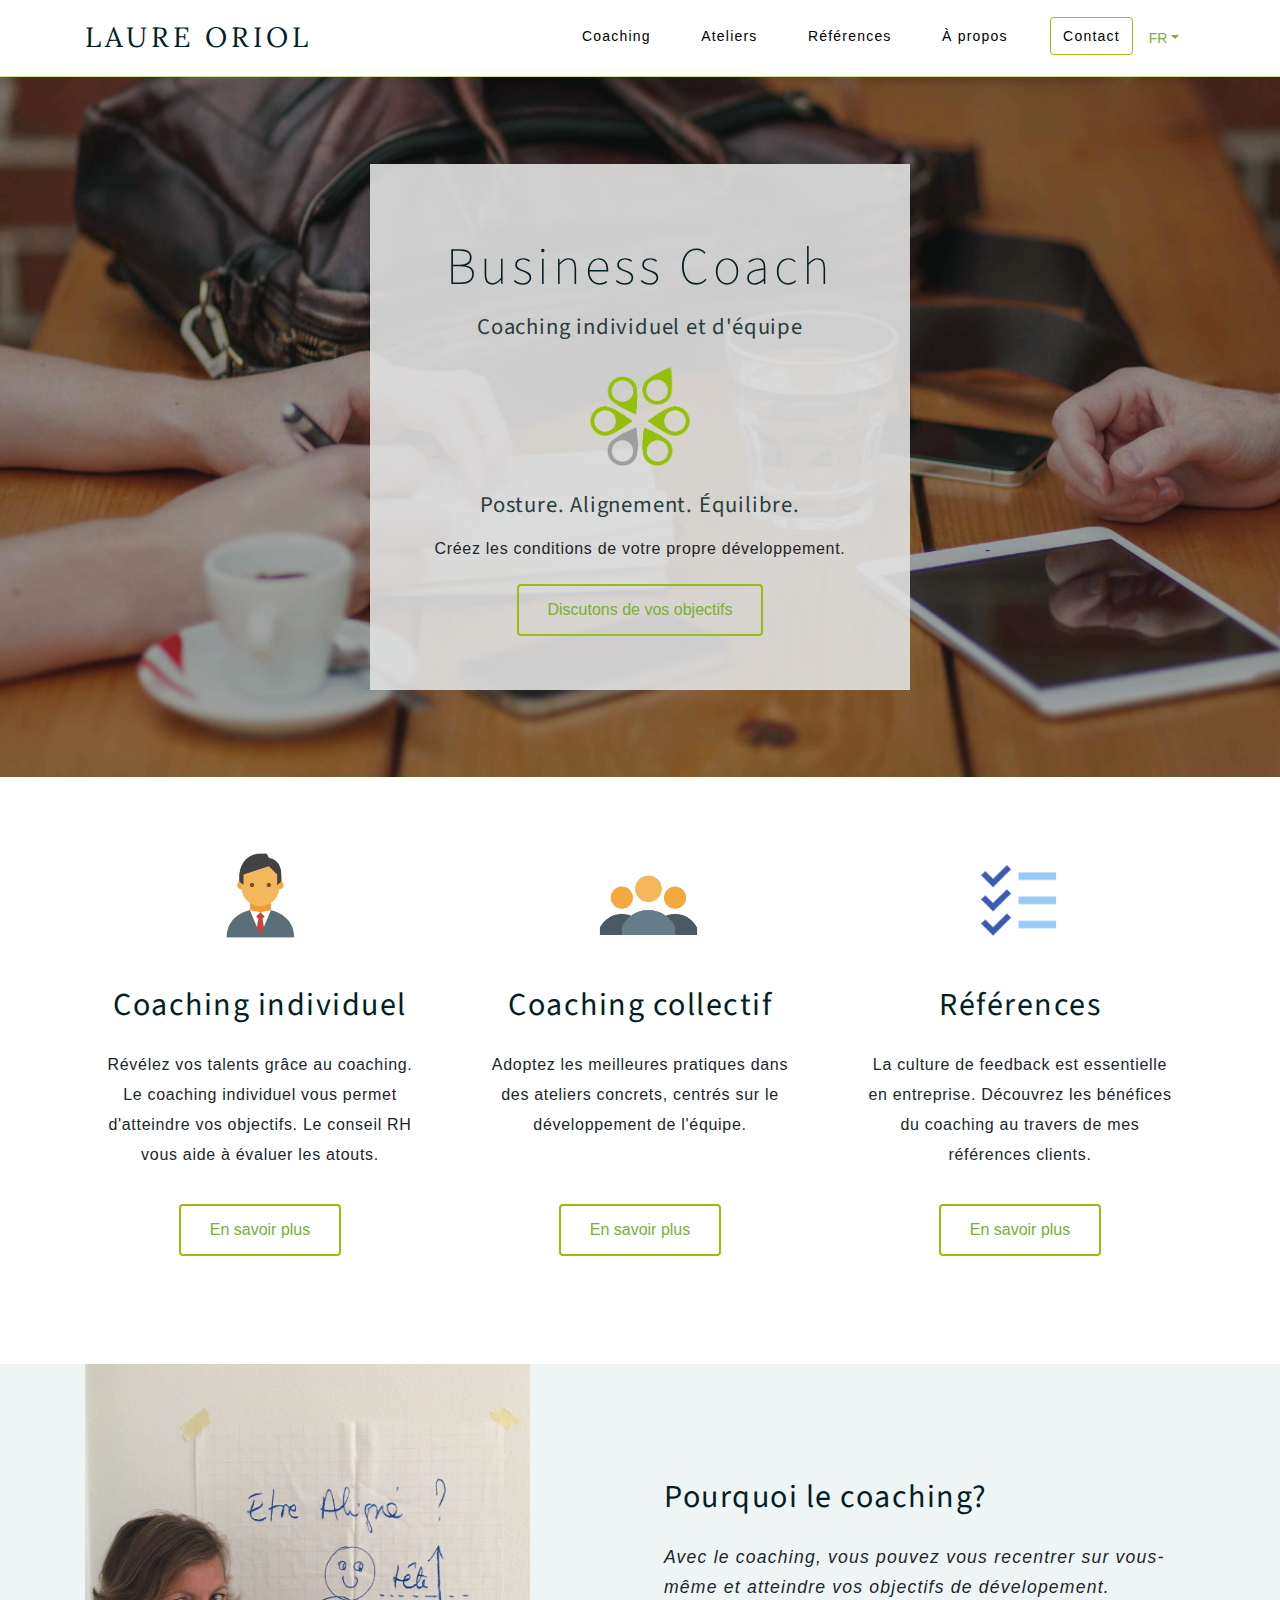
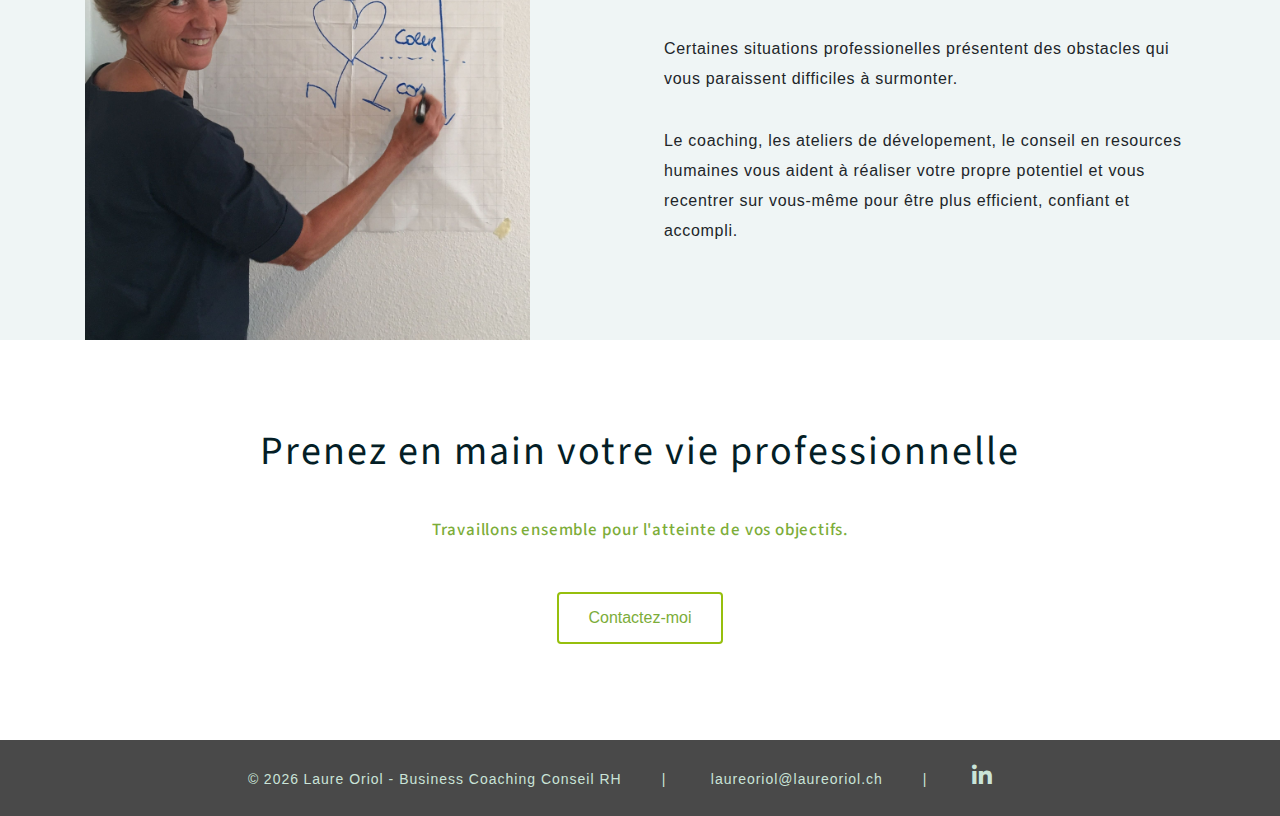
<file: index.html>
<!DOCTYPE html>
<html lang="fr">
	<head>
		<meta charset="UTF-8">
		<meta name="viewport" content="width=device-width, initial-scale=1">

		<title>Laure Oriol</title>

		<link rel="stylesheet" href="css/styles.css">
		<link rel="stylesheet" href="css/contact.css">
		<link rel="stylesheet" href="css/nav.css">
		<link rel="stylesheet" href="css/typography.css">

		<meta name="viewport" content="width=device-width, initial-scale=1">
		<link href="https://fonts.googleapis.com/css?family=Lora:400,700|Source+Sans+Pro:300,400,300i" rel="stylesheet">
		<link rel="stylesheet" href="https://use.fontawesome.com/releases/v5.8.1/css/all.css">

		<script src="js/modernizer.js"></script> 
		<script src="https://code.jquery.com/jquery-2.1.4.min.js"></script>
		<script src="js/jquery.mobile.custom.min.js"></script>
		<script src="js/footer.js"></script> 

		<!-- favicon --> 
		<link rel="apple-touch-icon" sizes="180x180" href="favicons/apple-touch-icon.png">
    <link rel="icon" type="image/png" sizes="32x32" href="favicons/favicon-32x32.png">
    <link rel="icon" type="image/png" sizes="16x16" href="favicons/favicon-16x16.png">
    <link rel="manifest" href="favicons/manifest.json">
    <link rel="mask-icon" href="favicons/safari-pinned-tab.svg" color="#5bbad5">

    <!-- bootstrap scripts -->
		<link rel="stylesheet" href="https://stackpath.bootstrapcdn.com/bootstrap/4.3.1/css/bootstrap.min.css" integrity="sha384-ggOyR0iXCbMQv3Xipma34MD+dH/1fQ784/j6cY/iJTQUOhcWr7x9JvoRxT2MZw1T" crossorigin="anonymous">
    <script src="https://code.jquery.com/jquery-3.3.1.slim.min.js" integrity="sha384-q8i/X+965DzO0rT7abK41JStQIAqVgRVzpbzo5smXKp4YfRvH+8abtTE1Pi6jizo" crossorigin="anonymous"></script>
		<script src="https://cdnjs.cloudflare.com/ajax/libs/popper.js/1.14.7/umd/popper.min.js" integrity="sha384-UO2eT0CpHqdSJQ6hJty5KVphtPhzWj9WO1clHTMGa3JDZwrnQq4sF86dIHNDz0W1" crossorigin="anonymous"></script>
		<script src="https://stackpath.bootstrapcdn.com/bootstrap/4.3.1/js/bootstrap.min.js" integrity="sha384-JjSmVgyd0p3pXB1rRibZUAYoIIy6OrQ6VrjIEaFf/nJGzIxFDsf4x0xIM+B07jRM" crossorigin="anonymous"></script>
	</head>

	<body>
		
		<!-- large nav -->
		<nav class="navbar navbar-expand-lg navbar-style navbar-light largeNav">
		  <div class="container">
		    <a class="navbar-brand name" href="index.html">Laure Oriol<span class="sr-only"> (current)</span></a>
			   <div class="collapse navbar-collapse" id="navbarsExample07">
		    	<div class="navbar-nav ml-auto">
			      <ul class="nav-links mb-0">
			        <li class="nav-item active">
			          <a class="nav-link" href="coaching.html">Coaching</a>
			        </li>
			        <li class="nav-item">
			          <a class="nav-link" href="ateliers.html">Ateliers</a>
			        </li>
			        <li class="nav-item">
			        	<a class="nav-link" href="references.html">Références</a>
			        </li>
			        <li class="nav-item">
			        	<a class="nav-link" href="about.html">À propos</a>
			        </li>
			        <li class="nav-item">
			        	<a class="nav-button" href="contact.html">Contact</a>
			        </li>
			      </ul>
			    </div>
			  </div>
		    <ul class="nav">
			    <li class="nav-item dropdown">
				    <a class="nav-link dropdown-toggle" data-toggle="dropdown" href="#" role="button" aria-haspopup="true" aria-expanded="false">FR</a>
				    <div class="dropdown-menu">
				      <a class="dropdown-item" href="en/index.html">English</a>
				    </div>
				  </li>
				</ul>
		  </div>
		</nav>


		<!-- small nav -->
		<nav class="navbar navbar-expand-lg navbar-style navbar-light smallNav">
		  <div class="container">
		    <a class="navbar-brand name" href="index.html">Laure Oriol</a>
	    	<div class="navbar-nav mr-2">
			    <ul class="nav-links mb-0">
				    <li class="nav-item dropdown links">
					    <a class="nav-link dropdown-toggle" data-toggle="dropdown" href="#" role="button" aria-haspopup="true" aria-expanded="false">Home</a>
					    <div class="dropdown-menu links">
					    	<a class="dropdown-item" href="coaching.html">Coaching</a>
					      <a class="dropdown-item" href="ateliers.html">Ateliers</a>
					      <a class="dropdown-item" href="references.html">Références</a>
					      <a class="dropdown-item" href="about.html">À propos</a>
					    </div>
					  </li>
					</ul>
				</div>
				<div class="navbar-nav mr-2">
					<ul class="nav-links mb-0">
						<li class="nav-item">
		        	<a class="nav-button" href="contact.html">Contact</a>
		        </li>
					</ul>
				</div>
				<div class="navbar-nav mr-2">
			    <ul class="nav">
				    <li class="nav-item dropdown">
					    <a class="nav-link dropdown-toggle" data-toggle="dropdown" href="#" role="button" aria-haspopup="true" aria-expanded="false">FR</a>
					    <div class="dropdown-menu languages">
					      <a class="dropdown-item" href="en/index.html">English</a>
					    </div>
					  </li>
					</ul>
				</div>
		  </div>
		</nav>


		<section>
				<div class="photo-container photo-container-homepage" style="background-image: url(images/banners/alejandro-escamilla-2.jpg)">
					<div class="photo-transparent-layer layer-height-homepage aligner">
						<div class="container center">
							<div class="row aligner-item">
								<div class="col-xs-12 col-md-10 offset-md-1 col-lg-6 offset-lg-3">
									<div class="photo-text-background photo-text-background-homepage">
										<h3 class="pt4 title mb-0">Business Coach</h3>
										<!-- <h3 class="pb3 pt1 subtitle">Coaching individuel et d'équipe</h3> -->
										<h3 class="subsubtitle pb3 pt1 mb-0">Coaching individuel et d'équipe</h3>
										<img src="images/logos/logo_laure_oriol_transparent.png" class="home-logo pb3">
										<h3 class="pb1 subsubtitle">Posture.  Alignement.  Équilibre.</h3>
										<p class="text-coaching pb-1">Créez les conditions de votre propre développement.</p>
										<!-- <div class="pb3">
											<a href="contact.html" class="button button-green-border button-title-properties">Contactez-moi</a>
										</div> -->
										<div class="pb3">
											<a href="contact.html" class="button button-green-border button-title-properties">Discutons de vos objectifs</a>
										</div>
									</div>
								</div>
							</div>
						</div>
					</div>
				</div>
		</section> 


		<!-- box title section -->
		<section class="white-section">
			<div class="container pb7">
				<div class="row pt7 center mb5">

					<div class="col-xs-12 col-md-4">
						<div class="small-logo">
							<img src="images/icons/businessman.jpg" alt="Coaching Individuel" width="100%" align="center">
						</div>
						<h2 class="h2-coaching pt4 pb2">Coaching individuel</h2>
						<p class="text-coaching h-150p pt2 mr20 ml20">Révélez vos talents grâce au coaching. Le coaching individuel vous permet d'atteindre vos objectifs. Le conseil RH vous aide à évaluer les atouts.</p>
						<div class="mobile-margin">
							<a href="coaching.html" class="button button-green-border">En savoir plus</a>
						</div>
					</div>

					<div class="col-xs-12 col-md-4">
						<div class="small-logo">
							<img src="images/icons/teamwork.jpg" alt="Coaching Individuel" width="120%" align="center" class="mt11">
						</div>
						<h2 class="h2-coaching pt4 pb2">Coaching collectif</h2>
						<p class="text-coaching h-150p pt2 mr20 ml20">Adoptez les meilleures pratiques dans des ateliers concrets, centrés sur le développement de l'équipe.</p>
						<div class="mobile-margin">
							<a href="ateliers.html" class="button button-green-border">En savoir plus</a>
						</div>
					</div>

					<div class="col-xs-12 col-md-4">
						<div class="small-logo">
							<img src="images/icons/references.jpg" alt="Coaching Individuel" width="100%" align="center" class="mt11">
						</div>
						<h2 class="h2-coaching pt4 pb2">Références</h2>
						<p class="text-coaching h-150p pt2 mr20 ml20">La culture de feedback est essentielle en entreprise. Découvrez les bénéfices du coaching au travers de mes références clients.</p>
						<div class="mobile-margin">
							<a href="references.html" class="button button-green-border">En savoir plus</a>
						</div>
					</div>

				</div>
			</div>
		</section> 


		<!-- three offers section -->
		<section class="grey-section">
			<div class="container">
				<div class="row">
					<div class="col-xs-12 col-md-5 center">
						<img class="about-photo-format" src="images/laure_oriol_photos/front_page.jpg" alt="Laure Oriol">
					</div>
					<div class="col-xs-12 col-md-6 offset-md-1 p-4">
						<h2 class="h2-coaching pt-5 mt-5 pb-4">Pourquoi le coaching?</h2>
						<p class="why-coaching-subtitle pb-3">Avec le coaching, vous pouvez vous recentrer sur vous-même et atteindre vos objectifs de dévelopement.</p>
						<p class="text-coaching pb-3">Certaines situations professionelles présentent des obstacles qui vous paraissent difficiles à surmonter.</p>
						<p class="text-coaching">Le coaching, les ateliers de dévelopement, le conseil en resources humaines vous aident à réaliser votre propre potentiel et vous recentrer sur vous-même pour être plus efficient, confiant et accompli.</p>
					</div>
				</div>
			</div>
		</section> 



		<!-- why coaching section -->
		<section class="white-section">
			<div class="container">
				<div class="row center pt7 pb7">
					<div class="col-md-12">
						<h3 class="h1-coaching">Prenez en main votre vie professionnelle</h3>
						<h3 class="contact-me-subtitle pb3">Travaillons ensemble pour l'atteinte de vos objectifs.</h3>
						<a href="contact.html" class="button button-green-border mb4">Contactez-moi</a>
					</div>
				</div>
			</div>
		</section> 


		<!-- footer -->
		<section class="white-section signature">
			<div class="container center">
				<div class="footer">
					<div class="signature-div">
						<p class="signature-text mb-0 inline">©</p>
						<p class="signature-text mb-0 inline js-update-date">2017</p>
						<p class="signature-item signature-text mb-0 inline">Laure Oriol - Business Coaching Conseil RH</p>
					</div>
					<div class="signature-div"> 
						<p class="signature-item signature-text mb-0"><a href="mailto:laureoriol@laureoriol.ch" class="links">laureoriol@laureoriol.ch</a></p>
					</div>
					<div class="signature-div">
						<a href="https://ch.linkedin.com/in/laure-oriol-78a6781" target="_blank"><i class="fab fa-linkedin-in linkedin" aria-hidden="true"></i></a>
					</div>
				</div>
			</div>
		</section>


	</body>
</html>
</file>
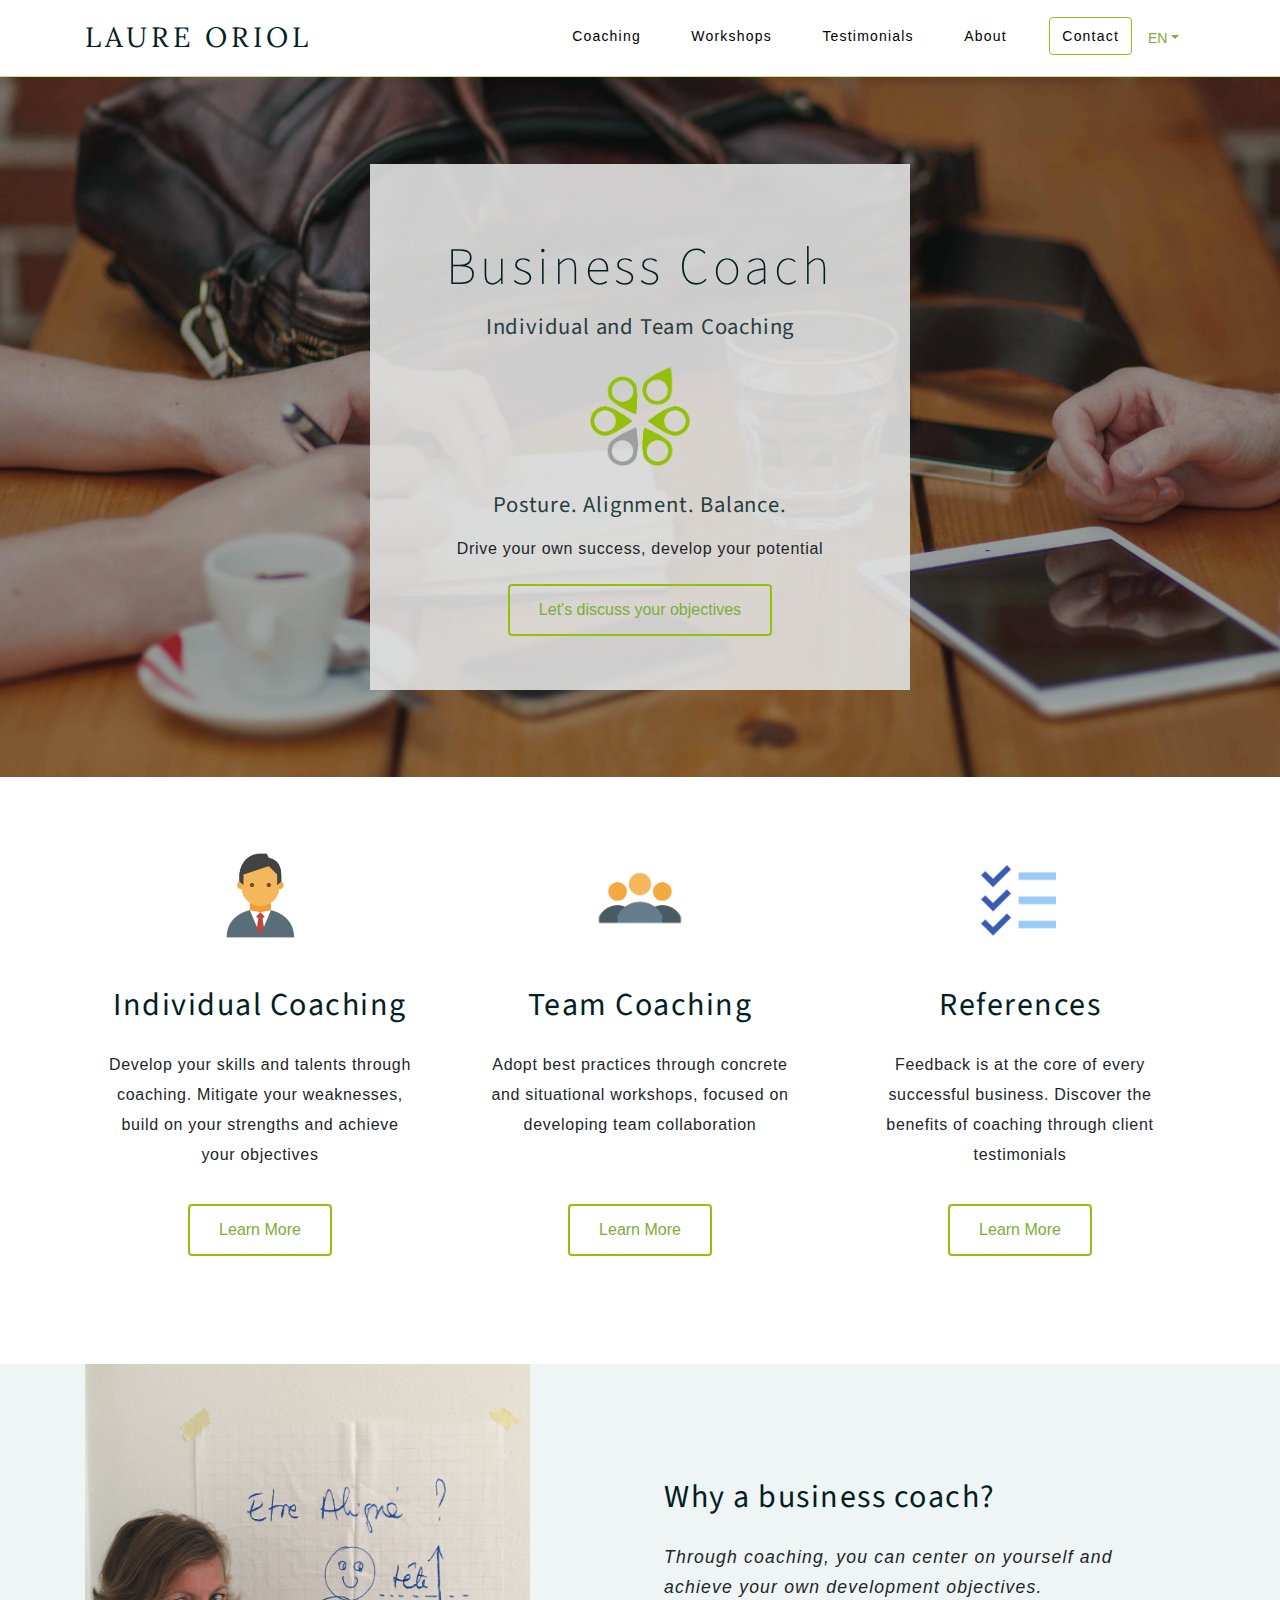
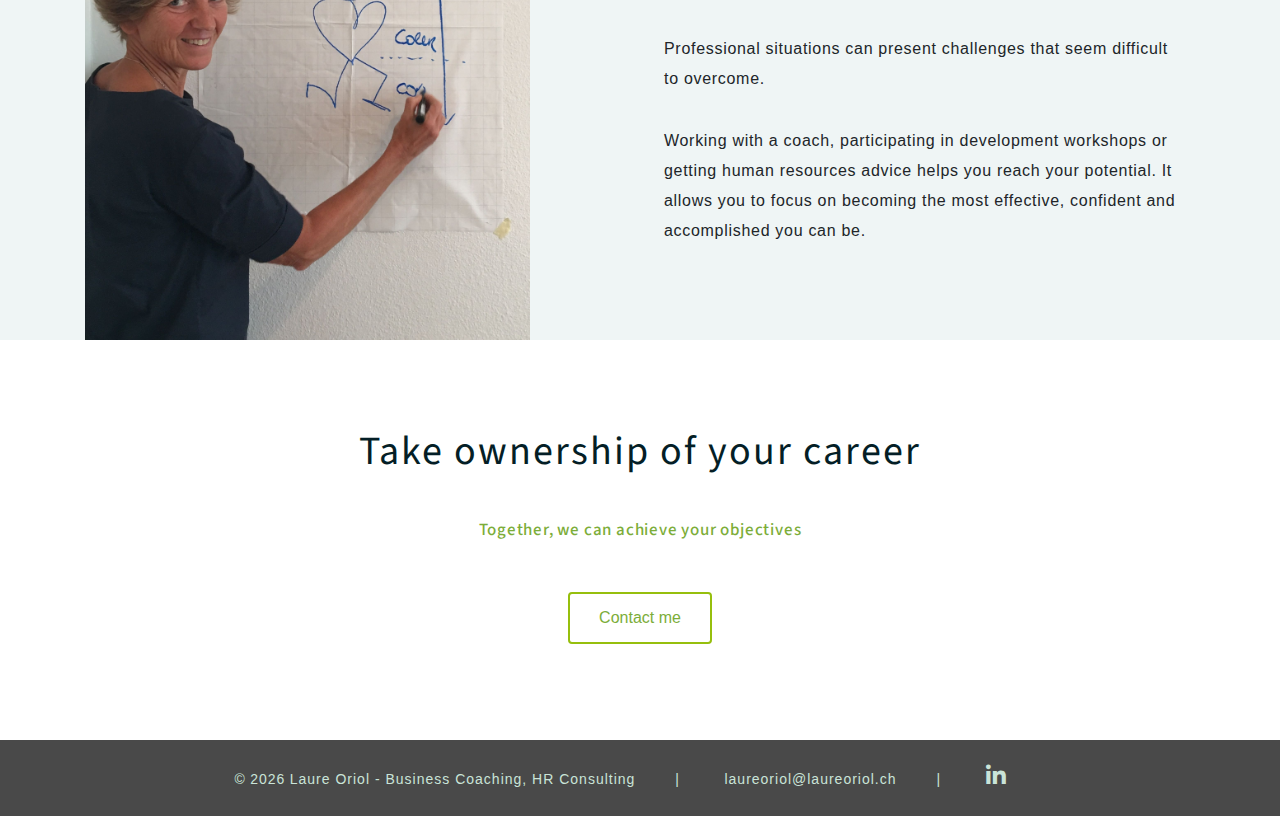
<file: en/index.html>
<!DOCTYPE html>
<html lang="en">
	<head>
		<meta charset="UTF-8">
		<meta name="viewport" content="width=device-width, initial-scale=1">

		<title>Laure Oriol</title>

		<link rel="stylesheet" href="../css/styles.css">
		<link rel="stylesheet" href="../css/contact.css">
		<link rel="stylesheet" href="../css/nav.css">
		<link rel="stylesheet" href="../css/typography.css">

		<meta name="viewport" content="width=device-width, initial-scale=1">
		<link href="https://fonts.googleapis.com/css?family=Lora:400,700|Source+Sans+Pro:300,400,300i" rel="stylesheet">
		<link rel="stylesheet" href="https://use.fontawesome.com/releases/v5.8.1/css/all.css">

		<script src="../js/modernizer.js"></script> 
		<script src="https://code.jquery.com/jquery-2.1.4.min.js"></script>
		<script src="../js/jquery.mobile.custom.min.js"></script>
		<script src="../js/footer.js"></script> 

		<!-- favicon --> 
		<link rel="apple-touch-icon" sizes="180x180" href="../favicons/apple-touch-icon.png">
    <link rel="icon" type="image/png" sizes="32x32" href="../favicons/favicon-32x32.png">
    <link rel="icon" type="image/png" sizes="16x16" href="../favicons/favicon-16x16.png">
    <link rel="manifest" href="../favicons/manifest.json">
    <link rel="mask-icon" href="../favicons/safari-pinned-tab.svg" color="#5bbad5">

    <!-- bootstrap scripts -->
		<link rel="stylesheet" href="https://stackpath.bootstrapcdn.com/bootstrap/4.3.1/css/bootstrap.min.css" integrity="sha384-ggOyR0iXCbMQv3Xipma34MD+dH/1fQ784/j6cY/iJTQUOhcWr7x9JvoRxT2MZw1T" crossorigin="anonymous">
    <script src="https://code.jquery.com/jquery-3.3.1.slim.min.js" integrity="sha384-q8i/X+965DzO0rT7abK41JStQIAqVgRVzpbzo5smXKp4YfRvH+8abtTE1Pi6jizo" crossorigin="anonymous"></script>
		<script src="https://cdnjs.cloudflare.com/ajax/libs/popper.js/1.14.7/umd/popper.min.js" integrity="sha384-UO2eT0CpHqdSJQ6hJty5KVphtPhzWj9WO1clHTMGa3JDZwrnQq4sF86dIHNDz0W1" crossorigin="anonymous"></script>
		<script src="https://stackpath.bootstrapcdn.com/bootstrap/4.3.1/js/bootstrap.min.js" integrity="sha384-JjSmVgyd0p3pXB1rRibZUAYoIIy6OrQ6VrjIEaFf/nJGzIxFDsf4x0xIM+B07jRM" crossorigin="anonymous"></script>

	</head>

	<body>
		
		<!-- large nav -->
		<nav class="navbar navbar-expand-lg navbar-style navbar-light largeNav">
		  <div class="container">
		    <a class="navbar-brand name" href="index.html">Laure Oriol<span class="sr-only">(current)</span></a>
			   <div class="collapse navbar-collapse" id="navbarsExample07">
		    	<div class="navbar-nav ml-auto">
			      <ul class="nav-links mb-0">
			        <li class="nav-item active">
			          <a class="nav-link" href="coaching.html">Coaching</a>
			        </li>
			        <li class="nav-item">
			          <a class="nav-link" href="workshops.html">Workshops</a>
			        </li>
			        <li class="nav-item">
			        	<a class="nav-link" href="testimonials.html">Testimonials</a>
			        </li>
			        <li class="nav-item">
			        	<a class="nav-link" href="about.html">About</a>
			        </li>
			        <li class="nav-item">
			        	<a class="nav-button" href="contact.html">Contact</a>
			        </li>
			      </ul>
			    </div>
			  </div>
		    <ul class="nav">
			    <li class="nav-item dropdown">
				    <a class="nav-link dropdown-toggle" data-toggle="dropdown" href="#" role="button" aria-haspopup="true" aria-expanded="false">EN</a>
				    <div class="dropdown-menu">
				      <a class="dropdown-item" href="../index.html">Français</a>
				    </div>
				  </li>
				</ul>
		  </div>
		</nav>


		<!-- small nav -->
		<nav class="navbar navbar-expand-lg navbar-style navbar-light smallNav">
		  <div class="container">
		    <a class="navbar-brand name" href="index.html">Laure Oriol</a>
	    	<div class="navbar-nav mr-2">
			    <ul class="nav-links mb-0">
				    <li class="nav-item dropdown links">
					    <a class="nav-link dropdown-toggle" data-toggle="dropdown" href="#" role="button" aria-haspopup="true" aria-expanded="false">Home</a>
					    <div class="dropdown-menu links">
					    	<a class="dropdown-item" href="coaching.html">Coaching</a>
					      <a class="dropdown-item" href="workshops.html">Workshops</a>
					      <a class="dropdown-item" href="testimonials.html">Testimonials</a>
					      <a class="dropdown-item" href="about.html">About</a>
					    </div>
					  </li>
					</ul>
				</div>
				<div class="navbar-nav mr-2">
					<ul class="nav-links mb-0">
						<li class="nav-item">
		        	<a class="nav-button" href="contact.html">Contact</a>
		        </li>
					</ul>
				</div>
				<div class="navbar-nav mr-2">
			    <ul class="nav">
				    <li class="nav-item dropdown">
					    <a class="nav-link dropdown-toggle" data-toggle="dropdown" href="#" role="button" aria-haspopup="true" aria-expanded="false">EN</a>
					    <div class="dropdown-menu languages">
					      <a class="dropdown-item" href="../index.html">Français</a>
					    </div>
					  </li>
					</ul>
				</div>
		  </div>
		</nav>


		<section>
				<div class="photo-container photo-container-homepage" style="background-image: url(../images/banners/alejandro-escamilla-2.jpg)">
					<div class="photo-transparent-layer layer-height-homepage aligner">
						<div class="container center">
							<div class="row aligner-item">
								<div class="col-xs-12 col-md-10 offset-md-1 col-lg-6 offset-lg-3">
									<div class="photo-text-background photo-text-background-homepage">
										<h3 class="pt4 title mb-0">Business Coach</h3>
										<h3 class="subsubtitle pb3 pt1 mb-0">Individual and Team Coaching</h3>
										<img src="../images/logos/logo_laure_oriol_transparent.png" class="home-logo pb3">
										<h3 class="pb1 subsubtitle">Posture.  Alignment.  Balance.</h3>
<!-- 										<p class="text-coaching pb3">Create the conditions of your own development</p>
 -->								<p class="text-coaching pb-1">Drive your own success, develop your potential</p>
										<div class="pb3">
											<a href="contact.html" class="button button-green-border button-title-properties">Let's discuss your objectives</a>
										</div>
									</div>
								</div>
							</div>
						</div>
					</div>
				</div>
		</section> 

		<!-- box title section -->
		<section class="white-section">
			<div class="container pb7">
				<div class="row pt7 center mb5">
					
					<div class="col-xs-12 col-md-4">
						<div class="small-logo">
							<img src="../images/icons/businessman.jpg" alt="Individual Coaching" width="100%" align="center">
						</div>
						<h2 class="h2-coaching pt4 pb2">Individual Coaching</h2>
						<p class="text-coaching h-150p pt2 mr20 ml20">Develop your skills and talents through coaching. Mitigate your weaknesses, build on your strengths and achieve your objectives</p>
						<div class="mobile-margin">
							<a href="coaching.html" class="button button-green-border">Learn More</a>
						</div>
					</div>

					<div class="col-xs-12 col-md-4">
						<div class="small-logo">
							<img src="../images/icons/teamwork.jpg" alt="Team Coaching" width="100%" align="center" class="mt11">
						</div>
						<h2 class="h2-coaching pt4 pb2">Team Coaching</h2>
						<p class="text-coaching h-150p pt2 mr20 ml20">Adopt best practices through concrete and situational workshops, focused on developing team collaboration</p>
						<div class="mobile-margin">
							<a href="ateliers.html" class="button button-green-border">Learn More</a>
						</div>
					</div>

					<div class="col-xs-12 col-md-4">
						<div class="small-logo">
							<img src="../images/icons/references.jpg" alt="HR Consulting" width="100%" align="center" class="mt11">
						</div>
						<h2 class="h2-coaching pt4 pb2">References</h2>
						<p class="text-coaching h-150p pt2 mr20 ml20">Feedback is at the core of every successful business. Discover the benefits of coaching through client testimonials</p>
						<div class="mobile-margin">
							<a href="references.html" class="button button-green-border">Learn More</a>
						</div>
					</div>
				</div>
			</div>
		</section> 


		<!-- three offers section -->
		<section class="grey-section">
			<div class="container">
				<div class="row">
					<div class="col-xs-12 col-md-5 center">
						<img class="about-photo-format" src="../images/laure_oriol_photos/front_page.jpg" alt="Laure Oriol">
					</div>
					<div class="col-xs-12 col-md-6 offset-md-1 p-4">
						<h2 class="h2-coaching pt-5 mt-5 pb-4">Why a business coach?</h2>
						<p class="why-coaching-subtitle pb-3">Through coaching, you can center on yourself and achieve your own development objectives.</p>
						<p class="text-coaching pb-3">Professional situations can present challenges that seem difficult to overcome.</p>
						<p class="text-coaching pb-3">Working with a coach, participating in development workshops or getting human resources advice helps you reach your potential. It allows you to focus on becoming the most effective, confident and accomplished you can be.</p>
					</div>
				</div>
			</div>
		</section> 


		<!-- why coaching section -->
		<section class="white-section">
			<div class="container">
				<div class="row center pt7 pb7">
					<div class="col-md-12">
						<h3 class="h1-coaching">Take ownership of your career</h3>
						<h3 class="contact-me-subtitle pb3">Together, we can achieve your objectives</h3>
						<a href="contact.html" class="button button-green-border mb4">Contact me</a>
					</div>
				</div>
			</div>
		</section> <!-- contactez-moi section -->
		
		<!-- footer -->
		<section class="white-section signature">
			<div class="container center">
				<div class="footer">
					<div class="signature-div">
						<p class="signature-text mb-0 inline">©</p>
						<p class="signature-text mb-0 inline js-update-date">2017</p>
						<p class="signature-item signature-text mb-0 inline">Laure Oriol - Business Coaching, HR Consulting</p>
					</div>
					<div class="signature-div"> 
						<p class="signature-item signature-text mb-0"><a href="mailto:laureoriol@laureoriol.ch" class="links">laureoriol@laureoriol.ch</a></p>
					</div>
					<div class="signature-div">
						<a href="https://ch.linkedin.com/in/laure-oriol-78a6781" target="_blank"><i class="fab fa-linkedin-in linkedin" aria-hidden="true"></i></a>
					</div>
				</div>
			</div>
		</section>

	</body>

</html>
</file>
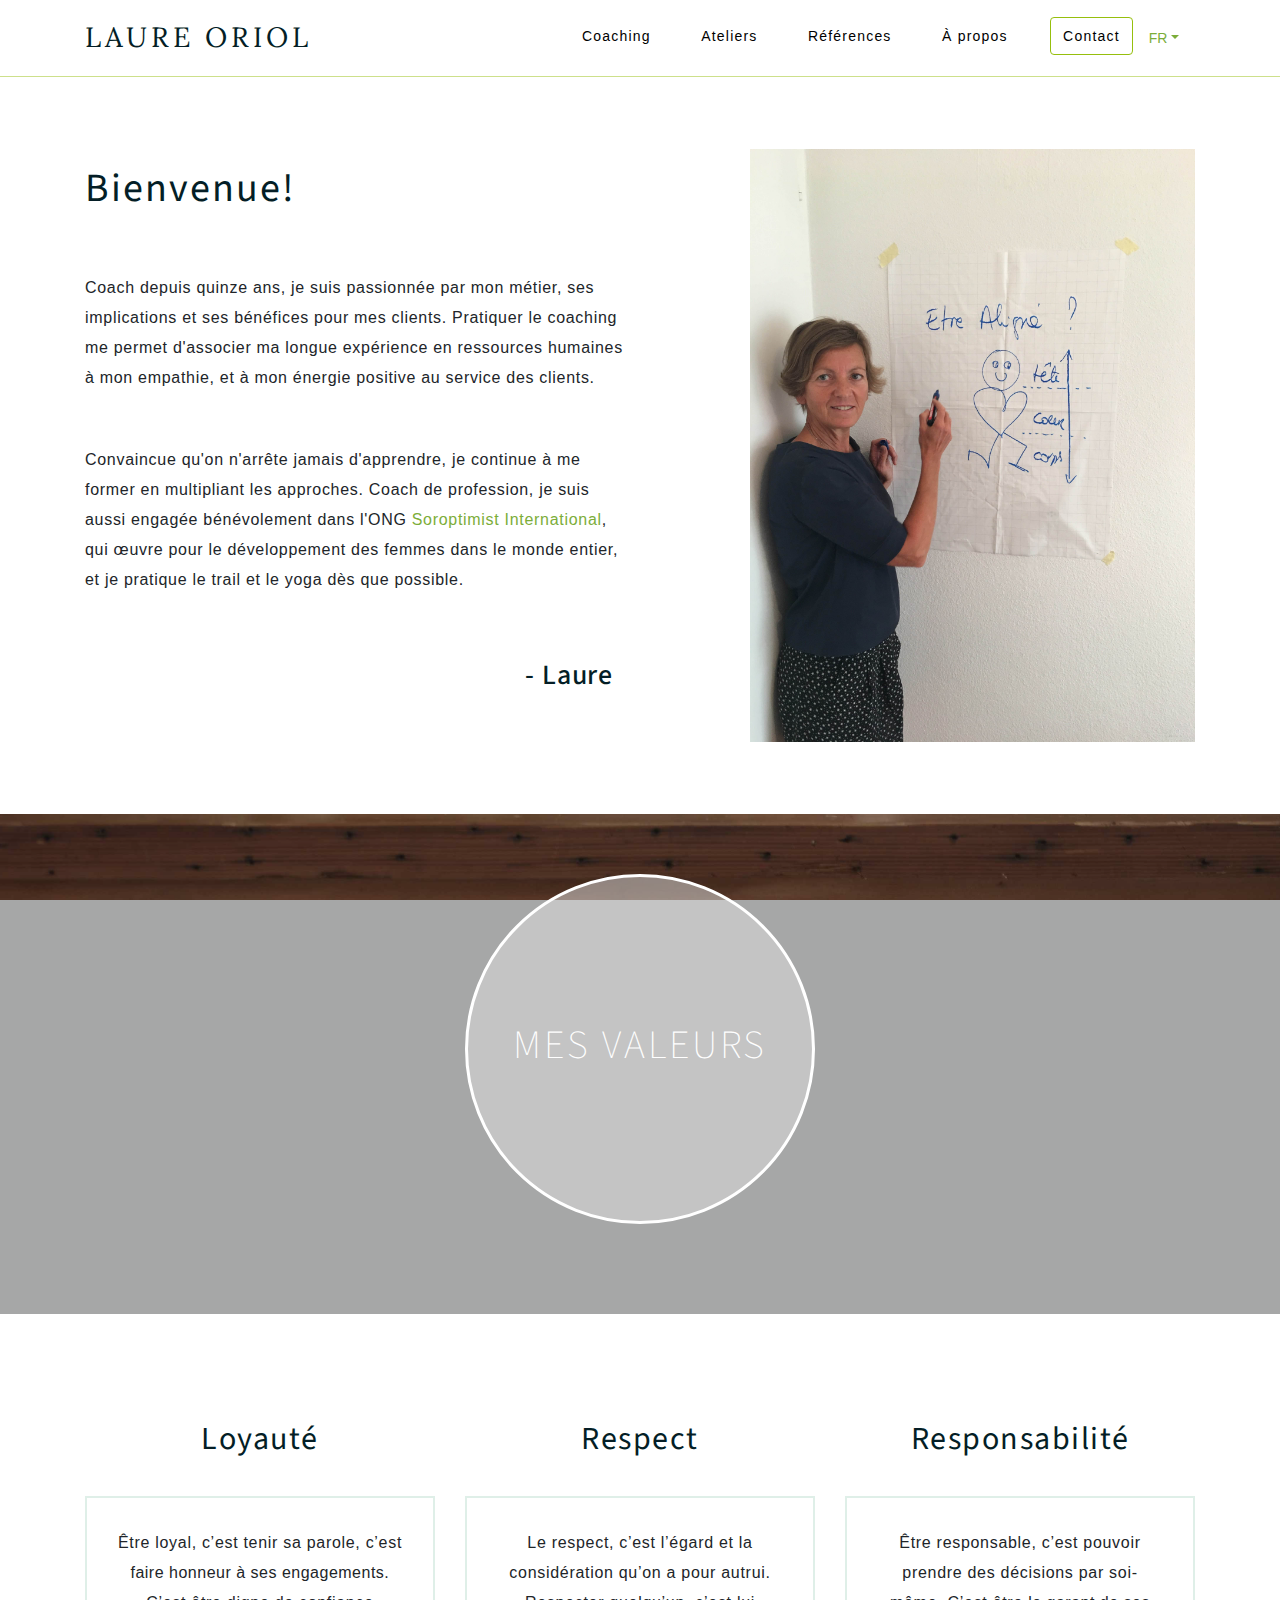
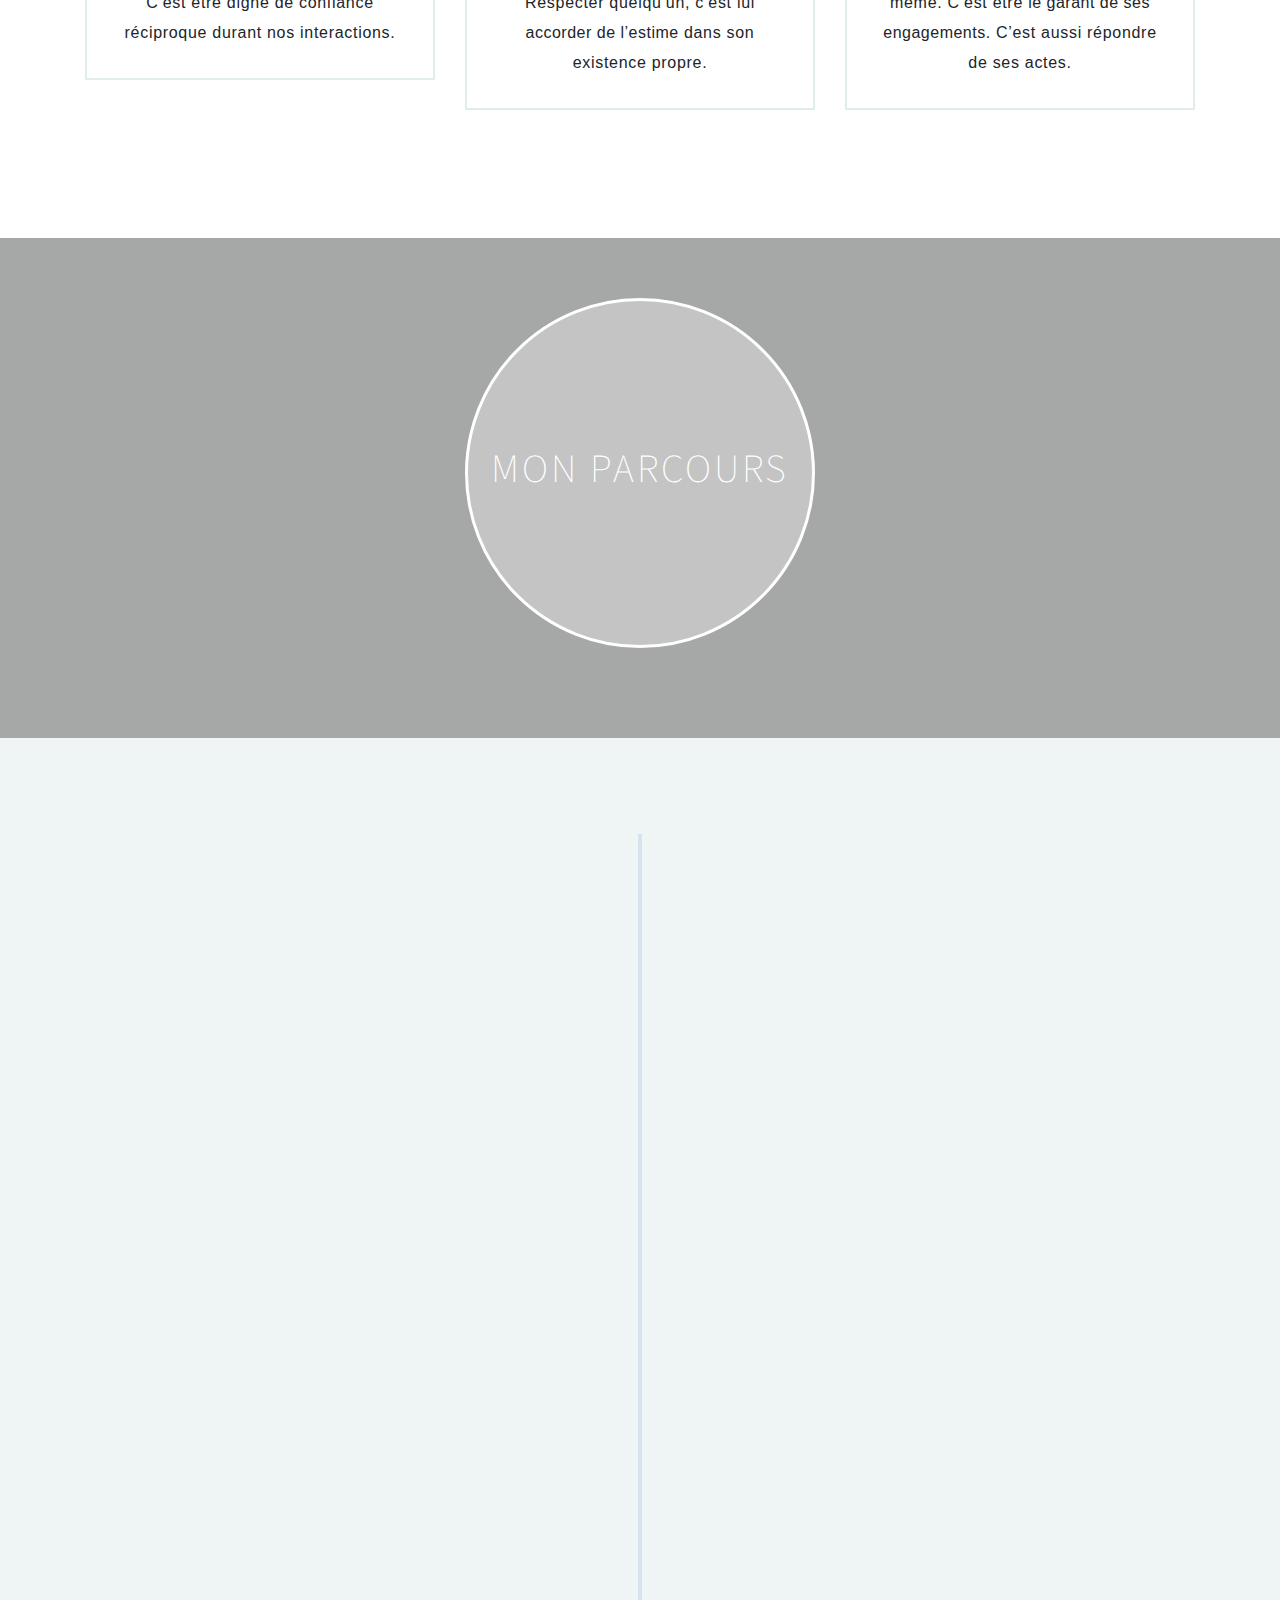
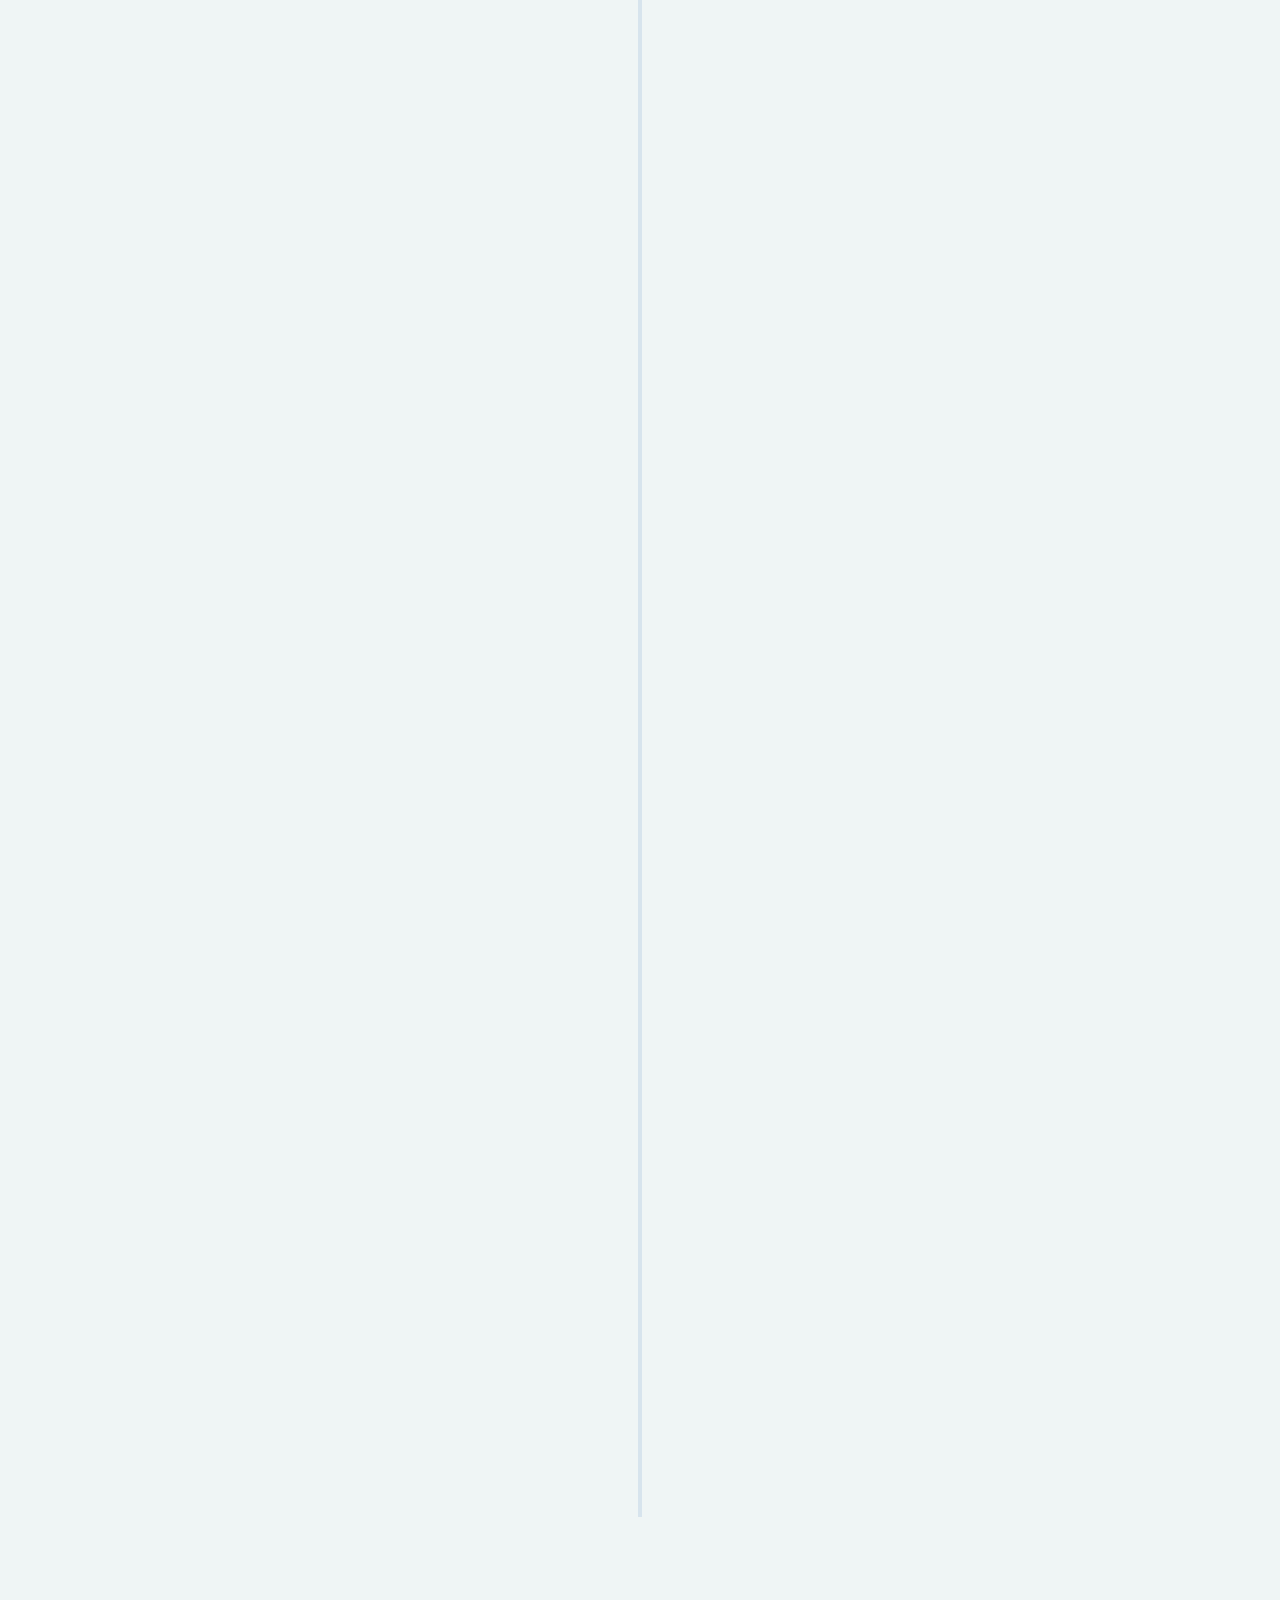
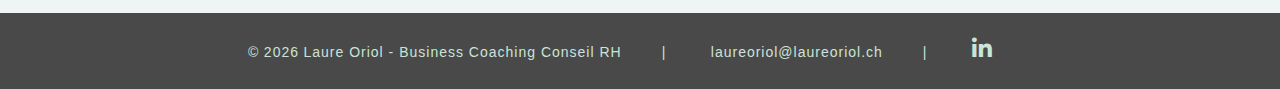
<file: about.html>
<!DOCTYPE html>
<html lang="fr">
	<head>
		<meta charset="UTF-8">
		<meta name="viewport" content="width=device-width, initial-scale=1">

		<title>À propos</title>

		<link rel="stylesheet" href="css/about.css">
		<link rel="stylesheet" href="css/styles.css">
		<link rel="stylesheet" href="css/nav.css">
		<link rel="stylesheet" href="css/typography.css">
		
		<meta name="viewport" content="width=device-width, initial-scale=1">
		<link href="https://fonts.googleapis.com/css?family=Lora:400,700|Source+Sans+Pro:300,400,500,300i" rel="stylesheet">
		<link rel="stylesheet" href="https://use.fontawesome.com/releases/v5.8.1/css/all.css">

		<script src="js/modernizer.js"></script>
		<script src="https://code.jquery.com/jquery-2.1.4.min.js"></script>
		<!-- <script src="js/jquery-2.1.4.js"></script> -->
		<script src="js/jquery.mobile.custom.min.js"></script>
		<script src="js/footer.js"></script> 
		<script src="js/main.js"></script> 


		<link rel="apple-touch-icon" sizes="180x180" href="favicons/apple-touch-icon.png">
    <link rel="icon" type="image/png" sizes="32x32" href="favicons/favicon-32x32.png">
    <link rel="icon" type="image/png" sizes="16x16" href="favicons/favicon-16x16.png">
    <link rel="manifest" href="favicons/manifest.json">
    <link rel="mask-icon" href="favicons/safari-pinned-tab.svg" color="#5bbad5">

    <!-- bootstrap scripts -->
		<link rel="stylesheet" href="https://stackpath.bootstrapcdn.com/bootstrap/4.3.1/css/bootstrap.min.css" integrity="sha384-ggOyR0iXCbMQv3Xipma34MD+dH/1fQ784/j6cY/iJTQUOhcWr7x9JvoRxT2MZw1T" crossorigin="anonymous">
    <script src="https://code.jquery.com/jquery-3.3.1.slim.min.js" integrity="sha384-q8i/X+965DzO0rT7abK41JStQIAqVgRVzpbzo5smXKp4YfRvH+8abtTE1Pi6jizo" crossorigin="anonymous"></script>
		<script src="https://cdnjs.cloudflare.com/ajax/libs/popper.js/1.14.7/umd/popper.min.js" integrity="sha384-UO2eT0CpHqdSJQ6hJty5KVphtPhzWj9WO1clHTMGa3JDZwrnQq4sF86dIHNDz0W1" crossorigin="anonymous"></script>
		<script src="https://stackpath.bootstrapcdn.com/bootstrap/4.3.1/js/bootstrap.min.js" integrity="sha384-JjSmVgyd0p3pXB1rRibZUAYoIIy6OrQ6VrjIEaFf/nJGzIxFDsf4x0xIM+B07jRM" crossorigin="anonymous"></script>

	</head>

	<body>

		<!-- large nav -->
		<nav class="navbar navbar-expand-lg navbar-style navbar-light largeNav">
		  <div class="container">
		    <a class="navbar-brand name" href="index.html">Laure Oriol</a>
			   <div class="collapse navbar-collapse" id="navbarsExample07">
		    	<div class="navbar-nav ml-auto">
			      <ul class="nav-links mb-0">
			        <li class="nav-item active">
			          <a class="nav-link" href="coaching.html">Coaching</a>
			        </li>
			        <li class="nav-item">
			          <a class="nav-link" href="ateliers.html">Ateliers</a>
			        </li>
			        <li class="nav-item">
			        	<a class="nav-link" href="references.html">Références</a>
			        </li>
			        <li class="nav-item">
			        	<a class="nav-link" href="about.html">À propos<span class="sr-only">(current)</span></a>
			        </li>
			        <li class="nav-item">
			        	<a class="nav-button" href="contact.html">Contact</a>
			        </li>
			      </ul>
			    </div>
			  </div>
		    <ul class="nav">
			    <li class="nav-item dropdown">
				    <a class="nav-link dropdown-toggle" data-toggle="dropdown" href="#" role="button" aria-haspopup="true" aria-expanded="false">FR</a>
				    <div class="dropdown-menu">
				      <a class="dropdown-item" href="en/about.html">English</a>
				    </div>
				  </li>
				</ul>
		  </div>
		</nav>


		<!-- small nav -->
		<nav class="navbar navbar-expand-lg navbar-style navbar-light smallNav">
		  <div class="container">
		    <a class="navbar-brand name" href="index.html">Laure Oriol</a>
	    	<div class="navbar-nav mr-2">
			    <ul class="nav-links mb-0">
				    <li class="nav-item dropdown links">
					    <a class="nav-link dropdown-toggle" data-toggle="dropdown" href="#" role="button" aria-haspopup="true" aria-expanded="false">À Propos</a>
					    <div class="dropdown-menu links">
					    	<a class="dropdown-item" href="coaching.html">Coaching</a>
					      <a class="dropdown-item" href="ateliers.html">Ateliers</a>
					      <a class="dropdown-item" href="references.html">Références</a>
					    </div>
					  </li>
					</ul>
				</div>
				<div class="navbar-nav mr-2">
					<ul class="nav-links mb-0">
						<li class="nav-item">
		        	<a class="nav-button" href="contact.html">Contact</a>
		        </li>
					</ul>
				</div>
				<div class="navbar-nav mr-2">
			    <ul class="nav">
				    <li class="nav-item dropdown">
					    <a class="nav-link dropdown-toggle" data-toggle="dropdown" href="#" role="button" aria-haspopup="true" aria-expanded="false">FR</a>
					    <div class="dropdown-menu languages">
					      <a class="dropdown-item" href="en/about.html">English</a>
					    </div>
					  </li>
					</ul>
				</div>
		  </div>
		</nav>


		<!-- text and picture section -->
		<section class="white-section">
			<div class="container">
				<div class="row pb7 pt7">
					<div class="col-xs-12 col-md-12 col-lg-6 pl3 pr6">
							<div>
								<h2 class="pb4 h1-coaching">Bienvenue!</h2>
								<p class="text-coaching pb4">Coach depuis quinze ans, je suis passionnée par mon métier, ses implications et ses bénéfices pour mes clients. Pratiquer le coaching me permet d'associer ma longue expérience en ressources humaines à mon empathie, et à mon énergie positive au service des clients.</p>
								<p class="text-coaching">Convaincue qu'on n'arrête jamais d'apprendre, je continue à me former en multipliant les approches. Coach de profession, je suis aussi engagée bénévolement dans l'ONG <a href="http://soroptimist-nyon.ch/">Soroptimist International</a>, qui œuvre pour le développement des femmes dans le monde entier, et je pratique le trail et le yoga dès que possible.</p>
							</div>
							<div class="h3-coaching right-align pt5 pr2 mb6">
								<h3>- Laure</h3>
							</div>
					</div>
					<div class="col-xs-12 col-md-12 offset-lg-1 col-lg-5">
						<img src="images/laure_oriol_photos/about-laure.jpg" alt="Laure Oriol" class="about-photo-format">
					</div>
				</div>
			</div>
		</section>


		<!-- photo banner section-->
		<section>	
			<div class="photo-container" style="background-image: url(images/banners/kaufmann-mercantile-290705.jpg)">
				<div class="photo-transparent-layer layer-height">
					<div class="center aligner">
						<div class="container">
							<div class="row pt6 aligner-item">
								<div class="photo-text-background photo-text-background-general aligner">
									<div class="photo-text aligner-item">
										<h3 class="header pb4 pt2">MES VALEURS</h3>
									</div>
								</div>	
							</div>		
						</div>
					</div>
				</div>
			</div>
		</section>


		<!-- values text section -->
		<section>
			<div class="container pb2 pt2">
				<div class="row pb9 pt9">
					<div class="col-xs-12 col-md-4 col-lg-4 center">
						<h2 class="h2-coaching pb4">Loyauté</h2>
						<p class="text-coaching box-values">Être loyal, c’est tenir sa parole, c’est <strong>faire honneur à ses engagements</strong>. C’est être digne de confiance réciproque durant nos interactions.</p>
					</div>
					<div class="col-xs-12 col-md-4 col-lg-4 center">
						<h2 class="h2-coaching pb4 value-title">Respect</h2>
						<p class="text-coaching box-values">Le respect, c’est l’égard et la considération qu’on a pour autrui. Respecter quelqu’un, c’est lui <strong>accorder de l’estime</strong> dans son existence propre.</p>
					</div>
					<div class="col-xs-12 col-md-4 col-lg-4 center">
						<h2 class="h2-coaching pb4 value-title">Responsabilité</h2>
						<p class="text-coaching box-values">Être responsable, c’est pouvoir prendre des décisions par soi-même. C’est être <strong>le garant de ses engagements</strong>. C’est aussi répondre de ses actes.</p>
					</div>
				</div>
			</div>
		</section>


		<!-- photo banner section -->
		<section>	
			<div class="photo-container" style="background-image: url(images/banners/timeline_image.jpg)">
				<div class="photo-transparent-layer layer-height">
					<div class="center aligner">
						<div class="container">
							<div class="row pt6 aligner-item">
								<div class="photo-text-background photo-text-background-general">
									<div class="photo-text aligner-item">
										<h3 class="header pb4 pt2">MON PARCOURS</h3>
									</div>
								</div>				
							</div>
						</div>
					</div>
				</div>
			</div>
		</section>


		<!-- timeline -->
		<section class="grey-section pt5 pb5">
			<section id="cd-timeline" class="cd-container">

				<div class="cd-timeline-block">
					<div class="cd-timeline-img cd-picture aligner">
						<i class="fa fa-graduation-cap fa-2x" aria-hidden="true"></i>
					</div>

					<div class="cd-timeline-content">
						<h2 class="h3-coaching">Neuro-management Niveau II</h2>
						<p class="small">Lausanne, Suisse</p>
						<p class="text-coaching">Formation Neuro-management chez <a href="http://www.detoxandgrow.com/">Detox and Grow</a>, avec Chantal Van der Vorst</p>
						<span class="cd-date">2018</span>
					</div>
				</div> <!-- timeline block -->
				
				<div class="cd-timeline-block">
					<div class="cd-timeline-img cd-picture aligner">
						<i class="fa fa-graduation-cap fa-2x" aria-hidden="true"></i>
					</div>

					<div class="cd-timeline-content">
						<h2 class="h3-coaching">Coaching et Conscience Certificat</h2>
						<p class="small">Genève, Suisse</p>
						<p class="text-coaching">Formation Coaching et Conscience chez <a href="http://www.wakan-sib.com/">Wakan</a></p>
						<span class="cd-date">2016</span>
					</div>
				</div> <!-- timeline block -->

				<div class="cd-timeline-block">
					<div class="cd-timeline-img cd-picture aligner">
						<i class="fa fa-graduation-cap fa-2x" aria-hidden="true"></i>
					</div>

					<div class="cd-timeline-content">
						<h2 class="h3-coaching">Certification Success Insights</h2>
						<p class="small">Lyon, France</p>
						<p class="text-coaching">Formation chez <a href="https://www.ttisuccessinsights.com/">TTI Success Insights France</a></p>
						<span class="cd-date">2015</span>
					</div>
				</div> <!-- timeline block -->

				<div class="cd-timeline-block">
					<div class="cd-timeline-img cd-picture aligner">
						<i class="fa fa-graduation-cap fa-2x" aria-hidden="true"></i>
					</div>

					<div class="cd-timeline-content">
						<h2 class="h3-coaching">Formation neuro-cognitive et comportementale Niveau I</h2>
						<p class="small">Morges, Suisse</p>
						<p class="text-coaching">Formation à l'Approche Neuro-Cognitive et Comportementale chez <a href="https://fr.neurocognitivism.be/" target="_blank">INC - Insitute of NeuroCognitivism</a>, Bruxelles, Belgique</p>
						<span class="cd-date">2013-2014</span>
					</div>
				</div> <!-- timeline block -->

				<div class="cd-timeline-block">
					<div class="cd-timeline-img cd-picture aligner">
						<i class="fa fa-graduation-cap fa-2x" aria-hidden="true"></i>
					</div>

					<div class="cd-timeline-content">
						<h2 class="h3-coaching">Représentation systémique d'entreprise</h2>
						<p class="small">Genève, Suisse</p>
						<p class="text-coaching">Formation sur la représentation systémique d'entreprise chez <a href="http://www.wakan-sib.com/" target="_blank">Wakan</a></p>
						<span class="cd-date">2011-2012</span>
					</div>
				</div> <!-- timeline block -->

				<div class="cd-timeline-block">
					<div class="cd-timeline-img cd-picture aligner">
						<i class="fa fa-graduation-cap fa-2x" aria-hidden="true"></i>
					</div>

					<div class="cd-timeline-content">
						<h2 class="h3-coaching">Master en Coaching et Communication</h2>
						<p class="small">Genève, Suisse</p>
						<p class="text-coaching">Certification IDC de Master Coach - <a href="http://www.idc-coaching.com/" target="_blank">Institut de Coaching SA</a></p>
						<span class="cd-date">2007</span>
					</div>
				</div> <!-- timeline block -->

				<div class="cd-timeline-block">
					<div class="cd-timeline-img cd-picture aligner">
						<i class="fa fa-graduation-cap fa-2x" aria-hidden="true"></i>
					</div>

					<div class="cd-timeline-content">
						<h2 class="h3-coaching">Empowerment Coaching</h2>
						<p class="small">Fribourg, Suisse</p>
						<p class="text-coaching">Formation chez <a href="http://www.alc.ch/" target="_blank">ALC - Académie de Langues et de Communication</a></p>
						<span class="cd-date">2004</span>
					</div>
				</div> <!-- timeline block -->

				<div class="cd-timeline-block">
					<div class="cd-timeline-img cd-picture aligner">
						<i class="fa fa-graduation-cap fa-2x" aria-hidden="true"></i>
					</div>

					<div class="cd-timeline-content">
						<h2 class="h3-coaching">CAS Gestion Des Ressources Humaines</h2>
						<p class="small">Genève, Suisse</p>
						<p class="text-coaching"><a href="https://www.unige.ch/" target="_blank">HEC Genève</a></p>
						<span class="cd-date">2002</span>
					</div>
				</div> <!-- timeline block -->

				<div class="cd-timeline-block">
					<div class="cd-timeline-img cd-picture aligner">
						<i class="fa fa-graduation-cap fa-2x" aria-hidden="true"></i>
					</div>

					<div class="cd-timeline-content">
						<h2 class="h3-coaching">Master d'Urbaniste</h2>
						<p class="small">Paris, France</p>
						<p class="text-coaching"><a href="http://www.enpc.fr/" target="_blank">Ecole Nationale des Ponts et Chaussées</a></p>
						<span class="cd-date">1986</span>
					</div>
				</div> <!-- timeline block -->

			</section>
		</section>


		<!-- footer -->
		<section class="white-section signature">
			<div class="container center">
				<div class="footer">
					<div class="signature-div">
						<p class="signature-text mb-0 inline">©</p>
						<p class="signature-text mb-0 inline js-update-date">2017</p>
						<p class="signature-item signature-text mb-0 inline">Laure Oriol - Business Coaching Conseil RH</p>
					</div>
					<div class="signature-div"> 
						<p class="signature-item signature-text mb-0"><a href="mailto:laureoriol@laureoriol.ch" class="links">laureoriol@laureoriol.ch</a></p>
					</div>
					<div class="signature-div">
						<a href="https://ch.linkedin.com/in/laure-oriol-78a6781" target="_blank"><i class="fab fa-linkedin-in linkedin" aria-hidden="true"></i></a>
					</div>
				</div>
			</div>
		</section>


	</body>
</html>
</file>
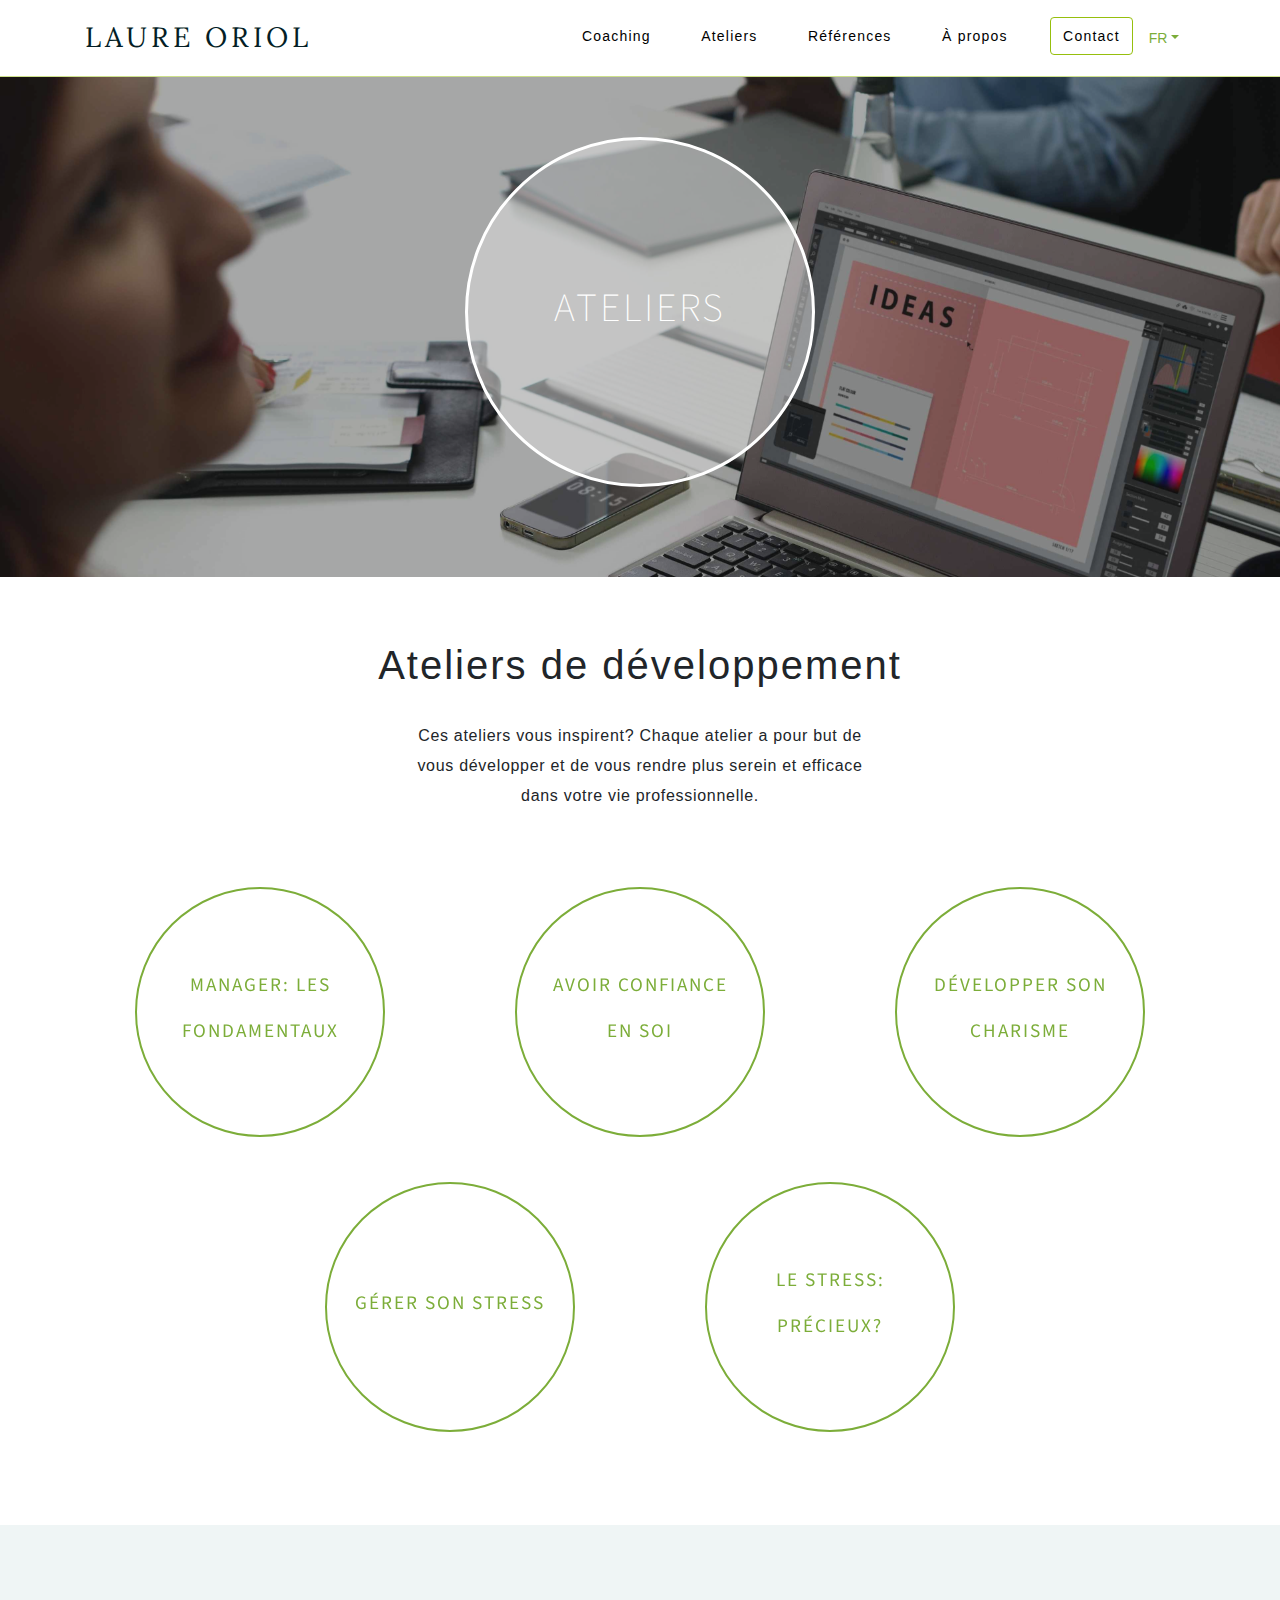
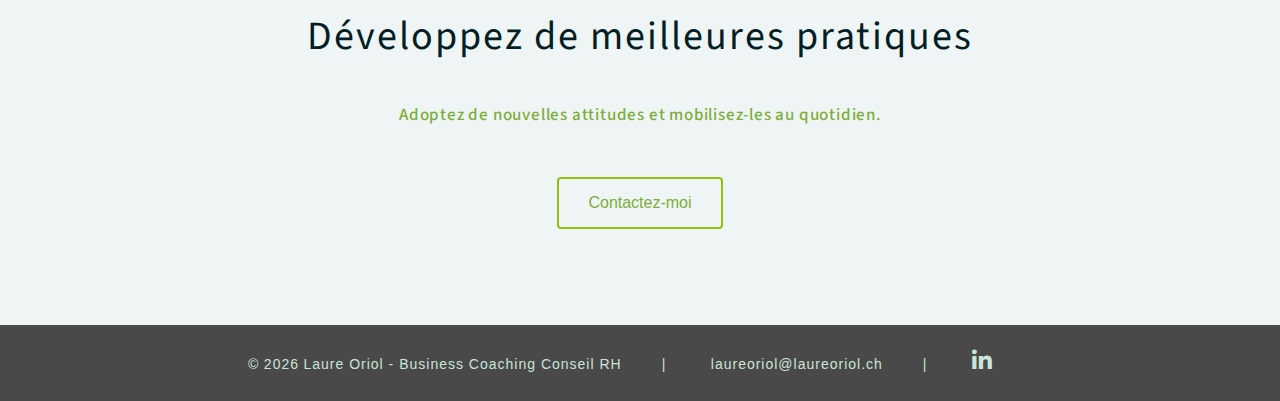
<file: ateliers.html>
<!DOCTYPE html>
<html lang="fr">
	<head>
		<meta charset="UTF-8">
		<meta name="viewport" content="width=device-width, initial-scale=1">

		<title>Ateliers</title>

		<link rel="stylesheet" href="css/styles.css">
		<link rel="stylesheet" href="css/nav.css">
		<link rel="stylesheet" href="css/typography.css">

		<meta name="viewport" content="width=device-width, initial-scale=1">
		<link href="https://fonts.googleapis.com/css?family=Lora:400,700|Source+Sans+Pro:300,400,500,300i" rel="stylesheet">
		<link rel="stylesheet" href="https://use.fontawesome.com/releases/v5.8.1/css/all.css">


		<script src="js/modernizer.js"></script>
		<script src="https://code.jquery.com/jquery-2.1.4.min.js"></script>
		<script src="js/jquery.mobile.custom.min.js"></script>
		<script src="js/footer.js"></script> 

		<!-- favicons -->
		<link rel="apple-touch-icon" sizes="180x180" href="favicons/apple-touch-icon.png">
    <link rel="icon" type="image/png" sizes="32x32" href="favicons/favicon-32x32.png">
    <link rel="icon" type="image/png" sizes="16x16" href="favicons/favicon-16x16.png">
    <link rel="manifest" href="favicons/manifest.json">
    <link rel="mask-icon" href="favicons/safari-pinned-tab.svg" color="#5bbad5">
		
    <!-- bootstrap scripts -->
		<link rel="stylesheet" href="https://stackpath.bootstrapcdn.com/bootstrap/4.3.1/css/bootstrap.min.css" integrity="sha384-ggOyR0iXCbMQv3Xipma34MD+dH/1fQ784/j6cY/iJTQUOhcWr7x9JvoRxT2MZw1T" crossorigin="anonymous">
    <script src="https://code.jquery.com/jquery-3.3.1.slim.min.js" integrity="sha384-q8i/X+965DzO0rT7abK41JStQIAqVgRVzpbzo5smXKp4YfRvH+8abtTE1Pi6jizo" crossorigin="anonymous"></script>
		<script src="https://cdnjs.cloudflare.com/ajax/libs/popper.js/1.14.7/umd/popper.min.js" integrity="sha384-UO2eT0CpHqdSJQ6hJty5KVphtPhzWj9WO1clHTMGa3JDZwrnQq4sF86dIHNDz0W1" crossorigin="anonymous"></script>
		<script src="https://stackpath.bootstrapcdn.com/bootstrap/4.3.1/js/bootstrap.min.js" integrity="sha384-JjSmVgyd0p3pXB1rRibZUAYoIIy6OrQ6VrjIEaFf/nJGzIxFDsf4x0xIM+B07jRM" crossorigin="anonymous"></script>

		<!-- jquery flip -->
		<script src="js/jquery.flip.min.js"></script>

		<script>
			$(document).ready(function() {
		    $(".flip").flip({
		      trigger: 'hover'
		    });
		    console.log('called!');
			});
		</script>
	</head>


	<body>

		<!-- large nav -->
		<nav class="navbar navbar-expand-lg navbar-style navbar-light largeNav">
		  <div class="container">
		    <a class="navbar-brand name" href="index.html">Laure Oriol</a>
			   <div class="collapse navbar-collapse" id="navbarsExample07">
		    	<div class="navbar-nav ml-auto">
			      <ul class="nav-links mb-0">
			        <li class="nav-item active">
			          <a class="nav-link" href="coaching.html">Coaching</a>
			        </li>
			        <li class="nav-item">
			          <a class="nav-link" href="ateliers.html">Ateliers<span class="sr-only">(current)</span></a>
			        </li>
			        <li class="nav-item">
			        	<a class="nav-link" href="references.html">Références</a>
			        </li>
			        <li class="nav-item">
			        	<a class="nav-link" href="about.html">À propos</a>
			        </li>
			        <li class="nav-item">
			        	<a class="nav-button" href="contact.html">Contact</a>
			        </li>
			      </ul>
			    </div>
			  </div>
		    <ul class="nav">
			    <li class="nav-item dropdown">
				    <a class="nav-link dropdown-toggle" data-toggle="dropdown" href="#" role="button" aria-haspopup="true" aria-expanded="false">FR</a>
				    <div class="dropdown-menu">
				      <a class="dropdown-item" href="en/workshops.html">English</a>
				    </div>
				  </li>
				</ul>
		  </div>
		</nav>


		<!-- small nav -->
		<nav class="navbar navbar-expand-lg navbar-style navbar-light smallNav">
		  <div class="container">
		    <a class="navbar-brand name" href="index.html">Laure Oriol</a>
	    	<div class="navbar-nav mr-2">
			    <ul class="nav-links mb-0">
				    <li class="nav-item dropdown links">
					    <a class="nav-link dropdown-toggle" data-toggle="dropdown" href="#" role="button" aria-haspopup="true" aria-expanded="false">Ateliers</a>
					    <div class="dropdown-menu links">
					    	<a class="dropdown-item" href="coaching.html">Coaching</a>
					      <a class="dropdown-item" href="references.html">Références</a>
					      <a class="dropdown-item" href="about.html">À propos</a>
					    </div>
					  </li>
					</ul>
				</div>
				<div class="navbar-nav mr-2">
					<ul class="nav-links mb-0">
						<li class="nav-item">
		        	<a class="nav-button" href="contact.html">Contact</a>
		        </li>
					</ul>
				</div>
				<div class="navbar-nav mr-2">
			    <ul class="nav">
				    <li class="nav-item dropdown">
					    <a class="nav-link dropdown-toggle" data-toggle="dropdown" href="#" role="button" aria-haspopup="true" aria-expanded="false">FR</a>
					    <div class="dropdown-menu languages">
					      <a class="dropdown-item" href="en/workshops.html">English</a>
					    </div>
					  </li>
					</ul>
				</div>
		  </div>
		</nav>


		<!-- photo banner section -->
		<section >	
			<div class="photo-container" style="background-image: url(images/banners/rawpixel-com-296612.jpg)">
				<div class="photo-transparent-layer layer-height">
					<div class="center aligner">
						<div class="container">
							<div class="row pt6 aligner-item">
								<div class="photo-text-background photo-text-background-general aligner">
									<div class="photo-text aligner-item">
										<h3 class="header pb4 pt2">ATELIERS</h3>
									</div>
								</div>
							</div>
						</div>
					</div>
				</div>
			</div>
		</section> 


		<!-- descriptions -->	
		<section class="white-section pb4">
			<div class="container pb6">
				<div class="center pt5">
					<p class="h1-coaching">Ateliers de développement</p>
				</div>
				<div class="pb5 center">
					<div class="container-450">
						<p class="text-coaching">Ces ateliers vous inspirent? Chaque atelier a pour but de vous développer et de vous rendre plus serein et efficace dans votre vie professionnelle.</p>
					</div>
				</div> <!-- ateliers descriptions -->
				<div class="row pt2 pb7">
					<div class="col-xs-12 col-md-4 col-lg-4 round-mobile-margin">
						<div class="flip">
							<div class="front">
								<div class="atelier-title-background-front aligner">
									<h2 class="flip-header center aligner-item">MANAGER: LES FONDAMENTAUX</h2>
								</div>
							</div>
							<div class="back">
								<div class="atelier-title-background-back aligner">
									<p class="text-coaching center aligner-item">Explorer les fondamentaux du management pour mieux gérer son équipe</p>
								</div>
							</div>
						</div>
					</div>
					<div class="col-xs-12 col-md-4 col-lg-4 round-mobile-margin">
						<div class="flip">
							<div class="front">
								<div class="atelier-title-background-front aligner">
									<h2 class="flip-header center aligner-item">AVOIR CONFIANCE EN SOI</h2>
								</div>
							</div>
							<div class="back">
								<div class="atelier-title-background-back aligner">
									<p class="text-coaching center aligner-item">Retrouver confiance en soi pour améliorer performance et sérénité</p>
								</div>
							</div>
						</div>
					</div>
					<div class="col-xs-12 col-md-4 col-lg-4">
						<div class="flip">
							<div class="front">
								<div class="atelier-title-background-front aligner">
									<h2 class="flip-header center aligner-item">DÉVELOPPER SON CHARISME</h2>
								</div>
							</div>
							<div class="back">
								<div class="atelier-title-background-back aligner">
									<p class="text-coaching center aligner-item">Développer son charisme pour mieux négocier, s'intégrer et échanger</p>
								</div>
							</div>
						</div>
					</div>
				</div> <!-- first row of ateliers -->



				<!-- =========== NEW ROW ============ -->
				<div class="row pt3 pb5">
					<div class="col-xs-12 col-md-4 offset-md-2 col-lg-4 offset-lg-2 round-mobile-margin">
						<div class="flip">
							<div class="front">
								<div class="atelier-title-background-front aligner">
									<h2 class="flip-header center aligner-item">GÉRER SON STRESS</h2>
								</div>
							</div>
							<div class="back">
								<div class="atelier-title-background-back aligner">
									<p class="text-coaching center aligner-item">Comment gérer son stress de manière efficace en trois ateliers inédits</p>
								</div>
							</div>
						</div>
					</div>
					<div class="col-xs-12 col-md-4 col-lg-4 round-mobile-margin">
						<div class="flip">
							<div class="front">
								<div class="atelier-title-background-front aligner">
									<h2 class="flip-header center aligner-item">LE STRESS: PRÉCIEUX?</h2>
								</div>
							</div>
							<div class="back">
								<div class="atelier-title-background-back aligner">
									<p class="text-coaching center aligner-item">Comment modifier son attitude par rapport au stress pour en tirer des bénéfices?</p>
								</div>
							</div>
						</div>
					</div>
				</div> <!-- second row of ateliers -->
			</div>
		</section>



		<!-- CTA -->
		<section class="grey-section">
			<div class="container">
				<div class="row center pt7 pb7">
					<div class="col-md-12">
						<h3 class="h1-coaching">Développez de meilleures pratiques</h3>
						<h3 class="contact-me-subtitle pb3">Adoptez de nouvelles attitudes et mobilisez-les au quotidien.</h3>
						<a href="contact.html" class="button button-green-border mb4">Contactez-moi</a>
					</div>
				</div>
			</div>
		</section> 


		<!-- footer -->
		<section class="white-section signature">
			<div class="container center">
				<div class="footer">
					<div class="signature-div">
						<p class="signature-text mb-0 inline">©</p>
						<p class="signature-text mb-0 inline js-update-date">2017</p>
						<p class="signature-item signature-text mb-0 inline">Laure Oriol - Business Coaching Conseil RH</p>
					</div>
					<div class="signature-div"> 
						<p class="signature-item signature-text mb-0"><a href="mailto:laureoriol@laureoriol.ch" class="links">laureoriol@laureoriol.ch</a></p>
					</div>
					<div class="signature-div">
						<a href="https://ch.linkedin.com/in/laure-oriol-78a6781" target="_blank"><i class="fab fa-linkedin-in linkedin" aria-hidden="true"></i></a>
					</div>
				</div>
			</div>
		</section>


	</body>
</html>
</file>
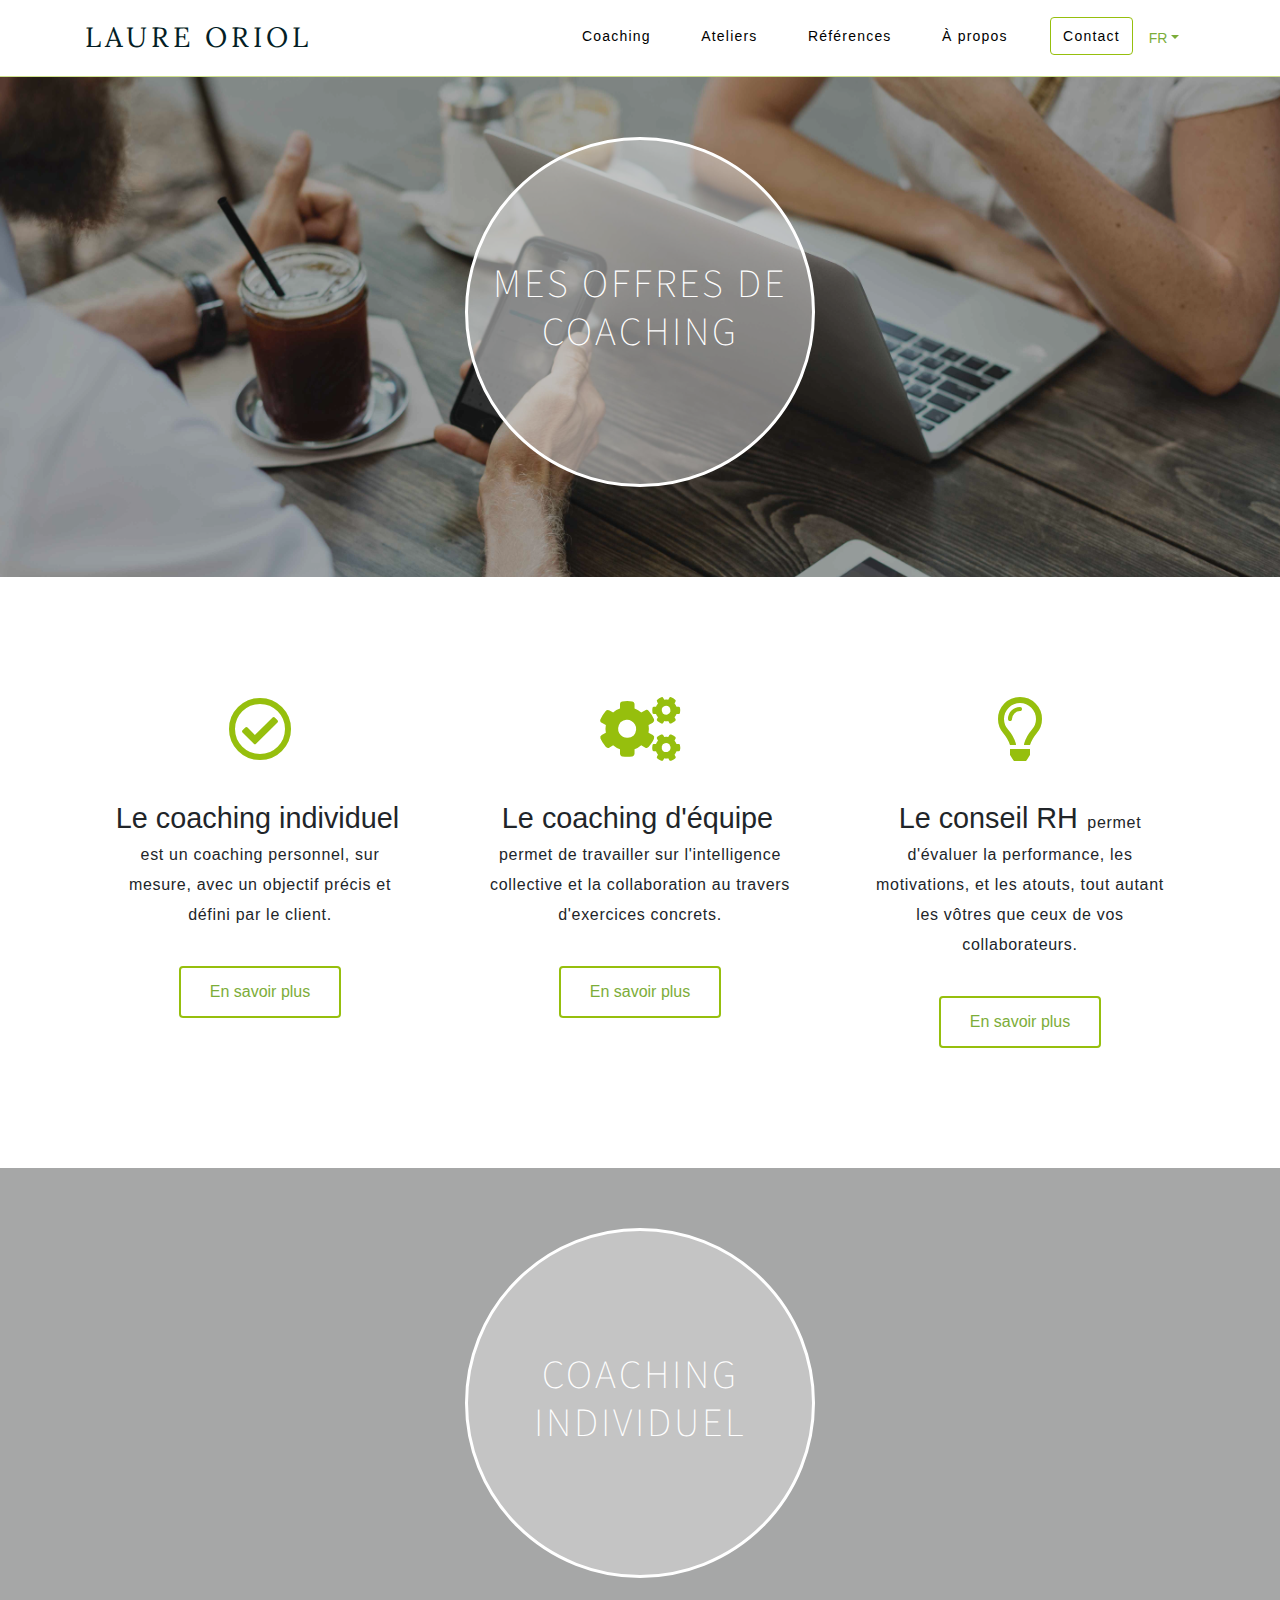
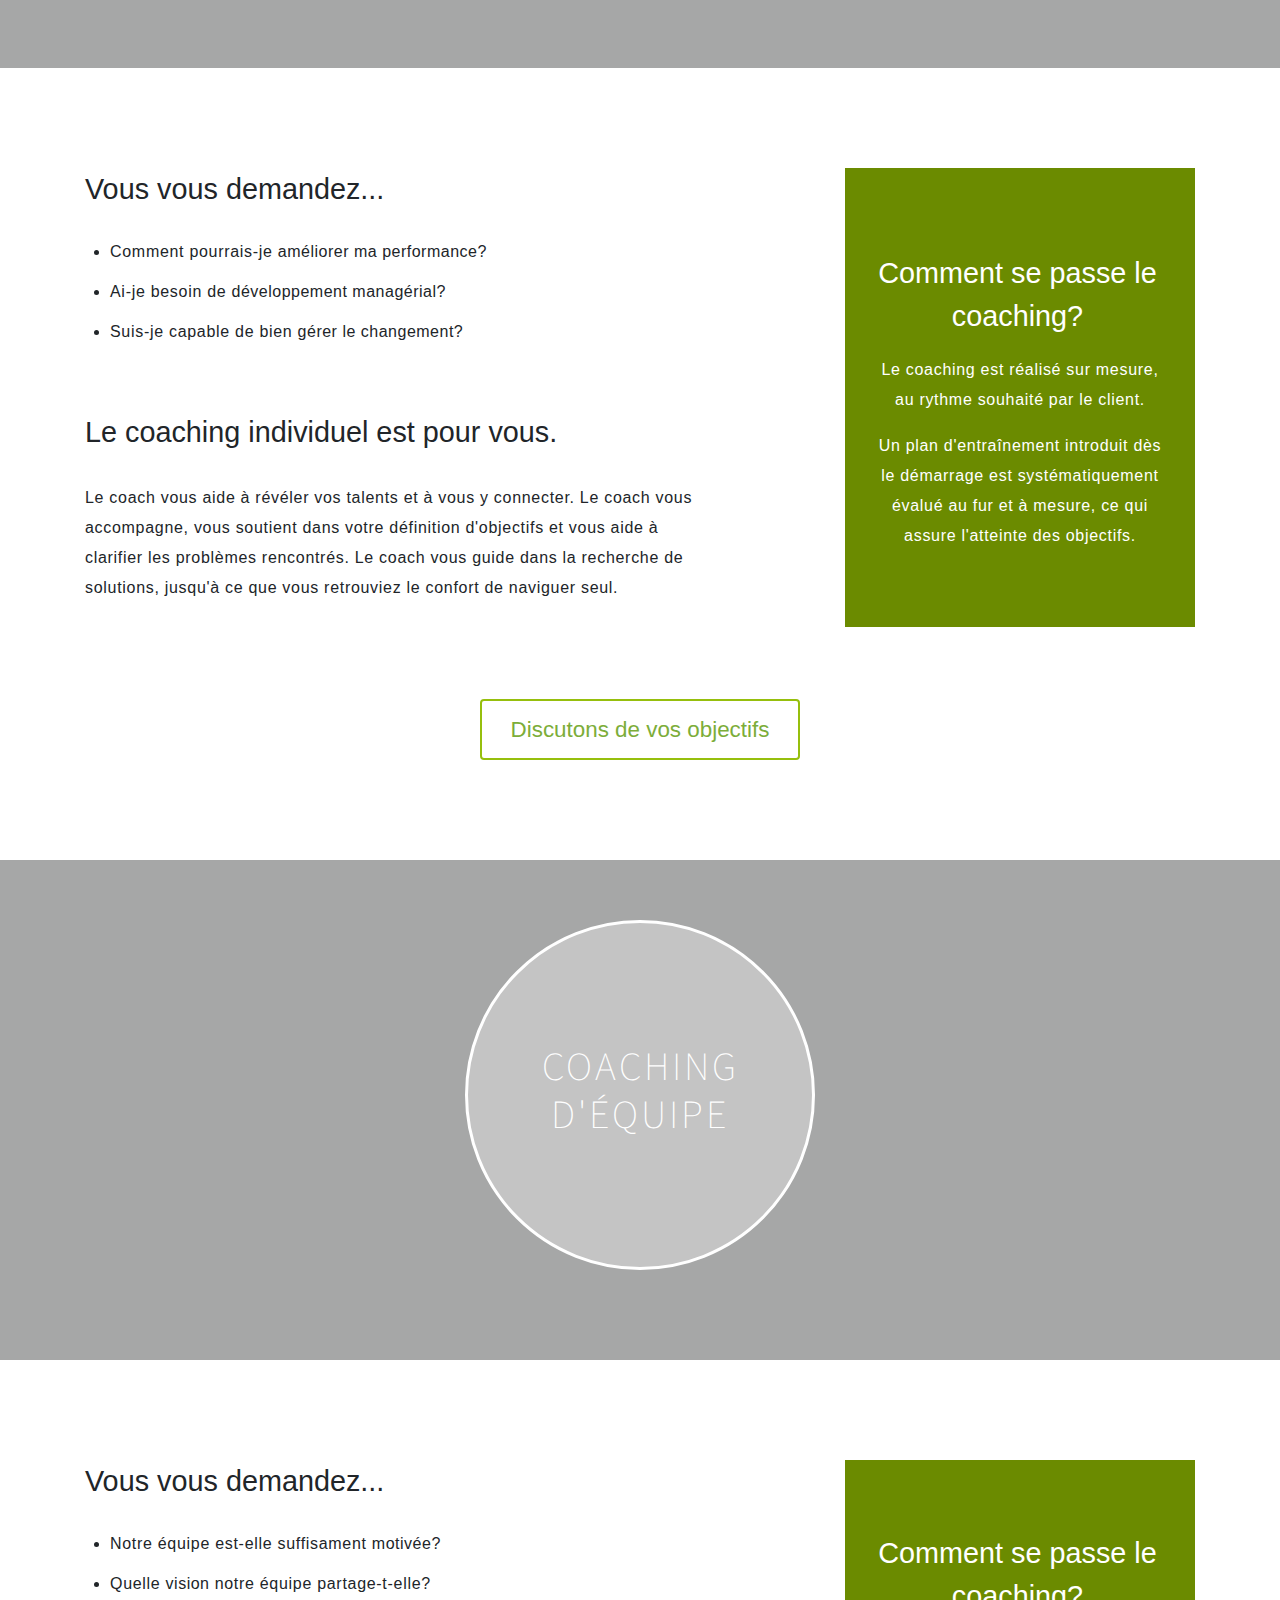
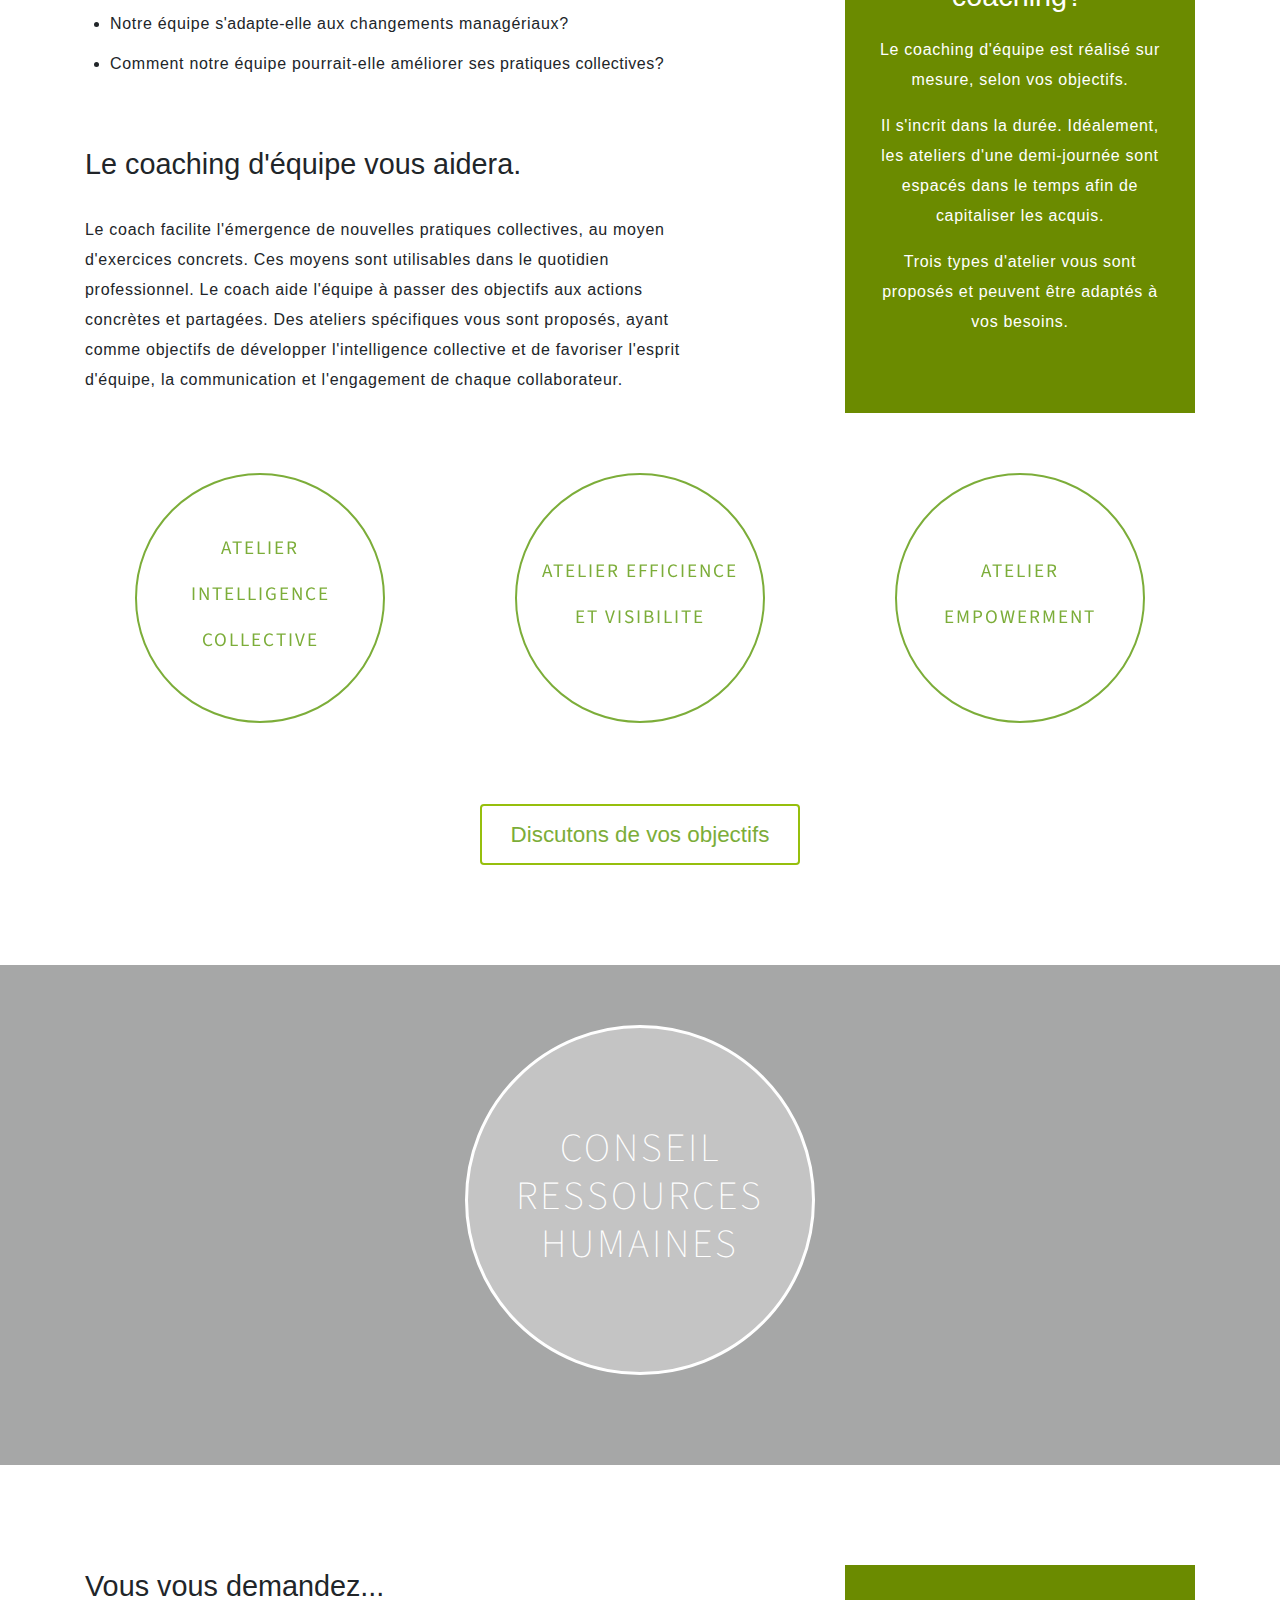
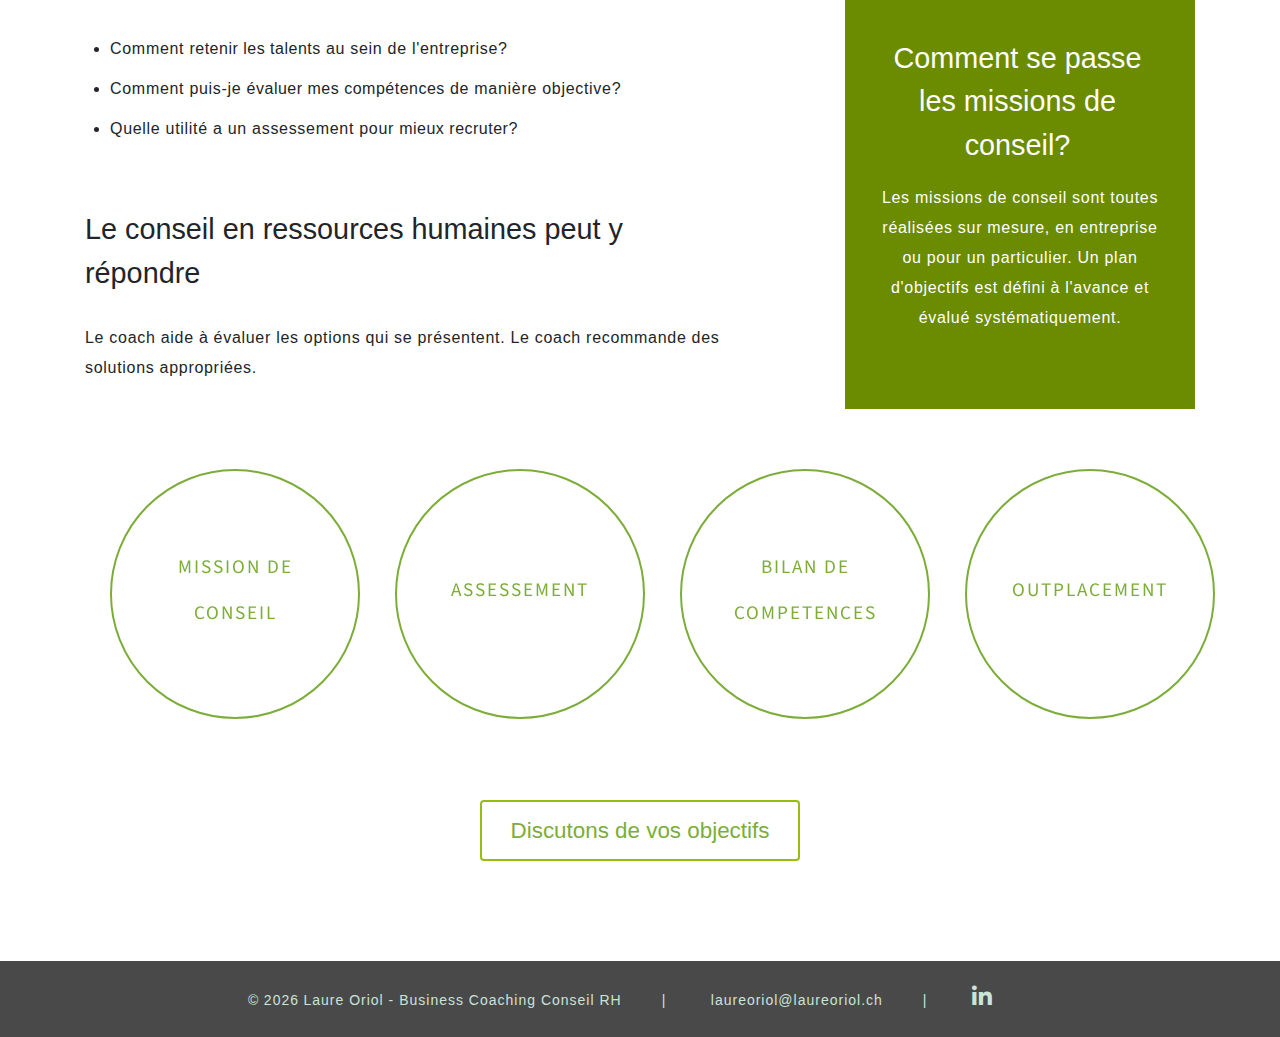
<file: coaching.html>
<!DOCTYPE html>
<html lang="fr">
	<head>
		<meta charset="UTF-8">
		<meta name="viewport" content="width=device-width, initial-scale=1">

		<title>Coaching</title>

		<link rel="stylesheet" href="css/styles.css">
		<link rel="stylesheet" href="css/nav.css">
		<link rel="stylesheet" href="css/typography.css">


		<meta name="viewport" content="width=device-width, initial-scale=1">
		<link href="https://fonts.googleapis.com/css?family=Lora:400,700|Source+Sans+Pro:300,400,300i" rel="stylesheet">
		<!-- <script src="https://use.fontawesome.com/04a30b4ab0.js"></script> -->
		<link rel="stylesheet" href="https://use.fontawesome.com/releases/v5.8.1/css/all.css">


		<script src="js/modernizer.js"></script>
		<script src="https://code.jquery.com/jquery-2.1.4.min.js"></script>
		<script src="js/jquery.mobile.custom.min.js"></script>
		<script src="js/footer.js"></script>
		
		<!-- favicons -->
		<link rel="apple-touch-icon" sizes="180x180" href="favicons/apple-touch-icon.png">
    <link rel="icon" type="image/png" sizes="32x32" href="favicons/favicon-32x32.png">
    <link rel="icon" type="image/png" sizes="16x16" href="favicons/favicon-16x16.png">
    <link rel="manifest" href="favicons/manifest.json">
    <link rel="mask-icon" href="favicons/safari-pinned-tab.svg" color="#5bbad5">

    <!-- bootstrap scripts -->
		<link rel="stylesheet" href="https://stackpath.bootstrapcdn.com/bootstrap/4.3.1/css/bootstrap.min.css" integrity="sha384-ggOyR0iXCbMQv3Xipma34MD+dH/1fQ784/j6cY/iJTQUOhcWr7x9JvoRxT2MZw1T" crossorigin="anonymous">
    <script src="https://code.jquery.com/jquery-3.3.1.slim.min.js" integrity="sha384-q8i/X+965DzO0rT7abK41JStQIAqVgRVzpbzo5smXKp4YfRvH+8abtTE1Pi6jizo" crossorigin="anonymous"></script>
		<script src="https://cdnjs.cloudflare.com/ajax/libs/popper.js/1.14.7/umd/popper.min.js" integrity="sha384-UO2eT0CpHqdSJQ6hJty5KVphtPhzWj9WO1clHTMGa3JDZwrnQq4sF86dIHNDz0W1" crossorigin="anonymous"></script>
		<script src="https://stackpath.bootstrapcdn.com/bootstrap/4.3.1/js/bootstrap.min.js" integrity="sha384-JjSmVgyd0p3pXB1rRibZUAYoIIy6OrQ6VrjIEaFf/nJGzIxFDsf4x0xIM+B07jRM" crossorigin="anonymous"></script>

		<!-- jquery flip -->
		<script src="js/jquery.flip.min.js"></script>

    <script>
			$(document).ready(function() {
		    $(".flip").flip({
		      trigger: 'hover'
		    });
		    console.log('called!');
			});
		</script>
	</head>

	<body>

		<!-- large nav -->
		<nav class="navbar navbar-expand-lg navbar-style navbar-light largeNav">
		  <div class="container">
		    <a class="navbar-brand name" href="index.html">Laure Oriol</a>
			   <div class="collapse navbar-collapse" id="navbarsExample07">
		    	<div class="navbar-nav ml-auto">
			      <ul class="nav-links mb-0">
			        <li class="nav-item active">
			          <a class="nav-link" href="coaching.html">Coaching<span class="sr-only">(current)</span></a>
			        </li>
			        <li class="nav-item">
			          <a class="nav-link" href="ateliers.html">Ateliers</a>
			        </li>
			        <li class="nav-item">
			        	<a class="nav-link" href="references.html">Références</a>
			        </li>
			        <li class="nav-item">
			        	<a class="nav-link" href="about.html">À propos</a>
			        </li>
			        <li class="nav-item">
			        	<a class="nav-button" href="contact.html">Contact</a>
			        </li>
			      </ul>
			    </div>
			  </div>
		    <ul class="nav">
			    <li class="nav-item dropdown">
				    <a class="nav-link dropdown-toggle" data-toggle="dropdown" href="#" role="button" aria-haspopup="true" aria-expanded="false">FR</a>
				    <div class="dropdown-menu">
				      <a class="dropdown-item" href="en/coaching.html">English</a>
				    </div>
				  </li>
				</ul>
		  </div>
		</nav>


		<!-- small nav -->
		<nav class="navbar navbar-expand-lg navbar-style navbar-light smallNav">
		  <div class="container">
		    <a class="navbar-brand name" href="index.html">Laure Oriol</a>
	    	<div class="navbar-nav mr-2">
			    <ul class="nav-links mb-0">
				    <li class="nav-item dropdown links">
					    <a class="nav-link dropdown-toggle" data-toggle="dropdown" href="#" role="button" aria-haspopup="true" aria-expanded="false">Coaching</a>
					    <div class="dropdown-menu links">
					      <a class="dropdown-item" href="ateliers.html">Ateliers</a>
					      <a class="dropdown-item" href="references.html">Références</a>
					      <a class="dropdown-item" href="about.html">À propos</a>
					    </div>
					  </li>
					</ul>
				</div>
				<div class="navbar-nav mr-2">
					<ul class="nav-links mb-0">
						<li class="nav-item">
		        	<a class="nav-button" href="contact.html">Contact</a>
		        </li>
					</ul>
				</div>
				<div class="navbar-nav mr-2">
			    <ul class="nav">
				    <li class="nav-item dropdown">
					    <a class="nav-link dropdown-toggle" data-toggle="dropdown" href="#" role="button" aria-haspopup="true" aria-expanded="false">FR</a>
					    <div class="dropdown-menu languages">
					      <a class="dropdown-item" href="en/coaching.html">English</a>
					    </div>
					  </li>
					</ul>
				</div>
		  </div>
		</nav>

		<!-- photo banner -->
		<section >	
			<div class="photo-container" style="background-image: url(images/banners/rawpixel-com-323215.jpg)">
				<div class="photo-transparent-layer layer-height">
					<div class="center aligner">
						<div class="container">
							<div class="row pt6 aligner-item">
								<div class="photo-text-background photo-text-background-general aligner">
									<div class="photo-text aligner-item">
										<h3 class="header pb4 pt2">MES OFFRES DE COACHING</h3>
									</div>
								</div>
							</div>
						</div>
					</div>
				</div>
			</div>
		</section>


		<!-- three offers -->
		<section class="white-section">
			<div class="container pt7 pb7">
				<div class="row pt5 pb5 center">

					<div class="col-xs-12 col-md-4 col-lg-4">
						<div class="px-4 coaching-offer">
							<span class="icon-coaching"><i class="far fa-check-circle fa-4x" aria-hidden="true"></i></span>
							<p class="large-text-coaching pt4 mb-0">Le coaching individuel</p>
							<p class="text-coaching inline"> est un coaching personnel, sur mesure, avec un objectif précis et défini par le client.</p>
							<div class="center pt4 mobile-margin">
								<a href="#individuel" class="button button-green-border">En savoir plus</a>
							</div>
						</div>
					</div>

					<div class="col-xs-12 col-md-4 col-lg-4">	
						<div class="px-4 coaching-offer">
							<span class="icon-coaching"><i class="fas fa-cogs fa-4x" aria-hidden="true"></i></span>
							<p class="large-text-coaching pt4 mb-0">Le coaching d'équipe</p>
							<p class="text-coaching inline"> permet de travailler sur l'intelligence collective et la collaboration au travers d'exercices concrets.</p>
							<div class="center pt4 mobile-margin">
								<a href="#equipe" class="button button-green-border">En savoir plus</a>
							</div>
						</div>
					</div>

					<div class="col-xs-12 col-md-4 col-lg-4">
						<div class="px-4">
							<span class="icon-coaching"><i class="far fa-lightbulb fa-4x" aria-hidden="true"></i></span>
							<p class="large-text-coaching pt4 mb-0">Le conseil RH</p>
							<p class="text-coaching inline"> permet d'évaluer la performance, les motivations, et les atouts, tout autant les vôtres que ceux de vos collaborateurs.</p>
							<div class="center pt4 mobile-margin">
								<a href="#hr" class="button button-green-border">En savoir plus</a>
							</div>
						</div>
					</div>
				</div>
			</div>
		</section> 


		<!-- photo banner -->
		<section id="individuel">	
			<div class="photo-container" style="background-image: url(images/banners/rawpixel-com-274860.jpg)">
				<div class="photo-transparent-layer layer-height">
					<div class="center aligner">
						<div class="container">
							<div class="row pt6 aligner-item">
								<div class="photo-text-background photo-text-background-general aligner">
									<div class="photo-text aligner-item">
										<h3 class="header pb4 pt2">COACHING INDIVIDUEL</h3>
									</div>
								</div>	
							</div>			
						</div>
					</div>
				</div>
			</div>
		</section> 


		<!-- coaching individuel pictures -->
		<section class="white-section">
			<div class="container pt9 pb9">
				<div class="row">
					<div class="col-xs-12 col-md-7">
						<div class="pb3">
							<p class="large-text-coaching">Vous vous demandez...</p>
							<ul style="list-style-type:disc" class="text-coaching pl-0">
								<li>Comment pourrais-je <strong>améliorer ma performance</strong>?</li>
								<li>Ai-je besoin de <strong>développement managérial</strong>?</li>
								<li>Suis-je capable de bien <strong>gérer le changement</strong>?</li>
							</ul>
						</div>
						<div>
							<p class="large-text-coaching pt3">Le coaching individuel est pour vous.</p>
							<p class="text-coaching pt2">Le coach vous aide à révéler vos talents et à vous y connecter. Le coach vous accompagne, vous soutient dans votre définition d'objectifs et vous aide à clarifier les problèmes rencontrés. Le coach vous guide dans la recherche de solutions, jusqu'à ce que vous retrouviez le confort de naviguer seul.</p>
						</div>
					</div>
					<div class="col-xs-12 col-md-5 col-lg-4 offset-lg-1 aligner-item">
						<div class="box-coaching ind-offer-box-mobile">
							<p class="center large-text-coaching pt3">Comment se passe le coaching?</p>
							<p class="text-coaching center">Le coaching est réalisé sur mesure, au rythme souhaité par le client. </p>
							<p class="text-coaching center">Un plan d'entraînement introduit dès le démarrage est systématiquement évalué au fur et à mesure, ce qui assure l'atteinte des objectifs.</p>
							<!-- <div class="center pt3">
								<a href="contact.html" class="button button-white-border center">Contact</a>
							</div> -->
						</div>
					</div>
				</div>
				<div class="center pt-5 mt-4">
					<a href="contact.html" class="button button-green-border btn-coaching center">Discutons de vos objectifs</a>
				</div>
			</div>
		</section> 


		<!-- coaching individuel section --> 
		<section id="equipe">	
				<div class="photo-container" style="background-image: url(images/banners/rawpixel-com-250087.jpg)">
					<div class="photo-transparent-layer layer-height">
						<div class="center aligner">
							<div class="container">
								<div class="row pt6 aligner-item">
									<div class="photo-text-background photo-text-background-general aligner">
										<div class="photo-text aligner-item">
											<h3 class="header pb4 pt2">COACHING D'ÉQUIPE</h3>
										</div>
									</div>	
								</div>
							</div>
						</div>
					</div>
				</div>
		</section> 


		<!-- coaching equipe pictures -->
		<section class="white-section">
			<div class="container pt9 pb9">
				<div class="row">
					<div class="col-xs-12 col-md-7">
						<div class="pb3">
							<p class="large-text-coaching">Vous vous demandez...</p>
							<ul style="list-style-type:disc" class="text-coaching pl-0">
								<li>Notre équipe est-elle suffisament <strong>motivée</strong>?</li> 
								<li>Quelle <strong>vision</strong> notre équipe partage-t-elle?</li>
								<li>Notre équipe <strong>s'adapte-elle</strong> aux changements managériaux?</li>
								<li>Comment notre équipe pourrait-elle améliorer <strong>ses pratiques collectives</strong>?</li>
							</ul>
						</div>
						<div>
							<p class="large-text-coaching pt3">Le coaching d'équipe vous aidera.</p>
							<p class="text-coaching pt2">Le coach facilite l'émergence de nouvelles pratiques collectives, au moyen d'exercices concrets. Ces moyens sont utilisables dans le quotidien professionnel. Le coach aide l'équipe à passer des objectifs aux actions concrètes et partagées. Des ateliers spécifiques vous sont proposés, ayant comme objectifs de développer l'intelligence collective et de favoriser l'esprit d'équipe, la communication et l'engagement de chaque collaborateur.</p>
						</div>
					</div>
					<div class="col-xs-12 col-md-5 col-lg-4 offset-lg-1 aligner-item">
						<div class="box-coaching ind-offer-box-mobile">
							<p class="center large-text-coaching pt2">Comment se passe le coaching?</p>
							<p class="text-coaching center">Le coaching d'équipe est réalisé sur mesure, selon vos objectifs.</p>
							<p class="text-coaching center">Il s'incrit dans la durée. Idéalement, les ateliers d'une demi-journée sont espacés dans le temps afin de capitaliser les acquis.</p>
							<p class="text-coaching center">Trois types d'atelier vous sont proposés et peuvent être adaptés à vos besoins.</p>
							<!-- <div class="center pt4">
								<a href="contact.html" class="button button-white-border center">Contact</a>
							</div> -->
						</div>
					</div>
				</div>

				<div class="row pt6 pb6">
					<div class="col-xs-12 col-lg-4 round-mobile-margin">
						<div class="flip">
							<div class="front">
								<div class="atelier-title-background-front aligner">
									<h2 class="flip-header center aligner-item">ATELIER INTELLIGENCE COLLECTIVE</h2>
								</div>
							</div>
							<div class="back">
								<div class="atelier-title-background-back aligner">
									<p class="text-coaching center aligner-item">Comprendre les comportements de l'équipe et développer son intelligence collective.</p>
								</div>
							</div>
						</div>
					</div>
					<div class="col-xs-12 col-lg-4 round-mobile-margin">
						<div class="flip">
							<div class="front">
								<div class="atelier-title-background-front aligner">
									<h2 class="flip-header center aligner-item">ATELIER EFFICIENCE ET VISIBILITE</h2>
								</div>
							</div>
							<div class="back">
								<div class="atelier-title-background-back aligner">
									<p class="text-coaching center aligner-item">Privilégier la mise en situation, sous forme d'exercises pratiques, axés sur la communication.</p>
								</div>
							</div>
						</div>
					</div>
					<div class="col-xs-12 col-lg-4">
						<div class="flip">
							<div class="front">
								<div class="atelier-title-background-front aligner">
									<h2 class="flip-header center aligner-item">ATELIER EMPOWERMENT</h2>
								</div>
							</div>
							<div class="back">
								<div class="atelier-title-background-back aligner">
									<p class="text-coaching center aligner-item">Favoriser le développement de chaque collaborateur: avoir confiance, se responsabiliser et oser.</p>
								</div>
							</div>
						</div>
					</div>
				</div>

				<div class="center pt-5 mt-4">
					<a href="contact.html" class="button button-green-border btn-coaching center">Discutons de vos objectifs</a>
				</div>

			</div>
		</section> <!-- coaching equipe section --> 


		<section id="hr">	
				<div class="photo-container" style="background-image: url(images/banners/nik-macmillan-280300.jpg)">
					<div class="photo-transparent-layer layer-height">
						<div class="center aligner">
							<div class="container">
								<div class="row pt6 aligner-item">
									<div class="photo-text-background photo-text-background-general aligner">
										<div class="photo-text aligner-item">
											<h3 class="header pb4 pt2">CONSEIL RESSOURCES HUMAINES</h3>
										</div>
									</div>
								</div>
							</div>
						</div>
					</div>
				</div>
		</section> 


		<!-- conseil RH -->
		<section class="white-section">
			<div class="container pt9 pb9">
				<div class="row">
					<div class="col-xs-12 col-md-7">
						<div class="pb3">
							<p class="large-text-coaching">Vous vous demandez...</p>
							<ul style="list-style-type:disc" class="text-coaching pl-0">
								<li>Comment <strong>retenir les talents</strong> au sein de l'entreprise?</li>
								<li>Comment puis-je <strong>évaluer mes compétences</strong> de manière objective?</li>
								<li>Quelle utilité a un assessement pour <strong>mieux recruter</strong>?</li>
							</ul>
						</div>
						<div>
							<p class="large-text-coaching pt3">Le conseil en ressources humaines peut y répondre</p>
							<p class="text-coaching pt2">Le coach aide à évaluer les options qui se présentent. Le coach recommande des solutions appropriées.</p>
						</div>
					</div>
					<div class="col-xs-12 col-md-5 col-lg-4 offset-lg-1 aligner-item">
						<div class="box-coaching ind-offer-box-mobile">
							<p class="center large-text-coaching pt2">Comment se passe les missions de conseil?</p>
							<p class="text-coaching center">Les missions de conseil sont toutes réalisées sur mesure, en entreprise ou pour un particulier. Un plan d'objectifs est défini à l'avance et évalué systématiquement.</p>
							<!-- <div class="center pt4">
								<a href="contact.html" class="button button-white-border center">Contact</a>
							</div> -->
						</div>
					</div>
				</div>

				<div class="row pt6 pb6">
					<div class="col-xs-12 col-md-6 col-lg-3 round-mobile-margin">
						<div class="flip">
							<div class="front">
								<div class="atelier-title-background-front aligner">
									<h2 class="flip-header center aligner-item">MISSION DE CONSEIL</h2>
								</div>
							</div>
							<div class="back">
								<div class="atelier-title-background-back aligner">
									<p class="text-coaching center aligner-item">
										Une expertise RH externe pour une aide à la décision efficace
									</p>
								</div>
							</div>
						</div>
					</div>
					<div class="col-xs-12 col-md-6 col-lg-3 round-mobile-margin">
						<div class="flip">
							<div class="front">
								<div class="atelier-title-background-front aligner">
									<h2 class="flip-header center aligner-item">ASSESSEMENT</h2>
								</div>
							</div>
							<div class="back">
								<div class="atelier-title-background-back aligner">
									<p class="text-coaching center aligner-item">
										Évaluation externe et mise en situation des meilleurs candidats aux postes-clé
									</p>
								</div>
							</div>
						</div>
					</div>
					<div class="col-xs-12 col-md-6 col-lg-3 round-mobile-margin">
						<div class="flip">
							<div class="front">
								<div class="atelier-title-background-front aligner">
									<h2 class="flip-header center aligner-item">BILAN DE COMPETENCES</h2>
								</div>
							</div>
							<div class="back">
								<div class="atelier-title-background-back aligner">
									<p class="text-coaching center aligner-item">
										Développer l'employabilité pour un changement professionnel optimal
									</p>
								</div>
							</div>
						</div>
					</div>
					<div class="col-xs-12 col-md-6 col-lg-3 round-mobile-margin">
						<div class="flip">
							<div class="front">
								<div class="atelier-title-background-front aligner">
									<h2 class="flip-header center aligner-item">OUTPLACEMENT</h2>
								</div>
							</div>
							<div class="back">
								<div class="atelier-title-background-back aligner">
									<p class="text-coaching center aligner-item">
										Bilan de compétences suivi d'un accompagnement rapproché dans votre recherche d'emploi
									</p>
								</div>
							</div>
						</div>
					</div>
				</div>

				<div class="center pt-5 mt-4">
					<a href="contact.html" class="button button-green-border btn-coaching center">Discutons de vos objectifs</a>
				</div>

			</div>
		</section> 


		<!-- footer -->
		<section class="white-section signature">
			<div class="container center">
				<div class="footer">
					<div class="signature-div">
						<p class="signature-text mb-0 inline">©</p>
						<p class="signature-text mb-0 inline js-update-date">2017</p>
						<p class="signature-item signature-text mb-0 inline">Laure Oriol - Business Coaching Conseil RH</p>
					</div>
					<div class="signature-div"> 
						<p class="signature-item signature-text mb-0"><a href="mailto:laureoriol@laureoriol.ch" class="links">laureoriol@laureoriol.ch</a></p>
					</div>
					<div class="signature-div">
						<a href="https://ch.linkedin.com/in/laure-oriol-78a6781" target="_blank"><i class="fab fa-linkedin-in linkedin" aria-hidden="true"></i></a>
					</div>
				</div>
			</div>
		</section>


	</body>
</html>
</file>
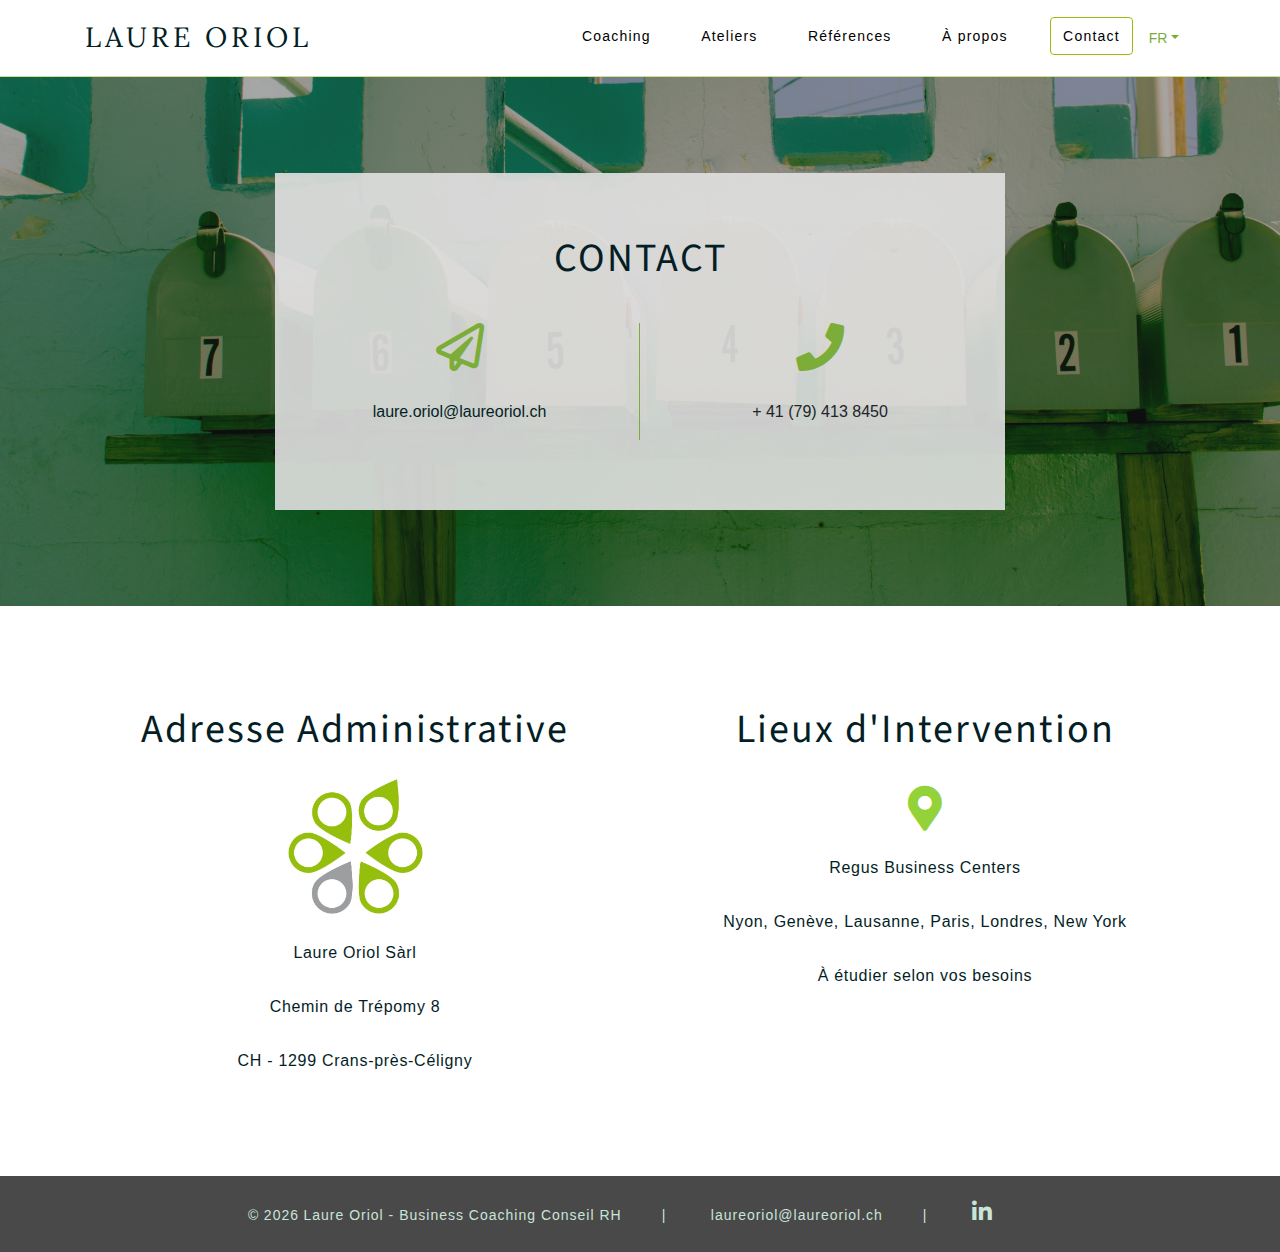
<file: contact.html>
<!DOCTYPE html>
<html lang="fr">
	<head>
		<meta charset="UTF-8">
		<meta name="viewport" content="width=device-width, initial-scale=1">

		<title>Contact</title>

		<link rel="stylesheet" href="css/styles.css">
		<link rel="stylesheet" href="css/contact.css">
		<link rel="stylesheet" href="css/nav.css">
		<link rel="stylesheet" href="css/typography.css">

		<meta name="viewport" content="width=device-width, initial-scale=1">
		<link href="https://fonts.googleapis.com/css?family=Lora:400,700|Source+Sans+Pro:300,400,300i" rel="stylesheet">
		<link rel="stylesheet" href="https://use.fontawesome.com/releases/v5.8.1/css/all.css">

		<script src="js/modernizer.js"></script> 
		<script src="https://code.jquery.com/jquery-2.1.4.min.js"></script>
		<script src="js/jquery.mobile.custom.min.js"></script>
		<script src="js/footer.js"></script>

		<link rel="apple-touch-icon" sizes="180x180" href="favicons/apple-touch-icon.png">
    <link rel="icon" type="image/png" sizes="32x32" href="favicons/favicon-32x32.png">
    <link rel="icon" type="image/png" sizes="16x16" href="favicons/favicon-16x16.png">
    <link rel="manifest" href="favicons/manifest.json">
    <link rel="mask-icon" href="favicons/safari-pinned-tab.svg" color="#5bbad5">

    <!-- bootstrap scripts -->
		<link rel="stylesheet" href="https://stackpath.bootstrapcdn.com/bootstrap/4.3.1/css/bootstrap.min.css" integrity="sha384-ggOyR0iXCbMQv3Xipma34MD+dH/1fQ784/j6cY/iJTQUOhcWr7x9JvoRxT2MZw1T" crossorigin="anonymous">
    <script src="https://code.jquery.com/jquery-3.3.1.slim.min.js" integrity="sha384-q8i/X+965DzO0rT7abK41JStQIAqVgRVzpbzo5smXKp4YfRvH+8abtTE1Pi6jizo" crossorigin="anonymous"></script>
		<script src="https://cdnjs.cloudflare.com/ajax/libs/popper.js/1.14.7/umd/popper.min.js" integrity="sha384-UO2eT0CpHqdSJQ6hJty5KVphtPhzWj9WO1clHTMGa3JDZwrnQq4sF86dIHNDz0W1" crossorigin="anonymous"></script>
		<script src="https://stackpath.bootstrapcdn.com/bootstrap/4.3.1/js/bootstrap.min.js" integrity="sha384-JjSmVgyd0p3pXB1rRibZUAYoIIy6OrQ6VrjIEaFf/nJGzIxFDsf4x0xIM+B07jRM" crossorigin="anonymous"></script>

	</head>

	<body>
		

		<!-- large nav -->
		<nav class="navbar navbar-expand-lg navbar-style navbar-light largeNav">
		  <div class="container">
		    <a class="navbar-brand name" href="index.html">Laure Oriol</a>
			   <div class="collapse navbar-collapse" id="navbarsExample07">
		    	<div class="navbar-nav ml-auto">
			      <ul class="nav-links mb-0">
			        <li class="nav-item active">
			          <a class="nav-link" href="coaching.html">Coaching</a>
			        </li>
			        <li class="nav-item">
			          <a class="nav-link" href="ateliers.html">Ateliers</a>
			        </li>
			        <li class="nav-item">
			        	<a class="nav-link" href="references.html">Références</a>
			        </li>
			        <li class="nav-item">
			        	<a class="nav-link" href="about.html">À propos</a>
			        </li>
			        <li class="nav-item">
			        	<a class="nav-button" href="contact.html">Contact<span class="sr-only">(current)</span></a>
			        </li>
			      </ul>
			    </div>
			  </div>
		    <ul class="nav">
			    <li class="nav-item dropdown">
				    <a class="nav-link dropdown-toggle" data-toggle="dropdown" href="#" role="button" aria-haspopup="true" aria-expanded="false">FR</a>
				    <div class="dropdown-menu">
				      <a class="dropdown-item" href="en/contact.html">English</a>
				    </div>
				  </li>
				</ul>
		  </div>
		</nav>


		<!-- small nav -->
		<nav class="navbar navbar-expand-lg navbar-style navbar-light smallNav">
		  <div class="container">
		    <a class="navbar-brand name" href="index.html">Laure Oriol</a>
	    	<div class="navbar-nav mr-2">
			    <ul class="nav-links mb-0">
				    <li class="nav-item dropdown links">
					    <a class="nav-link dropdown-toggle" data-toggle="dropdown" href="#" role="button" aria-haspopup="true" aria-expanded="false">Contact</a>
					    <div class="dropdown-menu links">
					    	<a class="dropdown-item" href="coaching.html">Coaching</a>
					      <a class="dropdown-item" href="ateliers.html">Ateliers</a>
					      <a class="dropdown-item" href="references.html">Références</a>
					      <a class="dropdown-item" href="about.html">À propos</a>
					    </div>
					  </li>
					</ul>
				</div>
				<div class="navbar-nav mr-2">
					<ul class="nav-links mb-0">
						<li class="nav-item">
		        	<a class="nav-button" href="contact.html">Contact</a>
		        </li>
					</ul>
				</div>
				<div class="navbar-nav mr-2">
			    <ul class="nav">
				    <li class="nav-item dropdown">
					    <a class="nav-link dropdown-toggle" data-toggle="dropdown" href="#" role="button" aria-haspopup="true" aria-expanded="false">FR</a>
					    <div class="dropdown-menu languages">
					      <a class="dropdown-item" href="en/contact.html">English</a>
					    </div>
					  </li>
					</ul>
				</div>
		  </div>
		</nav>


		<section>
			<div class="photo-container-homepage contact-container" style="background-image: url(images/banners/contact-2.jpg)">
				<div class="photo-transparent-layer layer-height-homepage contact-layer">
					<div class="container center py-5">
						<div class="row py-5">
							<div class="col-xs-12 col-md-8 offset-md-2">
								<div class="photo-text-background photo-text-background-homepage">
									<div class="photo-text aligner-item">
										<!-- <h1 class="h1-coaching pb3 pt3">CONTACT</h1>
										<p class="text-coaching pb1"><a href="mailto:laureoriol@laureoriol.ch">laureoriol@laureoriol.ch</a></p>
										<hr></hr>
										<p class="text-coaching pb1">+ 41 (79) 413 8450</p>
										<hr></hr>
										<p class="text-coaching pb2">Chemin de Trépomy 8</p>
										<p class="text-coaching pb3">CH - 1299 Crans-près-Céligny</p> -->
										<h1 class="h1-coaching py-3">CONTACT</h1>
										<div class="row pb-4 mb-3">
											<div class="col-sm-12 col-md-6 green-border">
												<a href="mailto:laureoriol@laureoriol.ch">
													<i class="far fa-paper-plane fa-3x green"></i>
													<p class="pt-1 mt-4 dark-text">laure.oriol@laureoriol.ch</p>
												</a>
											</div>
											<div class="d-block d-md-none w-100 my-4 pb-3">
												<hr class="center" style="width: 100px;border-width: 3px;border-radius: 4px;">
											</div>
											<div class="col-sm-12 col-md-6">
												<i class="fas fa-phone fa-3x green"></i>
												<p class="pt-1 mt-4">+ 41 (79) 413 8450</p>
											</div>
										</div>
									</div>
								</div>
							</div>
						</div>
					</div>
				</div>
			</div>
		</section> 


		<!-- contact info -->
		<section class="white-section">
			<div class="container">
				<div class="row pt8 pb8">

					<div class="col-xs-12 col-md-6 col-lg-6 center">
						<h3 class="h1-coaching">Adresse Administrative</h3>
						<a href="https://goo.gl/maps/sXJcYZqi17B2" target="_blank">
							<img src="images/logos/logo_laure_oriol.jpg" alt="Laure Oriol Logo" class="small-logo">
							<p class="text-coaching pt2 dark-text">Laure Oriol Sàrl</p>
							<p class="text-coaching pt1a dark-text">Chemin de Trépomy 8</p>
							<p class="text-coaching pt1a dark-text">CH - 1299 Crans-près-Céligny</p>
						</a>
					</div>

					<div class="col-xs-12 col-md-6 col-lg-6 center mobile-margin-location">
						<h3 class="h1-coaching">Lieux d'Intervention</h3>
						<a href="http://www.regus.com/citysearch" target="_blank">
							<i class="fas fa-map-marker-alt address-marker contact-pin" aria-hidden="true"></i>
							<p class="text-coaching pt2 dark-text">Regus Business Centers</p>
							<p class="text-coaching pt1a dark-text">Nyon, Genève, Lausanne, Paris, Londres, New York</p>
							<p class="text-coaching pt1a dark-text">À étudier selon vos besoins</p>
						</a>
					</div>

				</div>
			</div>
		</section> 


		<!-- footer -->
		<section class="white-section signature">
			<div class="container center">
				<div class="footer">
					<div class="signature-div">
						<p class="signature-text mb-0 inline">©</p>
						<p class="signature-text mb-0 inline js-update-date">2017</p>
						<p class="signature-item signature-text mb-0 inline">Laure Oriol - Business Coaching Conseil RH</p>
					</div>
					<div class="signature-div"> 
						<p class="signature-item signature-text mb-0"><a href="mailto:laureoriol@laureoriol.ch" class="links">laureoriol@laureoriol.ch</a></p>
					</div>
					<div class="signature-div">
						<a href="https://ch.linkedin.com/in/laure-oriol-78a6781" target="_blank"><i class="fab fa-linkedin-in linkedin" aria-hidden="true"></i></a>
					</div>
				</div>
			</div>
		</section>


	</body>
</html>
</file>
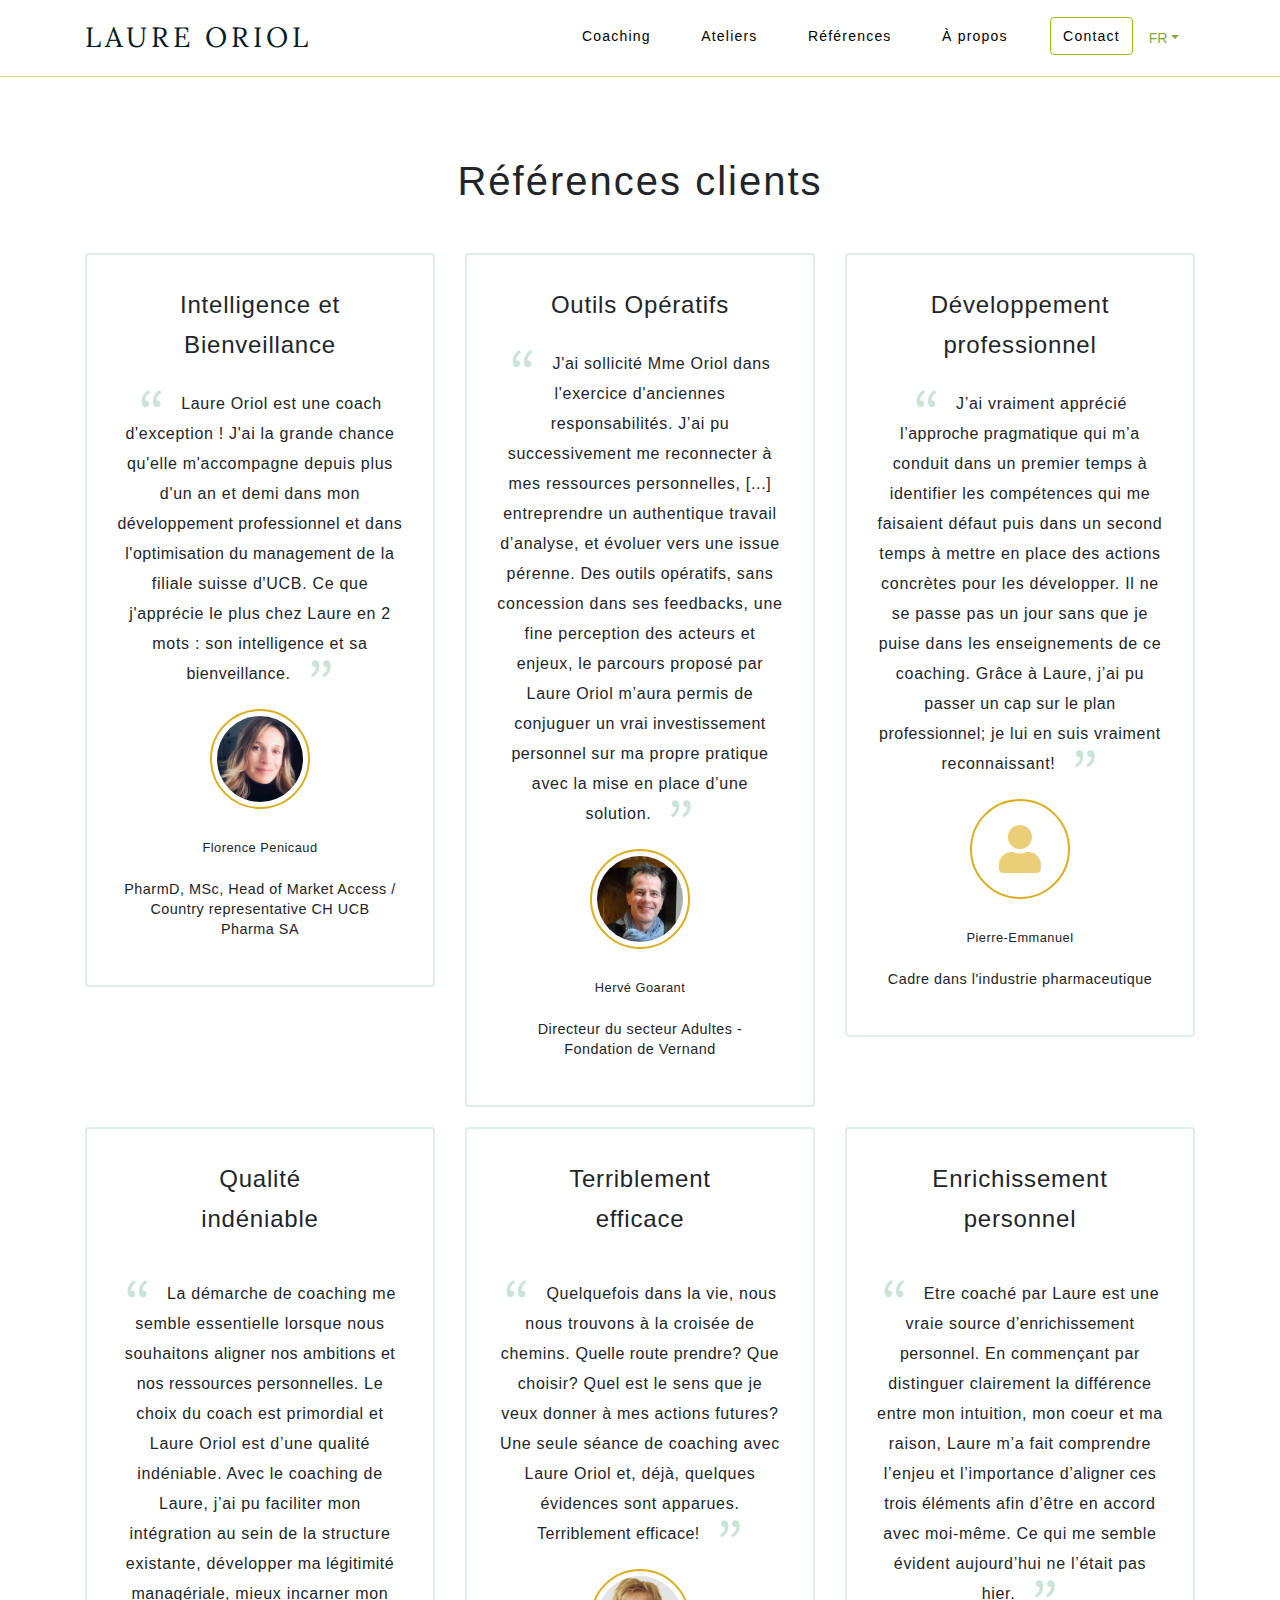
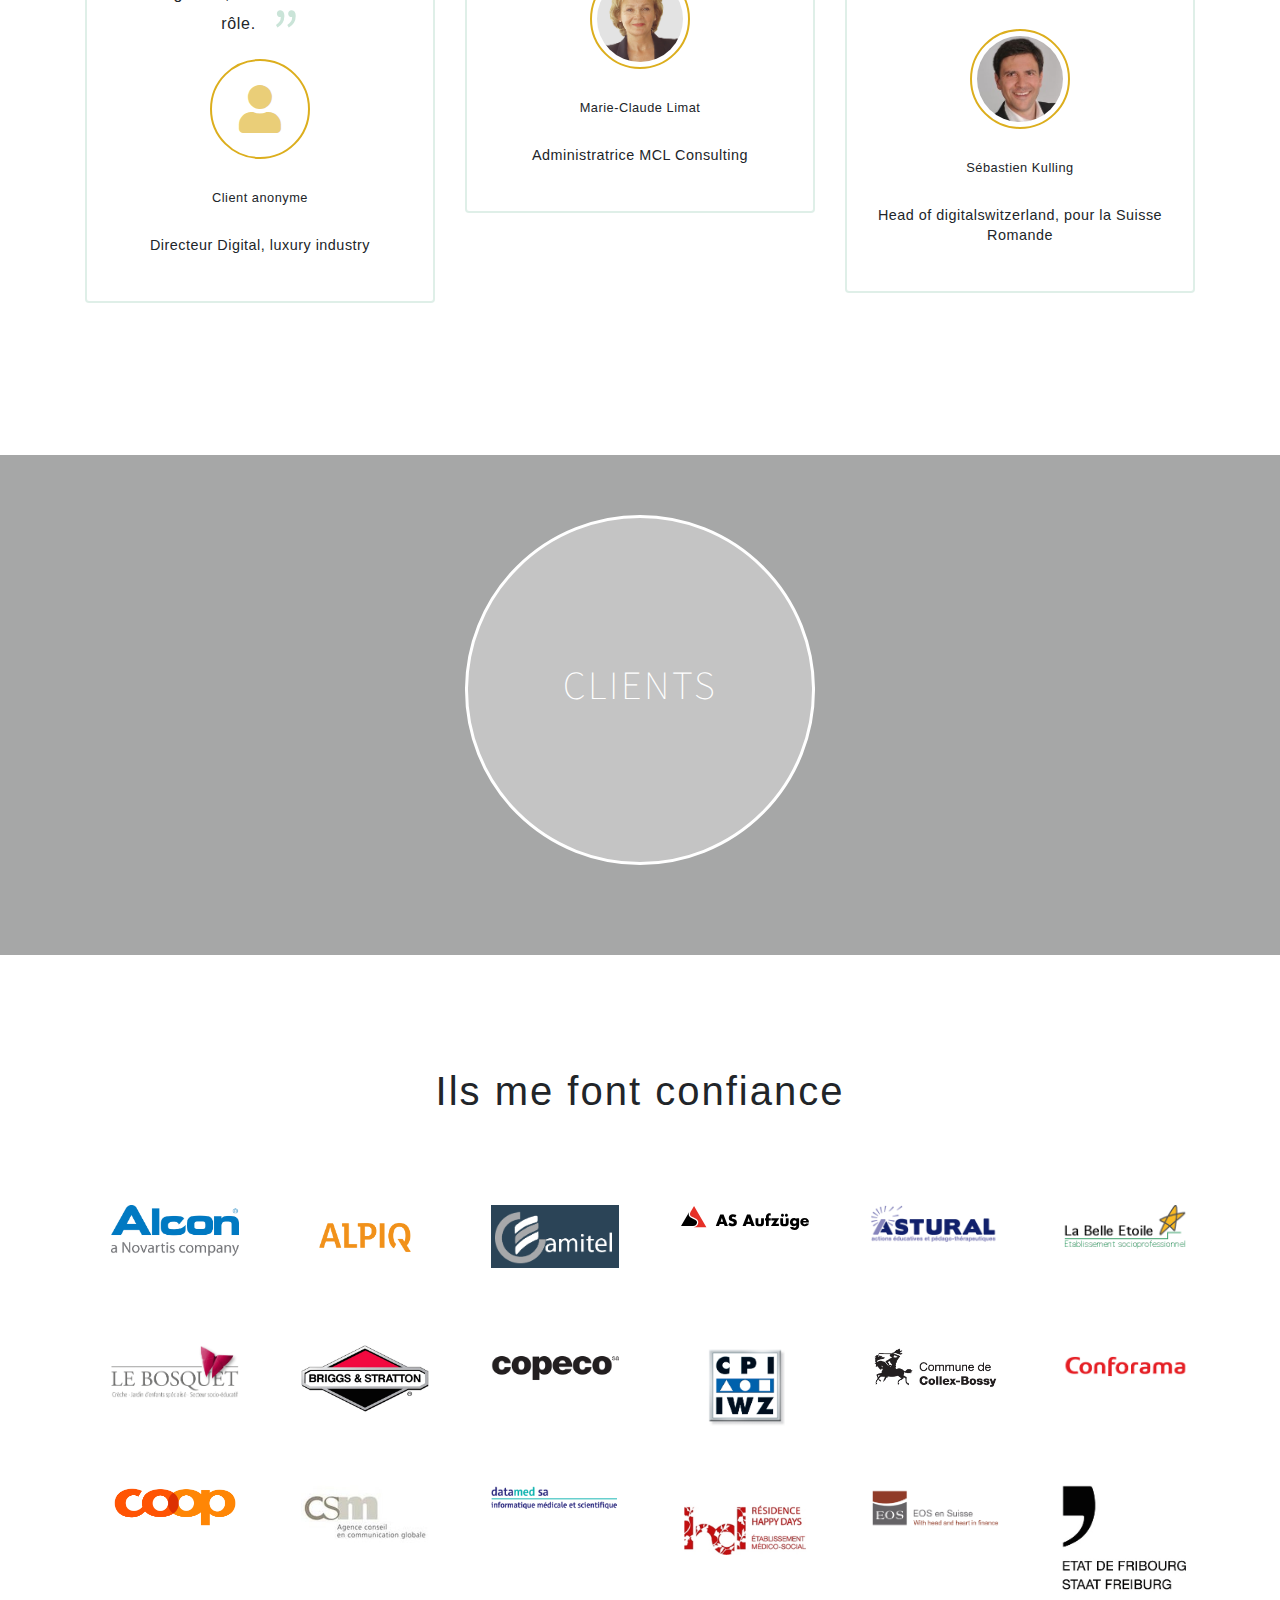
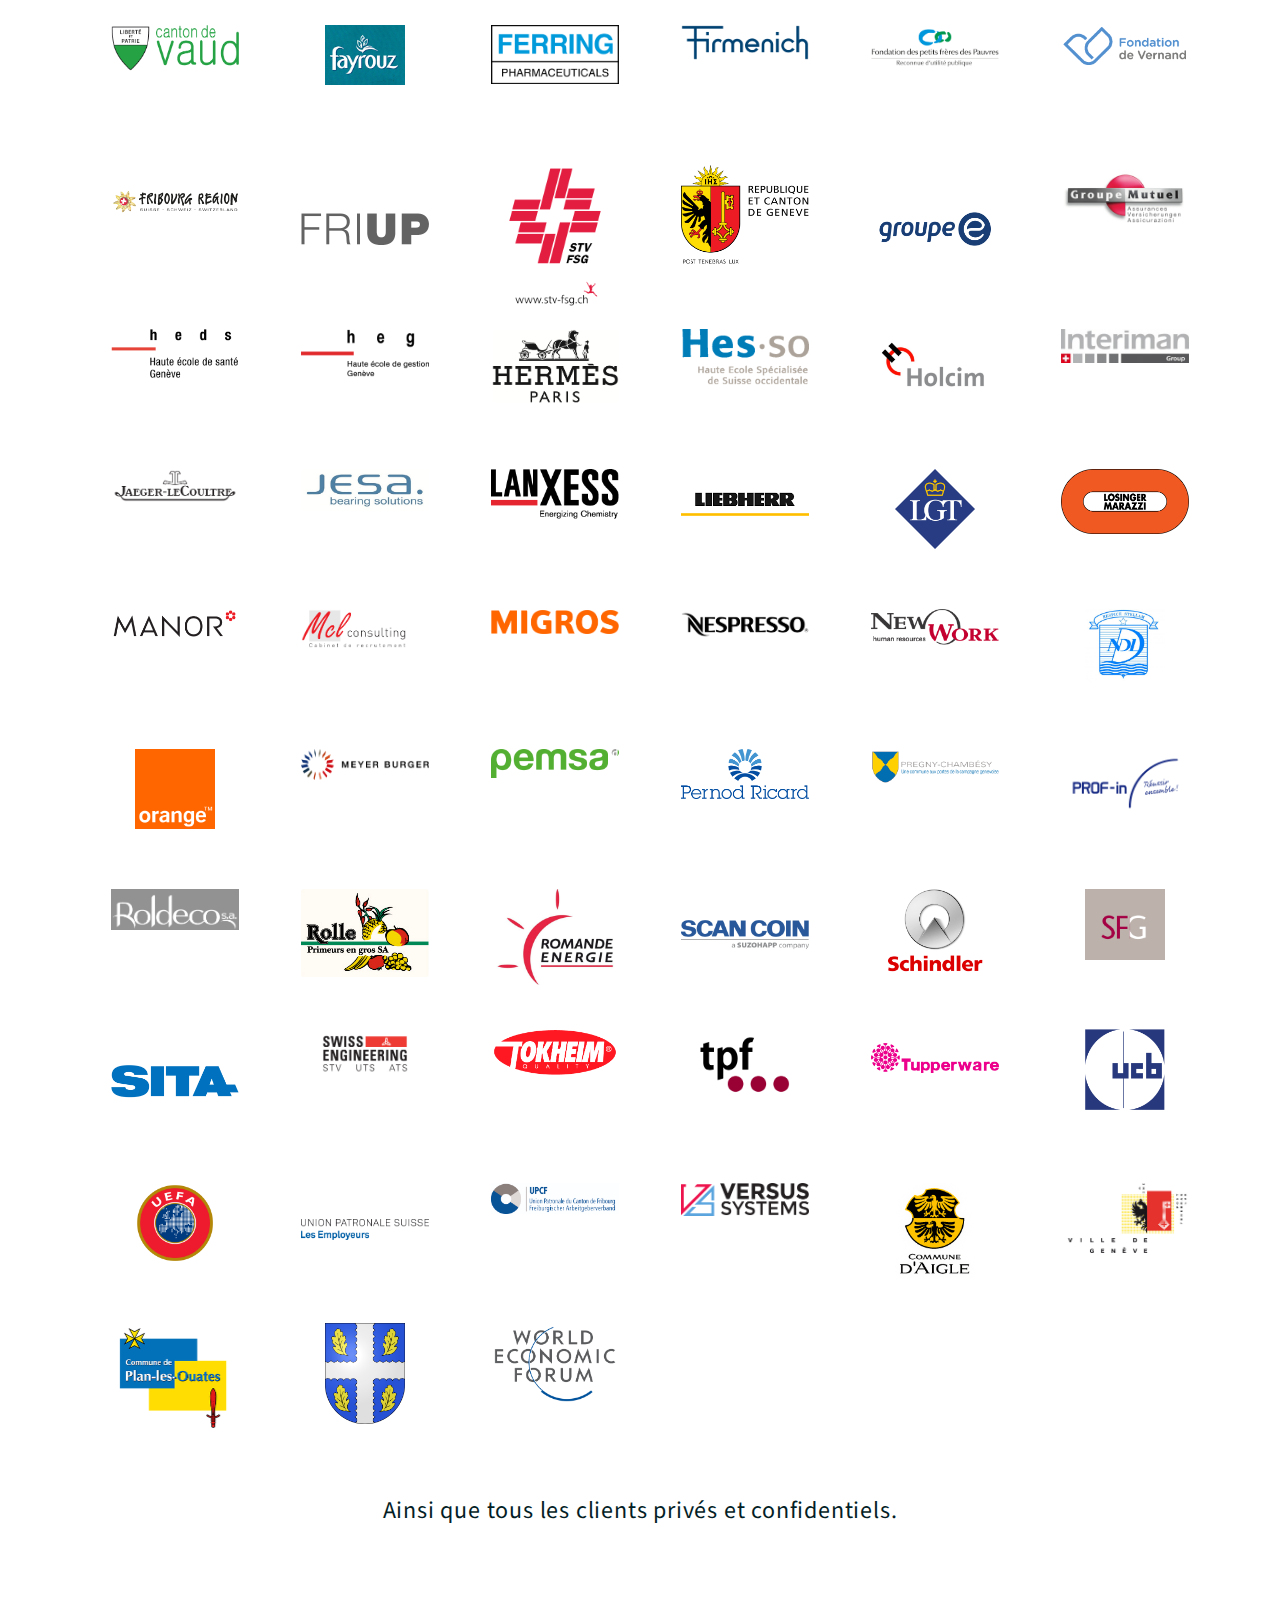
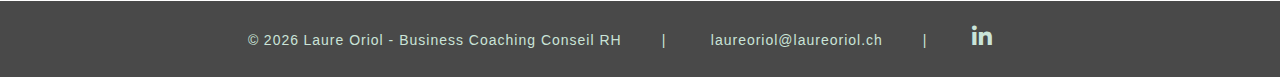
<file: references.html>
<!DOCTYPE html>
<html lang="fr">
	<head>
		<meta charset="UTF-8">
		<meta name="viewport" content="width=device-width, initial-scale=1">

		<title>Références</title>

    <link rel="stylesheet" href="css/styles.css">
    <link rel="stylesheet" href="css/references.css">
    <link rel="stylesheet" href="css/nav.css">
    <link rel="stylesheet" href="css/typography.css">

		<meta name="viewport" content="width=device-width, initial-scale=1">
		<link href="https://fonts.googleapis.com/css?family=Lora:400,700|Source+Sans+Pro:300,400,300i" rel="stylesheet">
		<link rel="stylesheet" href="https://use.fontawesome.com/releases/v5.8.1/css/all.css">


    <script src="js/modernizer.js"></script>
    <script src="https://code.jquery.com/jquery-2.1.4.min.js"></script>
    <script src="js/jquery.mobile.custom.min.js"></script>
    <script src="js/footer.js"></script> 


    <link rel="apple-touch-icon" sizes="180x180" href="favicons/apple-touch-icon.png">
    <link rel="icon" type="image/png" sizes="32x32" href="favicons/favicon-32x32.png">
    <link rel="icon" type="image/png" sizes="16x16" href="favicons/favicon-16x16.png">
    <link rel="manifest" href="favicons/manifest.json">
    <link rel="mask-icon" href="favicons/safari-pinned-tab.svg" color="#5bbad5">
    <meta name="theme-color" content="#ffffff">

    <!-- bootstrap scripts -->
    <link rel="stylesheet" href="https://stackpath.bootstrapcdn.com/bootstrap/4.3.1/css/bootstrap.min.css" integrity="sha384-ggOyR0iXCbMQv3Xipma34MD+dH/1fQ784/j6cY/iJTQUOhcWr7x9JvoRxT2MZw1T" crossorigin="anonymous">
    <script src="https://code.jquery.com/jquery-3.3.1.slim.min.js" integrity="sha384-q8i/X+965DzO0rT7abK41JStQIAqVgRVzpbzo5smXKp4YfRvH+8abtTE1Pi6jizo" crossorigin="anonymous"></script>
    <script src="https://cdnjs.cloudflare.com/ajax/libs/popper.js/1.14.7/umd/popper.min.js" integrity="sha384-UO2eT0CpHqdSJQ6hJty5KVphtPhzWj9WO1clHTMGa3JDZwrnQq4sF86dIHNDz0W1" crossorigin="anonymous"></script>
    <script src="https://stackpath.bootstrapcdn.com/bootstrap/4.3.1/js/bootstrap.min.js" integrity="sha384-JjSmVgyd0p3pXB1rRibZUAYoIIy6OrQ6VrjIEaFf/nJGzIxFDsf4x0xIM+B07jRM" crossorigin="anonymous"></script>
	</head>

	<body>


    <!-- large nav -->
    <nav class="navbar navbar-expand-lg navbar-style navbar-light largeNav">
      <div class="container">
        <a class="navbar-brand name" href="index.html">Laure Oriol</a>
         <div class="collapse navbar-collapse" id="navbarsExample07">
          <div class="navbar-nav ml-auto">
            <ul class="nav-links mb-0">
              <li class="nav-item active">
                <a class="nav-link" href="coaching.html">Coaching</a>
              </li>
              <li class="nav-item">
                <a class="nav-link" href="ateliers.html">Ateliers</a>
              </li>
              <li class="nav-item">
                <a class="nav-link" href="references.html">Références<span class="sr-only">(current)</span></a>
              </li>
              <li class="nav-item">
                <a class="nav-link" href="about.html">À propos</a>
              </li>
              <li class="nav-item">
                <a class="nav-button" href="contact.html">Contact</a>
              </li>
            </ul>
          </div>
        </div>
        <ul class="nav">
          <li class="nav-item dropdown">
            <a class="nav-link dropdown-toggle" data-toggle="dropdown" href="#" role="button" aria-haspopup="true" aria-expanded="false">FR</a>
            <div class="dropdown-menu">
              <a class="dropdown-item" href="en/testimonials.html">English</a>
            </div>
          </li>
        </ul>
      </div>
    </nav>


    <!-- small nav -->
    <nav class="navbar navbar-expand-lg navbar-style navbar-light smallNav">
      <div class="container">
        <a class="navbar-brand name" href="index.html">Laure Oriol</a>
        <div class="navbar-nav mr-2">
          <ul class="nav-links mb-0">
            <li class="nav-item dropdown links">
              <a class="nav-link dropdown-toggle" data-toggle="dropdown" href="#" role="button" aria-haspopup="true" aria-expanded="false">Références</a>
              <div class="dropdown-menu links">
                <a class="dropdown-item" href="coaching.html">Coaching</a>
                <a class="dropdown-item" href="ateliers.html">Ateliers</a>
                <a class="dropdown-item" href="about.html">À propos</a>
              </div>
            </li>
          </ul>
        </div>
        <div class="navbar-nav mr-2">
          <ul class="nav-links mb-0">
            <li class="nav-item">
              <a class="nav-button" href="contact.html">Contact</a>
            </li>
          </ul>
        </div>
        <div class="navbar-nav mr-2">
          <ul class="nav">
            <li class="nav-item dropdown">
              <a class="nav-link dropdown-toggle" data-toggle="dropdown" href="#" role="button" aria-haspopup="true" aria-expanded="false">FR</a>
              <div class="dropdown-menu languages">
                <a class="dropdown-item" href="en/testimonials.html">English</a>
              </div>
            </li>
          </ul>
        </div>
      </div>
    </nav>
    

    <section class="white-section pb4">
      <div class="container py-5">
        <div class="center py-3">
          <p class="h1-coaching">Références clients</p>
        </div>
        <div class="row">

          <div class="col-xs-12 col-md-6 col-lg-4 center">
            <div class="references-wrapping">
              <div>
                <p class="h3-coaching testimonial-title title-line-height center pb-2">Intelligence et Bienveillance</p>
                <blockquote><p class="text-coaching">Laure Oriol est une coach d'exception ! J'ai la grande chance qu'elle m'accompagne depuis plus d'un an et demi dans mon <strong>développement professionnel</strong> et dans <strong>l'optimisation du management</strong> de la filiale suisse d'UCB. Ce que j'apprécie le plus chez Laure en 2 mots : son <strong>intelligence</strong> et sa <strong>bienveillance</strong>.</p></blockquote>
              </div>
              <div class="references-people">
                <div class="references-picture-border references-picture aligner">
                  <img src="images/references/florence_penicault.jpg" alt="Florence Penucaud" class="round-picture center aligner-item">
                </div>
                <p class="text-coaching small pt3">Florence Penicaud</p>
                <p class="text-coaching extra-small">PharmD, MSc, Head of Market Access / Country representative CH UCB Pharma SA</p>
              </div>
            </div>
          </div> <!-- Florence Penicaud --> 

          <div class="col-xs-12 col-md-6 col-lg-4 center">
            <div class="references-wrapping">
              <div>
                <p class="h3-coaching testimonial-title title-line-height center pb-2">Outils Opératifs</p>
                <blockquote><p class="text-coaching">J'ai sollicité Mme Oriol dans l'exercice d'anciennes responsabilités. J’ai pu successivement me reconnecter à mes ressources personnelles, [...] entreprendre un authentique travail d’analyse, et évoluer vers une issue pérenne. <strong>Des outils opératifs</strong>, sans concession dans ses feedbacks, une fine perception des acteurs et enjeux, le parcours proposé par Laure Oriol m’aura permis de conjuguer un <strong>vrai investissement personnel</strong> sur ma propre pratique avec la mise en place d’une solution.</p></blockquote>
              </div>
              <div class="references-people">
                <div class="references-picture-border references-picture aligner">
                  <img src="images/references/herve_goarant.jpg" alt="Herve Goarant" class="round-picture center aligner-item">
                </div>
                <p class="text-coaching small pt3">Hervé Goarant</p>
                <p class="text-coaching extra-small">Directeur du secteur Adultes - Fondation de Vernand</p>
              </div>
            </div>
          </div> <!-- herve goarant -->

           <div class="col-xs-12 col-md-6 col-lg-4 center">
            <div class="references-wrapping">
              <div>
                <p class="h3-coaching testimonial-title title-line-height center pb-2">Développement professionnel</p>
                <blockquote><p class="text-coaching">J’ai vraiment apprécié <strong>l’approche pragmatique</strong> qui m’a conduit dans un premier temps à identifier les compétences qui me faisaient défaut puis dans un second temps à mettre en place des actions concrètes pour les développer. Il ne se passe pas un jour sans que je puise dans les enseignements de ce coaching. Grâce à Laure, j’ai pu <strong>passer un cap sur le plan professionnel</strong>; je lui en suis vraiment reconnaissant!</p></blockquote>
              </div>
              <div class="references-people">
                <div class="references-picture-border references-picture aligner">
                  <i class="fas fa-user fa-3x round-picture center aligner-item anonymous-picture" aria-hidden="true"></i>
                </div>
                <p class="text-coaching small pt3">Pierre-Emmanuel</p>
                <p class="text-coaching extra-small">Cadre dans l'industrie pharmaceutique</p>
              </div>
            </div>
          </div> <!-- pierre emmanuel -->

            <!-- </div>
            <div class="row"> -->
          <div class="col-xs-12 col-md-6 col-lg-4 center">
            <div class="references-wrapping">
              <div class="short">
                <p class="h3-coaching testimonial-title title-line-height center pb3">Qualité indéniable</p>
                <blockquote><p class="text-coaching">La démarche de coaching me semble essentielle lorsque nous souhaitons <strong>aligner nos ambitions et nos ressources personnelles</strong>. Le choix du coach est primordial et Laure Oriol est d’une qualité indéniable. Avec le coaching de Laure, j’ai pu faciliter mon intégration au sein de la structure existante, développer <strong>ma légitimité managériale</strong>, mieux incarner mon rôle.</p></blockquote>
              </div>
              <div class="references-people-small">
                <div class="references-picture-border references-picture aligner">
                  <i class="fas fa-user fa-3x round-picture center aligner-item anonymous-picture" aria-hidden="true"></i>
                </div>
                <p class="text-coaching small pt3">Client anonyme</p>
                <p class="text-coaching extra-small pt1">Directeur Digital, luxury industry</p>
              </div>
            </div>
          </div> <!-- anonymine --> 
          
          <div class="col-xs-12 col-md-6 col-lg-4 center">
            <div class="references-wrapping">
              <div class="short">
                <p class="h3-coaching testimonial-title title-line-height center pb3">Terriblement efficace</p>
                <blockquote><p class="text-coaching">Quelquefois dans la vie, nous nous trouvons à la croisée de chemins. <strong>Quelle route prendre?</strong> Que choisir? Quel est le sens que je veux donner à mes actions futures? Une seule séance de coaching avec Laure Oriol et, déjà, quelques évidences sont apparues. <strong>Terriblement efficace</strong>!</p></blockquote>
              </div>
              <div class="references-people-small">
                <div class="references-picture-border references-picture aligner">
                  <img src="images/references/20ans_banner.png" alt="Marie Claude Limat" class="round-picture center aligner-item">
                </div>
                <p class="text-coaching small pt3">Marie-Claude Limat</p>
                <p class="text-coaching extra-small pt1">Administratrice MCL Consulting</p>
              </div>
            </div>
          </div> <!-- marie claude --> 
          
          <div class="col-xs-12 col-md-6 col-lg-4 center">
            <div class="references-wrapping">
              <div class="short">
                <p class="h3-coaching testimonial-title title-line-height center pb3">Enrichissement personnel</p>
                <blockquote><p class="text-coaching">Etre coaché par Laure est une vraie source <strong>d’enrichissement personnel</strong>. En commençant par distinguer clairement la différence entre mon intuition, mon coeur et ma raison, Laure m’a fait comprendre l’enjeu et l’importance <strong>d’aligner ces trois éléments</strong> afin d’être en accord avec moi-même. Ce qui me semble évident aujourd’hui ne l’était pas hier.</p></blockquote>
              </div>
              <div class="references-people-small">
                <div class="references-picture-border references-picture aligner">
                  <img src="images/references/seb_kulling.jpg" alt="Sebastien Kulling" class="round-picture center aligner-item">
                </div>
                <p class="text-coaching small pt3">Sébastien Kulling</p>
                <p class="text-coaching extra-small pt1">Head of digitalswitzerland, pour la Suisse Romande</p>
              </div>
            </div>
          </div> <!-- seb kulling --> 
        </div>
        </div>
      </div>
    </section>


    <section class="pt5">  
      <div class="photo-container" style="background-image: url(images/banners/juliette-leufke-154599.jpg)">
        <div class="photo-transparent-layer layer-height">
          <div class="center aligner">
            <div class="container">
              <div class="row pt6 aligner-item">
                <div class="photo-text-background photo-text-background-general aligner">
                  <div class="photo-text aligner-item">
                    <h3 class="header pb4 pt2">CLIENTS</h3>
                  </div>
                </div>
              </div>
            </div>
          </div>
        </div>
      </div>
    </section> <!-- logo references pictures --> 
    <!-- logo list reference document-->

    <section class="pt7">
      <div class="container">
        <div class="center py-4 mb-4">
          <p class="h1-coaching">Ils me font confiance</p>
        </div>

        <div class="row">

          <div class="col-6 col-sm-4 col-md-3 col-lg-2 center">
            <div class="logo-wrapper">
              <a href="https://www.alcon.com/" target="_blank">
                <img src="images/clients/Alcon_Novartis.jpg" alt="Alcon Novartis" class="logo-image">
              </a>
            </div>
          </div>

          <div class="col-6 col-sm-4 col-md-3 col-lg-2 center">
            <div class="logo-wrapper">
              <a href="http://www.alpiq.com/portal/en/" target="_blank">
                <img src="images/clients/Alpiq_logo.png" alt="Alpiq" class="logo-image">
              </a>
            </div>
          </div>

          <div class="col-6 col-sm-4 col-md-3 col-lg-2 center">
            <div class="logo-wrapper">
              <a href="http://www.amitel.ch/index2.html" target="_blank">
                <img src="images/clients/amitel.png" alt="Amitel" class="logo-image">
              </a>
            </div>
          </div>

          <div class="col-6 col-sm-4 col-md-3 col-lg-2 center">
            <div class="logo-wrapper">
              <a href="http://www.lift.ch/" target="_blank">
                <img src="images/clients/as_logo.svg" alt="AS AG" class="logo-image">
              </a>
            </div>
          </div>

          <div class="col-6 col-sm-4 col-md-3 col-lg-2 center">
            <div class="logo-wrapper">
              <a href="https://astural.org/" target="_blank">
                <img src="images/clients/astural.png" alt="Astural" class="logo-image">
              </a>
            </div>
          </div>

          <div class="col-6 col-sm-4 col-md-3 col-lg-2 center">
            <div class="logo-wrapper">
              <a href="http://www.belle-etoile.ch/" target="_blank">
                <img src="images/clients/belle-etoile.gif" alt="La Belle Etoile" class="logo-image">
              </a>
            </div>
          </div>

          <div class="col-6 col-sm-4 col-md-3 col-lg-2 center">
            <div class="logo-wrapper">
              <a href="http://www.le-bosquet.ch/" target="_blank">
                <img src="images/clients/bosquet_logo.png" alt="Le Bosquet" class="logo-image">
              </a>
            </div>
          </div>

          <div class="col-6 col-sm-4 col-md-3 col-lg-2 center">
            <div class="logo-wrapper">
              <a href="http://www.briggsandstratton.com/eu/fr" target="_blank">
                <img src="images/clients/briggs-stratton.jpg" alt="Briggs and Stratton" class="logo-image">
              </a>
            </div>
          </div>

          <div class="col-6 col-sm-4 col-md-3 col-lg-2 center">
            <div class="logo-wrapper">
              <a href="https://www.coppet-immobilier.ch/" target="_blank">
                <img src="images/clients/Copeco-SA_black.png" alt="Copeco" class="logo-image">
              </a>
            </div>
          </div>

          <div class="col-6 col-sm-4 col-md-3 col-lg-2 center">
            <div class="logo-wrapper">
              <a href="http://www.cpi.ch/" target="_blank">
                <img src="images/clients/CPI.jpg" alt="CPI" class="logo-image big-logo">
              </a>
            </div>
          </div>

          <div class="col-6 col-sm-4 col-md-3 col-lg-2 center">
            <div class="logo-wrapper">
              <a href="http://www.collex-bossy.ch/fr/" target="_blank">
                <img src="images/clients/logo-collex-bossy.gif" alt="Commune de Collex Bossy" class="logo-image">
              </a>
            </div>
          </div>

          <div class="col-6 col-sm-4 col-md-3 col-lg-2 center">
            <div class="logo-wrapper">
              <a href="https://www.conforama.ch/" target="_blank">
                <img src="images/clients/conforama.png" alt="Conforama" class="logo-image">
              </a> 
            </div>
          </div>

          <div class="col-6 col-sm-4 col-md-3 col-lg-2 center">
            <div class="logo-wrapper">
              <a href="http://www.coop.ch/fr.html" target="_blank">
                <img src="images/clients/coop.png" alt="Coop" class="logo-image">
              </a>
            </div>
          </div>

          <div class="col-6 col-sm-4 col-md-3 col-lg-2 center">
            <div class="logo-wrapper">
              <a href="http://www.csm-sa.ch/" target="_blank">
                <img src="images/clients/csm_agence_conseil.jpg" alt="CSM Agence Conseil" class="logo-image">
              </a>
            </div>
          </div>

          <div class="col-6 col-sm-4 col-md-3 col-lg-2 center">
            <div class="logo-wrapper">
              <a href="http://datamed.ch/" target="_blank">
                <img src="images/clients/dm_logo.png" alt="DataMed" class="logo-image">
              </a>
            </div>
          </div>

          <div class="col-6 col-sm-4 col-md-3 col-lg-2 center">
            <div class="logo-wrapper">
              <a href="http://www.emshappydays.ch/pre.php" target="_blank">
                <img src="images/clients/ems_happy_days.jpg" alt="EMS Happy Days" class="logo-image">
              </a>
            </div>
          </div>

          <div class="col-6 col-sm-4 col-md-3 col-lg-2 center">
            <div class="logo-wrapper">
              <a href="https://ch.eos-solutions.com/fr/?ls=1" target="_blank">
                <img src="images/clients/eos_suisse.png" alt="EOS Suisse" class="logo-image">
              </a>
            </div>
          </div>

          <div class="col-6 col-sm-4 col-md-3 col-lg-2 center">
            <div class="logo-wrapper">
              <a href="http://www.fr.ch/ww/fr/pub/index.cfm" target="_blank">
                <img src="images/clients/etat_FR.jpg" alt="Etat de Fribourg" class="logo-image">
              </a>
            </div>
          </div>

          <div class="col-6 col-sm-4 col-md-3 col-lg-2 center">
            <div class="logo-wrapper">
              <a href="https://www.vd.ch/" target="_blank">
                <img src="images/clients/logo_VD.png" alt="Etat de Vaud" class="logo-image">
              </a>
            </div>
          </div>

          <div class="col-6 col-sm-4 col-md-3 col-lg-2 center">
            <div class="logo-wrapper">
              <img src="images/clients/fayrouz.png" alt="Fayrouz" class="logo-image big-logo">
            </div>
          </div>

          <div class="col-6 col-sm-4 col-md-3 col-lg-2 center">
            <div class="logo-wrapper">
              <a href="https://www.ferring.com/" target="_blank">
                <img src="images/clients/ferring.png" alt="Ferring" class="logo-image">
              </a>  
            </div>
          </div>

          <div class="col-6 col-sm-4 col-md-3 col-lg-2 center">
            <div class="logo-wrapper">
              <a href="http://www.firmenich.com/en_INT/index.html" target="_blank">
                <img src="images/clients/firmenich.png" alt="Firmenich" class="logo-image">
              </a>
            </div>
          </div>

          <div class="col-6 col-sm-4 col-md-3 col-lg-2 center">
            <div class="logo-wrapper">
              <a href="http://www.petitsfreres.ch/" target="_blank">
                <img src="images/clients/petits_freres_des_pauvres.jpg" alt="Fondation Petits Freres des Pauvres" class="logo-image">
              </a>
            </div>
          </div>

          <div class="col-6 col-sm-4 col-md-3 col-lg-2 center">
            <div class="logo-wrapper">
              <a href="http://www.fondation-de-vernand.ch/" target="_blank">
                <img src="images/clients/fondation_vernand.png" alt="Fondation de Vernand" class="logo-image">
              </a>
            </div>
          </div>

          <div class="col-6 col-sm-4 col-md-3 col-lg-2 center">
            <div class="logo-wrapper">
              <a href="https://www.fribourgregion.ch/" target="_blank">
                <img src="images/clients/fribourg-region.png" alt="Fribourg Region" class="logo-image pt-4">
              </a>
            </div>
          </div>

          <div class="col-6 col-sm-4 col-md-3 col-lg-2 center">
            <div class="logo-wrapper">
              <a href="http://www.friup.ch/" target="_blank">
                <img src="images/clients/fri-up.jpg" alt="Fri Up" class="logo-image">
              </a>
            </div>
          </div>

          <div class="col-6 col-sm-4 col-md-3 col-lg-2 center">
            <div class="logo-wrapper">
              <a href="http://www.stv-fsg.ch/fr/" target="_blank">
                <img src="images/clients/STV_Logo.png" alt="Federation Suisse de Gymnastique" class="logo-image medium-logo">
              </a>
            </div>
          </div>

          <div class="col-6 col-sm-4 col-md-3 col-lg-2 center">
            <div class="logo-wrapper">
              <a href="https://www.ge.ch/" target="_blank">
                <img src="images/clients/canton_geneve.png" alt="Canton de Genève" class="logo-image">
              </a>
            </div>
          </div>

          <div class="col-6 col-sm-4 col-md-3 col-lg-2 center">
            <div class="logo-wrapper">
              <a href="https://www.groupe-e.ch/fr" target="_blank">
                <img src="images/clients/groupe_e.png" alt="Groupe E" class="logo-image">
              </a>
            </div>
          </div>

          <div class="col-6 col-sm-4 col-md-3 col-lg-2 center">
            <div class="logo-wrapper">
              <a href="https://www.groupemutuel.ch/fr/clients-prives.html" target="_blank">
                <img src="images/clients/Logo_Groupe_Mutuel.jpg" alt="Groupe Mutuel" class="logo-image">
              </a>
            </div>
          </div>

          <div class="col-6 col-sm-4 col-md-3 col-lg-2 center">
            <div class="logo-wrapper">
              <a href="https://www.hesge.ch/heds/" target="_blank">
                <img src="images/clients/heds.png" alt="HEDS Geneve" class="logo-image">
              </a>
            </div>
          </div>

          <div class="col-6 col-sm-4 col-md-3 col-lg-2 center">
            <div class="logo-wrapper">
              <a href="https://www.hesge.ch/heg/" target="_blank">
                <img src="images/clients/heg.png" alt="HEG Geneve" class="logo-image">
              </a>
            </div>
          </div>

          <div class="col-6 col-sm-4 col-md-3 col-lg-2 center">
            <div class="logo-wrapper">
              <a href="http://www.hermes.com/index-ch-fr.html" target="_blank">
                <img src="images/clients/Hermes-Logos-HD.jpg" alt="Hermes" class="logo-image">
              </a>
            </div>
          </div>

          <div class="col-6 col-sm-4 col-md-3 col-lg-2 center">
            <div class="logo-wrapper">
              <a href="https://www.hes-so.ch/" target="_blank">
                <img src="images/clients/hes-so.png" alt="HES-SO" class="logo-image">
              </a>
            </div>
          </div>

          <div class="col-6 col-sm-4 col-md-3 col-lg-2 center">
            <div class="logo-wrapper">
              <a href="http://www.holcim.ch/fr.html" target="_blank">
                <img src="images/clients/holcim.jpg" alt="Holcim" class="logo-image">
              </a>
            </div>
          </div>

          <div class="col-6 col-sm-4 col-md-3 col-lg-2 center">
            <div class="logo-wrapper">
              <a href="https://www.interiman.ch/" target="_blank">
                <img src="images/clients/Interiman.jpg" alt="Interiman" class="logo-image">
              </a>
            </div>
          </div>

          <div class="col-6 col-sm-4 col-md-3 col-lg-2 center">
            <div class="logo-wrapper">
              <a href="https://www.jaeger-lecoultre.com/ch/fr/home-page.html" target="_blank">
                <img src="images/clients/jaeger.png" alt="Jaeger-LeCoultre" class="logo-image">
              </a>
            </div>
          </div>

          <div class="col-6 col-sm-4 col-md-3 col-lg-2 center">
            <div class="logo-wrapper">
              <a href="https://www.jesa.com/fr/" target="_blank">
                <img src="images/clients/jesa.jpg" alt="Jesa" class="logo-image">
              </a>
            </div>
          </div>

          <div class="col-6 col-sm-4 col-md-3 col-lg-2 center">
            <div class="logo-wrapper">
              <a href="https://lanxess.com/" target="_blank">
                <img src="images/clients/lanxess.png" alt="Lanxess" class="logo-image">
              </a>
            </div>
          </div>

          <div class="col-6 col-sm-4 col-md-3 col-lg-2 center">
            <div class="logo-wrapper">
              <a href="https://www.liebherr.com/" target="_blank">
                <img src="images/clients/liebherr-logo.png" alt="Liebherr" class="logo-image">
              </a>
            </div>
          </div>

          <div class="col-6 col-sm-4 col-md-3 col-lg-2 center">
            <div class="logo-wrapper">
              <a href="https://www.lgt.ch/fr/" target="_blank">
                <img src="images/clients/LGT_Logo.svg.png" alt="LGT" class="logo-image big-logo">
              </a>
            </div>
          </div>

          <div class="col-6 col-sm-4 col-md-3 col-lg-2 center">
            <div class="logo-wrapper">
              <a href="http://www.losinger-marazzi.ch/fr/" target="_blank">
                <img src="images/clients/losinger_marazzi.png" alt="Losinger Marazzi" class="logo-image">
              </a>
            </div>
          </div>

          <div class="col-6 col-sm-4 col-md-3 col-lg-2 center">
            <div class="logo-wrapper">
              <a href="https://www.manor.ch/fr/" target="_blank">
                <img src="images/clients/Logo_Manor.svg.png" alt="Manor" class="logo-image">
              </a>
            </div>
          </div>

          <div class="col-6 col-sm-4 col-md-3 col-lg-2 center">
            <div class="logo-wrapper">
              <a href="http://www.mclconsulting.ch/" target="_blank">
                <img src="images/clients/MCL-Consulting_logo_new.png" alt="MCL Consulting" class="logo-image">
              </a>
            </div>
          </div>

          <div class="col-6 col-sm-4 col-md-3 col-lg-2 center">
            <div class="logo-wrapper">
              <a href="https://www.migros.ch/fr.html" target="_blank">
                <img src="images/clients/Migros_logo.png" alt="Migros" class="logo-image">
              </a>
            </div>
          </div>

          <div class="col-6 col-sm-4 col-md-3 col-lg-2 center">
            <div class="logo-wrapper">
              <a href="https://www.nespresso.com/ch/fr/" target="_blank">
                <img src="images/clients/Nespresso_logo.png" alt="Nespresso" class="logo-image">
              </a>
            </div>
          </div>

          <div class="col-6 col-sm-4 col-md-3 col-lg-2 center">
            <div class="logo-wrapper">
              <a href="https://www.newwork-hr.ch/" target="_blank">
                <img src="images/clients/newwork.png" alt="NewWork" class="logo-image">
              </a>
            </div>
          </div>

          <div class="col-6 col-sm-4 col-md-3 col-lg-2 center">
            <div class="logo-wrapper">
              <a href="http://www.notre-dame-du-lac.ch/en/" target="_blank">
                <img src="images/clients/notre_dame_du_lac.jpg" alt="Notre Dame Du Lac" class="logo-image big-logo">
              </a>
            </div>
          </div>

          <div class="col-6 col-sm-4 col-md-3 col-lg-2 center">
            <div class="logo-wrapper">
              <a href="https://www.orange.com/fr/home" target="_blank">
                <img src="images/clients/orange.png" alt="Orange Communications" class="logo-image big-logo">
              </a>
            </div>
          </div>

          <div class="col-6 col-sm-4 col-md-3 col-lg-2 center">
            <div class="logo-wrapper">
              <a href="https://www.meyerburger.com/ch/fr/" target="_blank">
                <img src="images/clients/MeyerBurger_Logo_cmyk.png" alt="Pasan - Meyer Burger" class="logo-image">
              </a>
            </div>
          </div>

          <div class="col-6 col-sm-4 col-md-3 col-lg-2 center">
            <div class="logo-wrapper">
              <a href="https://pemsa.ch/" target="_blank">
                <img src="images/clients/pemsa.png" alt="Pemsa" class="logo-image">
              </a>
            </div>
          </div>

          <div class="col-6 col-sm-4 col-md-3 col-lg-2 center">
            <div class="logo-wrapper">
              <a href="https://www.pernod-ricard.com/fr" target="_blank">
                <img src="images/clients/Pernod_Ricard_logo.svg.png" alt="Pernod Ricard" class="logo-image">
              </a>
            </div>
          </div> 

          <div class="col-6 col-sm-4 col-md-3 col-lg-2 center">
            <div class="logo-wrapper">
              <a href="http://www.pregny-chambesy.ch/fr/" target="_blank">
                <img src="images/clients/pregny-chambesy.png" alt="Commune de Pregny-Chambésy" class="logo-image">
              </a>
            </div>
          </div>  

          <div class="col-6 col-sm-4 col-md-3 col-lg-2 center">
            <div class="logo-wrapper">
              <a href="http://prof-in-courtepin.ch/fr/" target="_blank">
                <img src="images/clients/prof-in.png" alt="Prof In" class="logo-image">
              </a>
            </div>
          </div>

          <div class="col-6 col-sm-4 col-md-3 col-lg-2 center">
            <div class="logo-wrapper">
              <a href="https://www.roldeco.com/" target="_blank">
                <img src="images/clients/rodelco.png" alt="Rodelco" class="logo-image">
              </a>
            </div>
          </div>

          <div class="col-6 col-sm-4 col-md-3 col-lg-2 center">
            <div class="logo-wrapper">
              <img src="images/clients/rolle-primeur.jpg" alt="Rolle Primeurs" class="logo-image">
            </div>
          </div>

          <div class="col-6 col-sm-4 col-md-3 col-lg-2 center">
            <div class="logo-wrapper">
              <a href="https://www.romande-energie.ch/" target="_blank">
                <img src="images/clients/Romande-Energie-logo.jpg" alt="Romande Energie" class="logo-image">
              </a>
            </div>
          </div>

          <div class="col-6 col-sm-4 col-md-3 col-lg-2 center">
            <div class="logo-wrapper">
              <a href="http://www.scancoin.ch/" target="_blank">
                <img src="images/clients/scan_coin.png" alt="Sotremo - Scan Coin" class="logo-image">
              </a>
            </div>
          </div>

          <div class="col-6 col-sm-4 col-md-3 col-lg-2 center">
            <div class="logo-wrapper">
              <a href="https://www.schindler.com/com/internet/en/home.html" target="_blank">
                <img src="images/clients/schindler_logo_3055.gif" alt="Schindler" class="logo-image medium-logo">
              </a>
            </div>
          </div>

          <div class="col-6 col-sm-4 col-md-3 col-lg-2 center">
            <div class="logo-wrapper">
              <a href="https://www.sfgsa.ch/" target="_blank">
                <img src="images/clients/sfg.png" alt="SFG" class="logo-image big-logo">
              </a>
            </div>
          </div>

          <div class="col-6 col-sm-4 col-md-3 col-lg-2 center">
            <div class="logo-wrapper">
              <a href="https://www.sita.aero/" target="_blank">
                <img src="images/clients/SITA_logo.svg.png" alt="SITA" class="logo-image mt5">
              </a>
            </div>
          </div>

          <div class="col-6 col-sm-4 col-md-3 col-lg-2 center">
            <div class="logo-wrapper">
              <a href="https://www.swissengineering.ch/index.php?lang=fr" target="_blank">
                <img src="images/clients/swissengineering.jpg" alt="Swiss Engineering" class="logo-image medium-logo">
              </a>
            </div>
          </div>

          <div class="col-6 col-sm-4 col-md-3 col-lg-2 center">
            <div class="logo-wrapper">
              <a href="http://tokheim.com/fr/" target="_blank">
                <img src="images/clients/tokheim.png" alt="Tokheim" class="logo-image">
              </a>
            </div>
          </div>

          <div class="col-6 col-sm-4 col-md-3 col-lg-2 center">
            <div class="logo-wrapper">
              <a href="http://www.tpf.ch/" target="_blank">
                <img src="images/clients/tpf.png" alt="Transports Publics Fribourgeois" class="logo-image medium-logo">
              </a>
            </div>
          </div>

          <div class="col-6 col-sm-4 col-md-3 col-lg-2 center">
            <div class="logo-wrapper mt-4">
              <a href="https://www.tupperware.ch/fr/index" target="_blank">
                <img src="images/clients/tupperware-logo.png" alt="Tupperware" class="logo-image">
              </a>
            </div>
          </div>

          <div class="col-6 col-sm-4 col-md-3 col-lg-2 center">
            <div class="logo-wrapper">
              <a href="https://www.ucb.com/worldwide/switzerland" target="_blank">
                <img src="images/clients/ucb.png" alt="UCB Farchim" class="logo-image big-logo">
              </a>
            </div>
          </div>

          <div class="col-6 col-sm-4 col-md-3 col-lg-2 center">
            <div class="logo-wrapper">
              <a href="https://www.uefa.com" target="_blank">
                <img src="images/clients/uefa.png" alt="UEFA" class="logo-image big-logo">
              </a>
            </div>
          </div>

          <div class="col-6 col-sm-4 col-md-3 col-lg-2 center">
            <div class="logo-wrapper">
              <a href="https://www.arbeitgeber.ch/fr/" target="_blank">
                <img src="images/clients/union_patronale_suisse.png" alt="Union Patronale Suisse" class="logo-image mt5">
              </a>
            </div>
          </div>

          <div class="col-6 col-sm-4 col-md-3 col-lg-2 center">
            <div class="logo-wrapper">
              <a href="https://upcf.ch/" target="_blank">
                <img src="images/clients/union_patronale_fribourg.jpg" alt="Union Patronale du Canton de Fribourg" class="logo-image">
              </a>
            </div>
          </div>

          <div class="col-6 col-sm-4 col-md-3 col-lg-2 center">
            <div class="logo-wrapper">
              <a href="https://www.versussystems.com/" target="_blank">
                <img src="images/clients/versus_systems.png" alt="Versus Systems" class="logo-image">
              </a>
            </div>
          </div>

          <div class="col-6 col-sm-4 col-md-3 col-lg-2 center">
            <div class="logo-wrapper">
              <a href="https://www.aigle.ch/" target="_blank">
                <img src="images/clients/commune-aigle.png" alt="Ville d'Aigle" class="logo-image big-logo">
              </a>
            </div>
          </div>

          <div class="col-6 col-sm-4 col-md-3 col-lg-2 center">
            <div class="logo-wrapper">
              <a href="http://www.ville-geneve.ch/" target="_blank">
                <img src="images/clients/logo_ville_de_geneve_social.jpg" alt="Ville de Geneve" class="logo-image">
              </a>
            </div>
          </div>

          <div class="col-6 col-sm-4 col-md-3 col-lg-2 center">
            <div class="logo-wrapper">
              <a href="http://www.plan-les-ouates.ch/" target="_blank">
                <img src="images/clients/planlesouates.png" alt="Ville de Plan les Ouates" class="logo-image">
              </a>
            </div>
          </div>

          <div class="col-6 col-sm-4 col-md-3 col-lg-2 center">
            <div class="logo-wrapper">
              <a href="https://www.thonex.ch/" target="_blank">
                <img src="images/clients/thonex.png" alt="Ville de Thonex" class="logo-image big-logo">
              </a>
            </div>
          </div>

          <div class="col-6 col-sm-4 col-md-3 col-lg-2 center">
            <div class="logo-wrapper">
              <a href="https://www.weforum.org/" target="_blank">
                <img src="images/clients/world-economic-forum-logo.png" alt="World Economic Forum" class="logo-image">
              </a>
            </div>
          </div>
        </div> <!-- row 10 -->

        <div class="center pt5 pb7 pl5 pr5 ">
          <h3 class="h3-coaching">Ainsi que tous les clients privés et confidentiels.</h3>
        </div> <!-- additional clients -->
      </div>

    </section> 


    <!-- footer -->
    <section class="white-section signature">
      <div class="container center">
        <div class="footer">
          <div class="signature-div">
            <p class="signature-text mb-0 inline">©</p>
            <p class="signature-text mb-0 inline js-update-date">2017</p>
            <p class="signature-item signature-text mb-0 inline">Laure Oriol - Business Coaching Conseil RH</p>
          </div>
          <div class="signature-div"> 
            <p class="signature-item signature-text mb-0"><a href="mailto:laureoriol@laureoriol.ch" class="links">laureoriol@laureoriol.ch</a></p>
          </div>
          <div class="signature-div">
            <a href="https://ch.linkedin.com/in/laure-oriol-78a6781" target="_blank"><i class="fab fa-linkedin-in linkedin" aria-hidden="true"></i></a>
          </div>
        </div>
      </div>
    </section>


	</body>
</html>
</file>
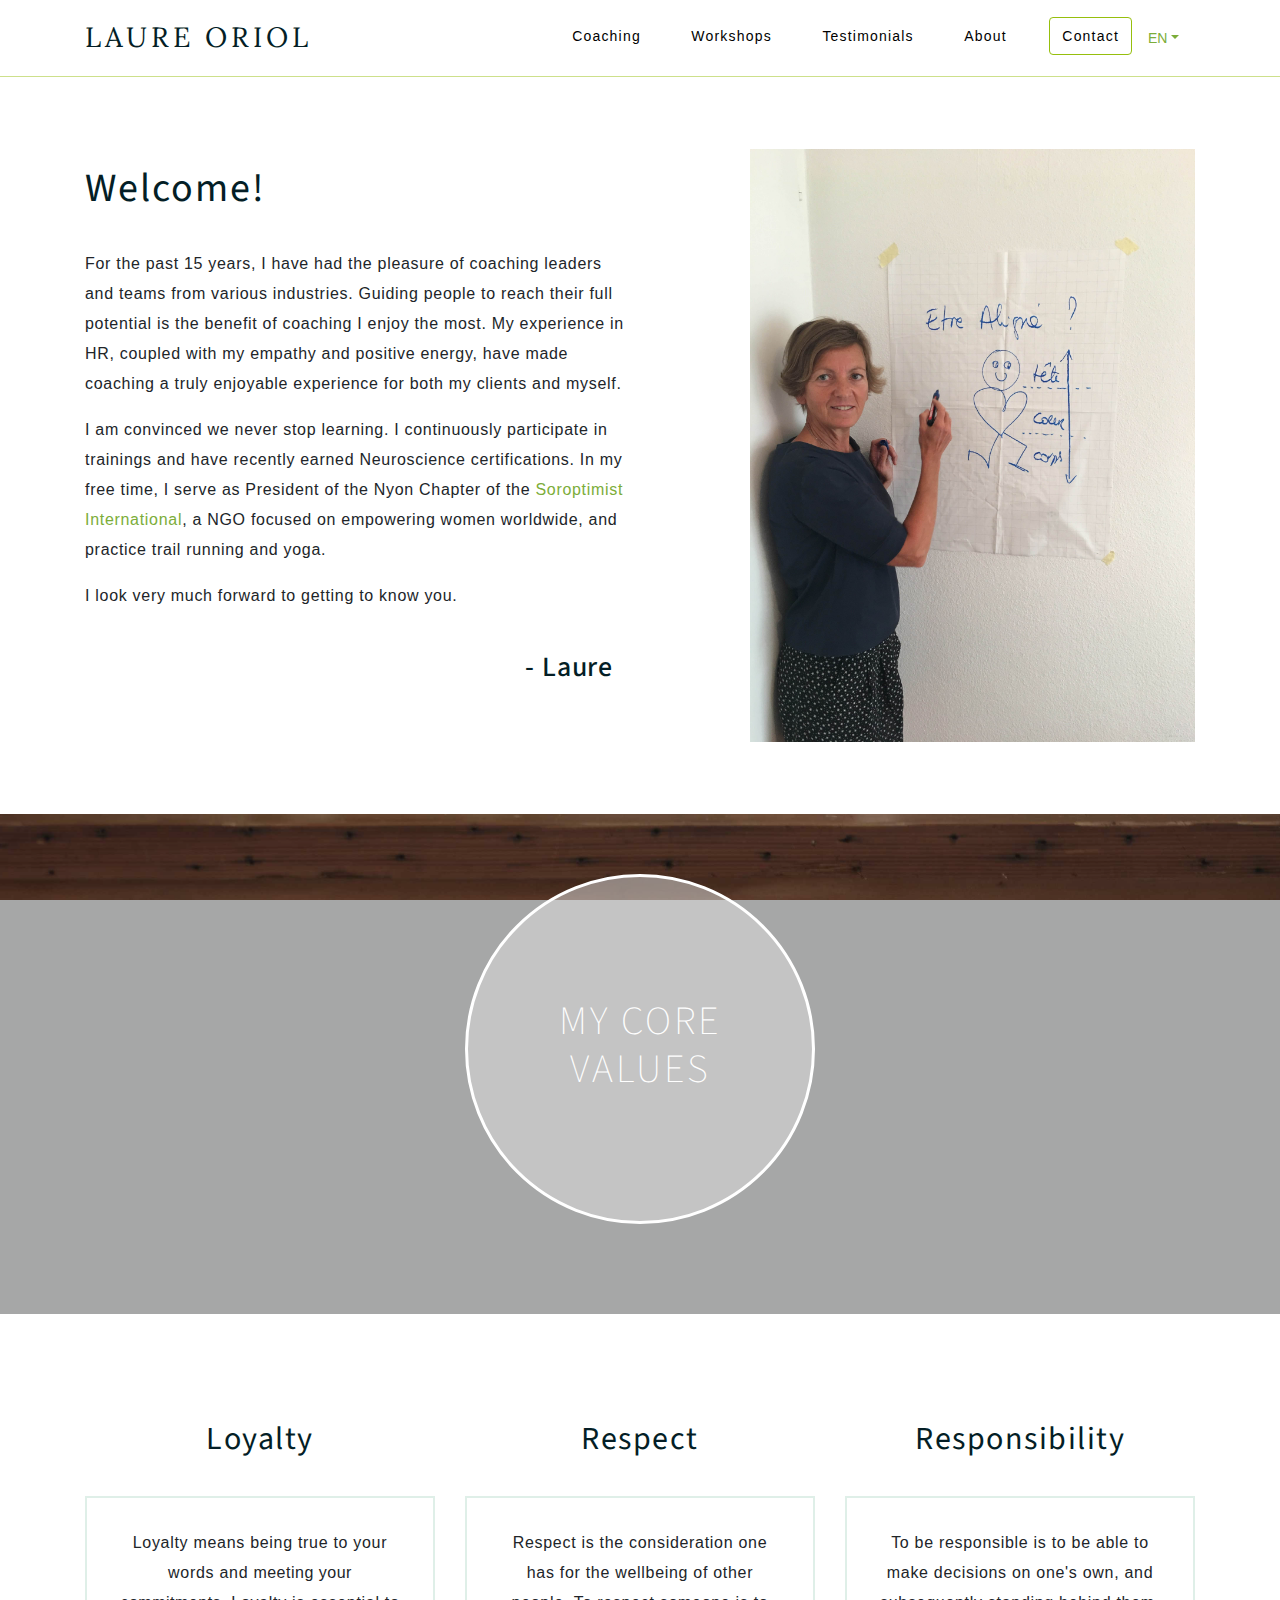
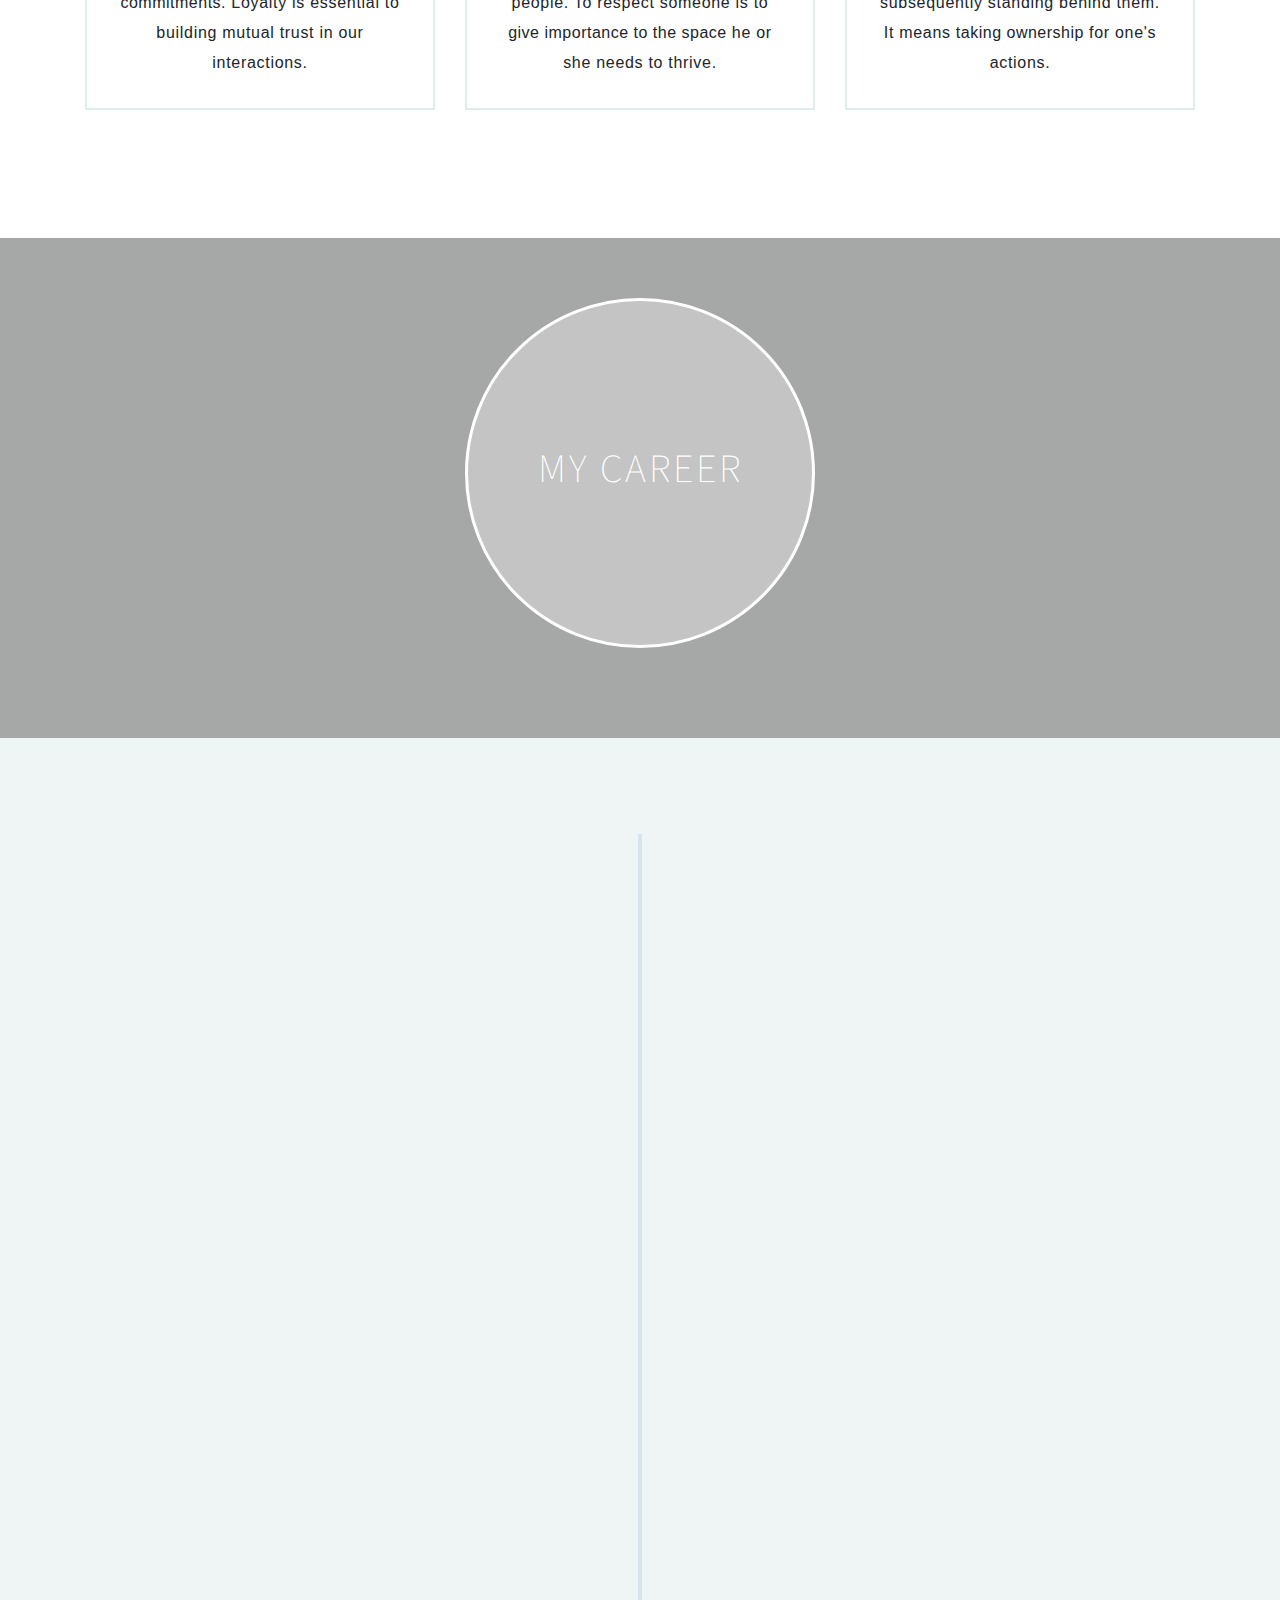
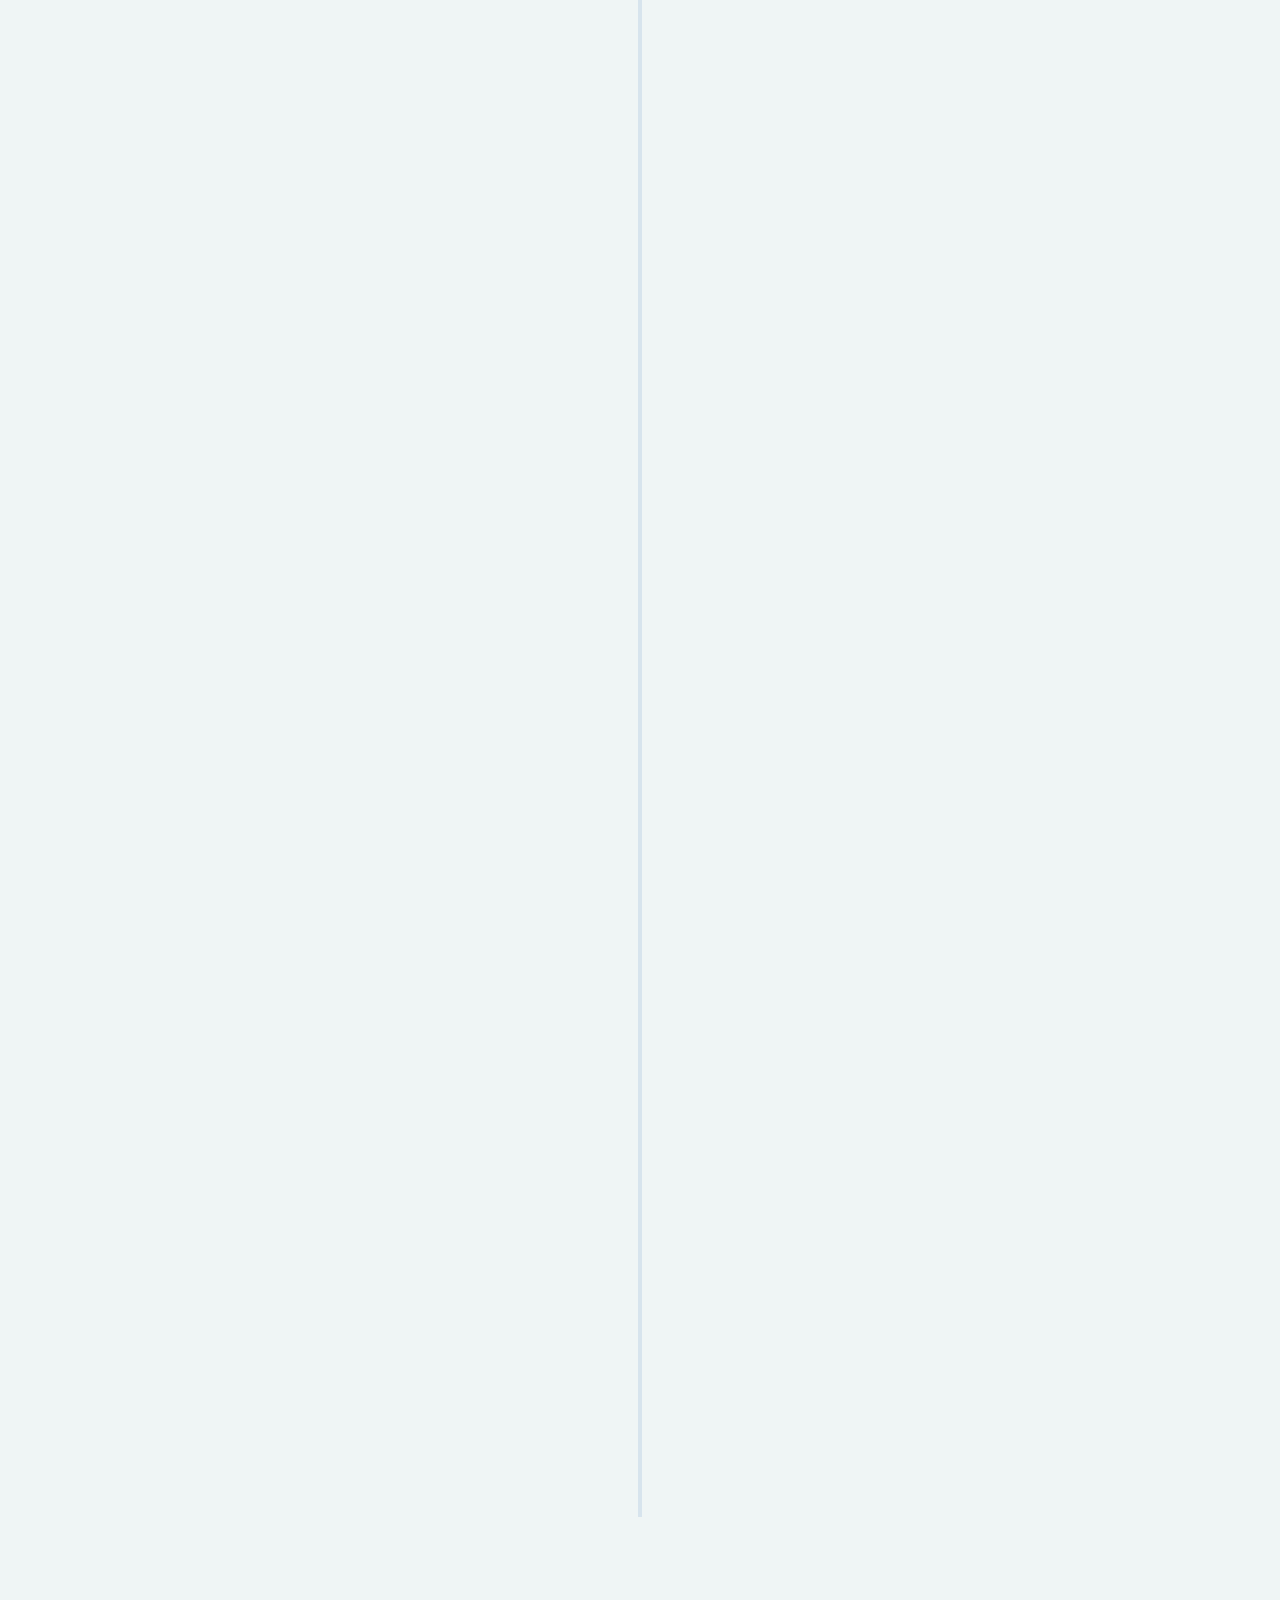
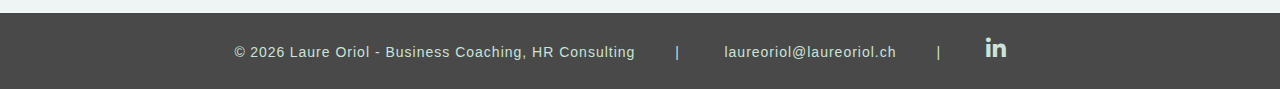
<file: en/about.html>
<!DOCTYPE html>
<html lang="en">
	<head>
		<meta charset="UTF-8">
		<meta name="viewport" content="width=device-width, initial-scale=1">

		<title>About</title>
		<link rel="stylesheet" href="../css/about.css">
		<link rel="stylesheet" href="../css/styles.css">
		<link rel="stylesheet" href="../css/nav.css">
		<link rel="stylesheet" href="../css/typography.css">

		<meta name="viewport" content="width=device-width, initial-scale=1">
		<link href="https://fonts.googleapis.com/css?family=Lora:400,700|Source+Sans+Pro:300,400,500,300i" rel="stylesheet">
		<link rel="stylesheet" href="https://use.fontawesome.com/releases/v5.8.1/css/all.css">

		<script src="../js/modernizer.js"></script> <!-- Modernizr -->
		<script src="https://code.jquery.com/jquery-2.1.4.min.js"></script>
		<!-- <script src="js/jquery-2.1.4.js"></script> -->
		<script src="../js/jquery.mobile.custom.min.js"></script>
		<script src="../js/footer.js"></script> <!-- date footer --> 
		<script src="../js/main.js"></script> <!-- Resource jQuery -->

		<link rel="apple-touch-icon" sizes="180x180" href="../favicons/apple-touch-icon.png">
    <link rel="icon" type="image/png" sizes="32x32" href="../favicons/favicon-32x32.png">
    <link rel="icon" type="image/png" sizes="16x16" href="../favicons/favicon-16x16.png">
    <link rel="manifest" href="../favicons/manifest.json">
    <link rel="mask-icon" href="../favicons/safari-pinned-tab.svg" color="#5bbad5">

     <!-- bootstrap scripts -->
		<link rel="stylesheet" href="https://stackpath.bootstrapcdn.com/bootstrap/4.3.1/css/bootstrap.min.css" integrity="sha384-ggOyR0iXCbMQv3Xipma34MD+dH/1fQ784/j6cY/iJTQUOhcWr7x9JvoRxT2MZw1T" crossorigin="anonymous">
    <script src="https://code.jquery.com/jquery-3.3.1.slim.min.js" integrity="sha384-q8i/X+965DzO0rT7abK41JStQIAqVgRVzpbzo5smXKp4YfRvH+8abtTE1Pi6jizo" crossorigin="anonymous"></script>
		<script src="https://cdnjs.cloudflare.com/ajax/libs/popper.js/1.14.7/umd/popper.min.js" integrity="sha384-UO2eT0CpHqdSJQ6hJty5KVphtPhzWj9WO1clHTMGa3JDZwrnQq4sF86dIHNDz0W1" crossorigin="anonymous"></script>
		<script src="https://stackpath.bootstrapcdn.com/bootstrap/4.3.1/js/bootstrap.min.js" integrity="sha384-JjSmVgyd0p3pXB1rRibZUAYoIIy6OrQ6VrjIEaFf/nJGzIxFDsf4x0xIM+B07jRM" crossorigin="anonymous"></script>
	</head>

	<body>


		<!-- large nav -->
		<nav class="navbar navbar-expand-lg navbar-style navbar-light largeNav">
		  <div class="container">
		    <a class="navbar-brand name" href="index.html">Laure Oriol</a>
			   <div class="collapse navbar-collapse" id="navbarsExample07">
		    	<div class="navbar-nav ml-auto">
			      <ul class="nav-links mb-0">
			        <li class="nav-item active">
			          <a class="nav-link" href="coaching.html">Coaching <span class="sr-only">(current)</span></a>
			        </li>
			        <li class="nav-item">
			          <a class="nav-link" href="workshops.html">Workshops</a>
			        </li>
			        <li class="nav-item">
			        	<a class="nav-link" href="testimonials.html">Testimonials</a>
			        </li>
			        <li class="nav-item">
			        	<a class="nav-link" href="about.html">About</a>
			        </li>
			        <li class="nav-item">
			        	<a class="nav-button" href="contact.html">Contact</a>
			        </li>
			      </ul>
			    </div>
			  </div>
		    <ul class="nav">
			    <li class="nav-item dropdown">
				    <a class="nav-link dropdown-toggle" data-toggle="dropdown" href="#" role="button" aria-haspopup="true" aria-expanded="false">EN</a>
				    <div class="dropdown-menu">
				      <a class="dropdown-item" href="../about.html">Français</a>
				    </div>
				  </li>
				</ul>
		  </div>
		</nav>


		<!-- small nav -->
		<nav class="navbar navbar-expand-lg navbar-style navbar-light smallNav">
		  <div class="container">
		    <a class="navbar-brand name" href="index.html">Laure Oriol</a>
	    	<div class="navbar-nav mr-2">
			    <ul class="nav-links mb-0">
				    <li class="nav-item dropdown links">
					    <a class="nav-link dropdown-toggle" data-toggle="dropdown" href="#" role="button" aria-haspopup="true" aria-expanded="false">About</a>
					    <div class="dropdown-menu links">
					    	<a class="dropdown-item" href="coaching.html">Coaching</a>
					      <a class="dropdown-item" href="workshops.html">Workshops</a>
					      <a class="dropdown-item" href="testimonials.html">Testimonials</a>
					    </div>
					  </li>
					</ul>
				</div>
				<div class="navbar-nav mr-2">
					<ul class="nav-links mb-0">
						<li class="nav-item">
		        	<a class="nav-button" href="contact.html">Contact</a>
		        </li>
					</ul>
				</div>
				<div class="navbar-nav mr-2">
			    <ul class="nav">
				    <li class="nav-item dropdown">
					    <a class="nav-link dropdown-toggle" data-toggle="dropdown" href="#" role="button" aria-haspopup="true" aria-expanded="false">EN</a>
					    <div class="dropdown-menu languages">
					      <a class="dropdown-item" href="../about.html">Français</a>
					    </div>
					  </li>
					</ul>
				</div>
		  </div>
		</nav>


		<!-- photo and text section -->
		<section class="white-section">
			<div class="container">
				<div class="row pb7 pt7">
					<div class="col-xs-12 col-md-12 col-lg-6 pl3 pr6">
						<div>
							<h2 class="pb2 h1-coaching">Welcome!</h2>
							<p class="text-coaching">For the past 15 years, I have had the pleasure of coaching leaders and teams from various industries. Guiding people to reach their full potential is the benefit of coaching I enjoy the most. My experience in HR, coupled with my empathy and positive energy, have made coaching a truly enjoyable experience for both my clients and myself.</p>
							<p class="text-coaching">I am convinced we never stop learning. I continuously participate in trainings and have recently earned Neuroscience certifications. In my free time, I serve as President of the Nyon Chapter of the <a href="http://soroptimist-nyon.ch/">Soroptimist International</a>, a NGO focused on empowering women worldwide, and practice trail running and yoga.</p>
							<p class="text-coaching">I look very much forward to getting to know you.</p>
						</div>
						<div class="h3-coaching right-align pt3 pr2 mb6">
							<h3>- Laure</h3>
						</div>
					</div>
					<div class="col-xs-12 col-md-12 offset-lg-1 col-lg-5">
						<img src="../images/laure_oriol_photos/about-laure.jpg" alt="Laure Oriol" class="about-photo-format">
					</div>
				</div>
			</div>
		</section>


		<!-- photo banner -->
		<section>	
			<div class="photo-container" style="background-image: url(../images/banners/kaufmann-mercantile-290705.jpg)">
				<div class="photo-transparent-layer layer-height">
					<div class="center aligner">
						<div class="row pt6 aligner-itp">
								<div class="photo-text-background photo-text-background-general aligner">
									<div class="photo-text aligner-itp">
										<h3 class="header pb4 pt2">MY CORE VALUES</h3>
									</div>
								</div>			
						</div>
					</div>
				</div>
			</div>
		</section>


		<!-- values text -->
		<section>
			<div class="container pb2 pt2">
				<div class="row pb9 pt9">
					<div class="col-xs-12 col-md-4 col-lg-4 center">
						<h2 class="h2-coaching pb4">Loyalty</h2>
						<p class="text-coaching box-values">Loyalty means being true to your words and <strong>meeting your commitments</strong>. Loyalty is essential to building mutual trust in our interactions.</p>
					</div>
					<div class="col-xs-12 col-md-4 col-lg-4 center">
						<h2 class="h2-coaching pb4 value-title">Respect</h2>
						<p class="text-coaching box-values">Respect is the consideration one has for the wellbeing of other people. To respect someone is to <strong>give importance to the space</strong> he or she needs to thrive.</p>
					</div>
					<div class="col-xs-12 col-md-4 col-lg-4 center">
						<h2 class="h2-coaching pb4 value-title">Responsibility</h2>
						<p class="text-coaching box-values">To be responsible is to be able to make decisions on one's own, and subsequently standing behind them. It means <strong>taking ownership</strong> for one's actions.</p>
					</div>
				</div>
			</div>
		</section>


		<!-- photo banner -->
		<section>	
			<div class="photo-container" style="background-image: url(../images/banners/timeline_image.jpg)">
				<div class="photo-transparent-layer layer-height">
					<div class="center aligner">
						<div class="row pt6 aligner-itp">
							<div class="photo-text-background photo-text-background-general">
								<div class="photo-text aligner-itp">
									<h3 class="header pb4 pt2">MY CAREER</h3>
								</div>
							</div>				
						</div>
					</div>
				</div>
			</div>
		</section>


		<!-- timeline -->
		<section class="grey-section pt5 pb5">
			<section id="cd-timeline" class="cd-container">

				<div class="cd-timeline-block">
					<div class="cd-timeline-img cd-picture aligner">
						<i class="fa fa-graduation-cap fa-2x" aria-hidden="true"></i>
					</div>

					<div class="cd-timeline-content">
						<h2 class="h3-coaching">Neuro-management Level II</h2>
						<p class="small">Lausanne, Switzerland</p>
						<p class="text-coaching">Certification of Neuro-management at <a href="http://www.detoxandgrow.com/">Detox and Grow</a>, with Chantal Van der Vorst</p>
						<span class="cd-date">2018</span>
					</div>
				</div> <!-- timeline block -->
				
				<div class="cd-timeline-block">
					<div class="cd-timeline-img cd-picture aligner">
						<i class="fa fa-graduation-cap fa-2x" aria-hidden="true"></i>
					</div>

					<div class="cd-timeline-content">
						<h2 class="h3-coaching">Coaching and Conscience Certification</h2>
						<p class="small">Geneva, Switzerland</p>
						<p class="text-coaching">Certification 'Coaching and Conscience' at <a href="http://www.wakan-sib.com/">Wakan</a></p>
						<span class="cd-date">2016</span>
					</div>
				</div> <!-- timeline block -->

				<div class="cd-timeline-block">
					<div class="cd-timeline-img cd-picture aligner">
						<i class="fa fa-graduation-cap fa-2x" aria-hidden="true"></i>
					</div>

					<div class="cd-timeline-content">
						<h2 class="h3-coaching">Certification Success Insights</h2>
						<p class="small">Lyon, France</p>
						<p class="text-coaching">Formation at <a href="https://www.ttisuccessinsights.com/">TTI Success Insights France</a></p>
						<span class="cd-date">2015</span>
					</div>
				</div> <!-- timeline block -->

				<div class="cd-timeline-block">
					<div class="cd-timeline-img cd-picture aligner">
						<i class="fa fa-graduation-cap fa-2x" aria-hidden="true"></i>
					</div>

					<div class="cd-timeline-content">
						<h2 class="h3-coaching">Neuro-cognitive and Comportmental Approach Level I</h2>
						<p class="small">Morges, Switzerland</p>
						<p class="text-coaching">Certification of Neurocognitive and Comportmental Approach at <a href="https://fr.neurocognitivism.be/" target="_blank">INC - Insitute of NeuroCognitivism</a>, Bruxelles, Belgique</p>
						<span class="cd-date">2013-2014</span>
					</div>
				</div> <!-- timeline block -->

				<div class="cd-timeline-block">
					<div class="cd-timeline-img cd-picture aligner">
						<i class="fa fa-graduation-cap fa-2x" aria-hidden="true"></i>
					</div>

					<div class="cd-timeline-content">
						<h2 class="h3-coaching">Systemic Representation of Organizations</h2>
						<p class="small">Geneva, Switzerland</p>
						<p class="text-coaching">Training on systemic representation for business organizations at <a href="http://www.wakan-sib.com/" target="_blank">Wakan</a></p>
						<span class="cd-date">2011-2012</span>
					</div>
				</div> <!-- timeline block -->

				<div class="cd-timeline-block">
					<div class="cd-timeline-img cd-picture aligner">
						<i class="fa fa-graduation-cap fa-2x" aria-hidden="true"></i>
					</div>

					<div class="cd-timeline-content">
						<h2 class="h3-coaching">Masters of Coaching and Communication</h2>
						<p class="small">Geneva, Switzerland</p>
						<p class="text-coaching">Certification IDC of Coaching at <a href="http://www.idc-coaching.com/" target="_blank">Institut de Coaching SA</a></p>
						<span class="cd-date">2007</span>
					</div>
				</div> <!-- timeline block -->

				<div class="cd-timeline-block">
					<div class="cd-timeline-img cd-picture aligner">
						<i class="fa fa-graduation-cap fa-2x" aria-hidden="true"></i>
					</div>

					<div class="cd-timeline-content">
						<h2 class="h3-coaching">Empowerment Coaching</h2>
						<p class="small">Fribourg, Switzerland</p>
						<p class="text-coaching">Formation at <a href="http://www.alc.ch/" target="_blank">ALC - Académie de Langues et de Communication</a></p>
						<span class="cd-date">2004</span>
					</div>
				</div> <!-- timeline block -->

				<div class="cd-timeline-block">
					<div class="cd-timeline-img cd-picture aligner">
						<i class="fa fa-graduation-cap fa-2x" aria-hidden="true"></i>
					</div>

					<div class="cd-timeline-content">
						<h2 class="h3-coaching">CAS Human Resources Management</h2>
						<p class="small">Geneva, Switzerland</p>
						<p class="text-coaching"><a href="https://www.unige.ch/" target="_blank">HEC Geneva</a></p>
						<span class="cd-date">2002</span>
					</div>
				</div> <!-- timeline block -->

				<div class="cd-timeline-block">
					<div class="cd-timeline-img cd-picture aligner">
						<i class="fa fa-graduation-cap fa-2x" aria-hidden="true"></i>
					</div>

					<div class="cd-timeline-content">
						<h2 class="h3-coaching">Masters of Urbanisme</h2>
						<p class="small">Paris, France</p>
						<p class="text-coaching"><a href="http://www.enpc.fr/" target="_blank">Ecole Nationale des Ponts et Chaussées</a></p>
						<span class="cd-date">1986</span>
					</div>
				</div> <!-- timeline block -->

			</section>
		</section>


		<!-- footer -->
		<section class="white-section signature">
			<div class="container center">
				<div class="footer">
					<div class="signature-div">
						<p class="signature-text mb-0 inline">©</p>
						<p class="signature-text mb-0 inline js-update-date">2017</p>
						<p class="signature-item signature-text mb-0 inline">Laure Oriol - Business Coaching, HR Consulting</p>
					</div>
					<div class="signature-div"> 
						<p class="signature-item signature-text mb-0"><a href="mailto:laureoriol@laureoriol.ch" class="links">laureoriol@laureoriol.ch</a></p>
					</div>
					<div class="signature-div">
						<a href="https://ch.linkedin.com/in/laure-oriol-78a6781" target="_blank"><i class="fab fa-linkedin-in linkedin" aria-hidden="true"></i></a>
					</div>
				</div>
			</div>
		</section>


	</body>
</html>
</file>
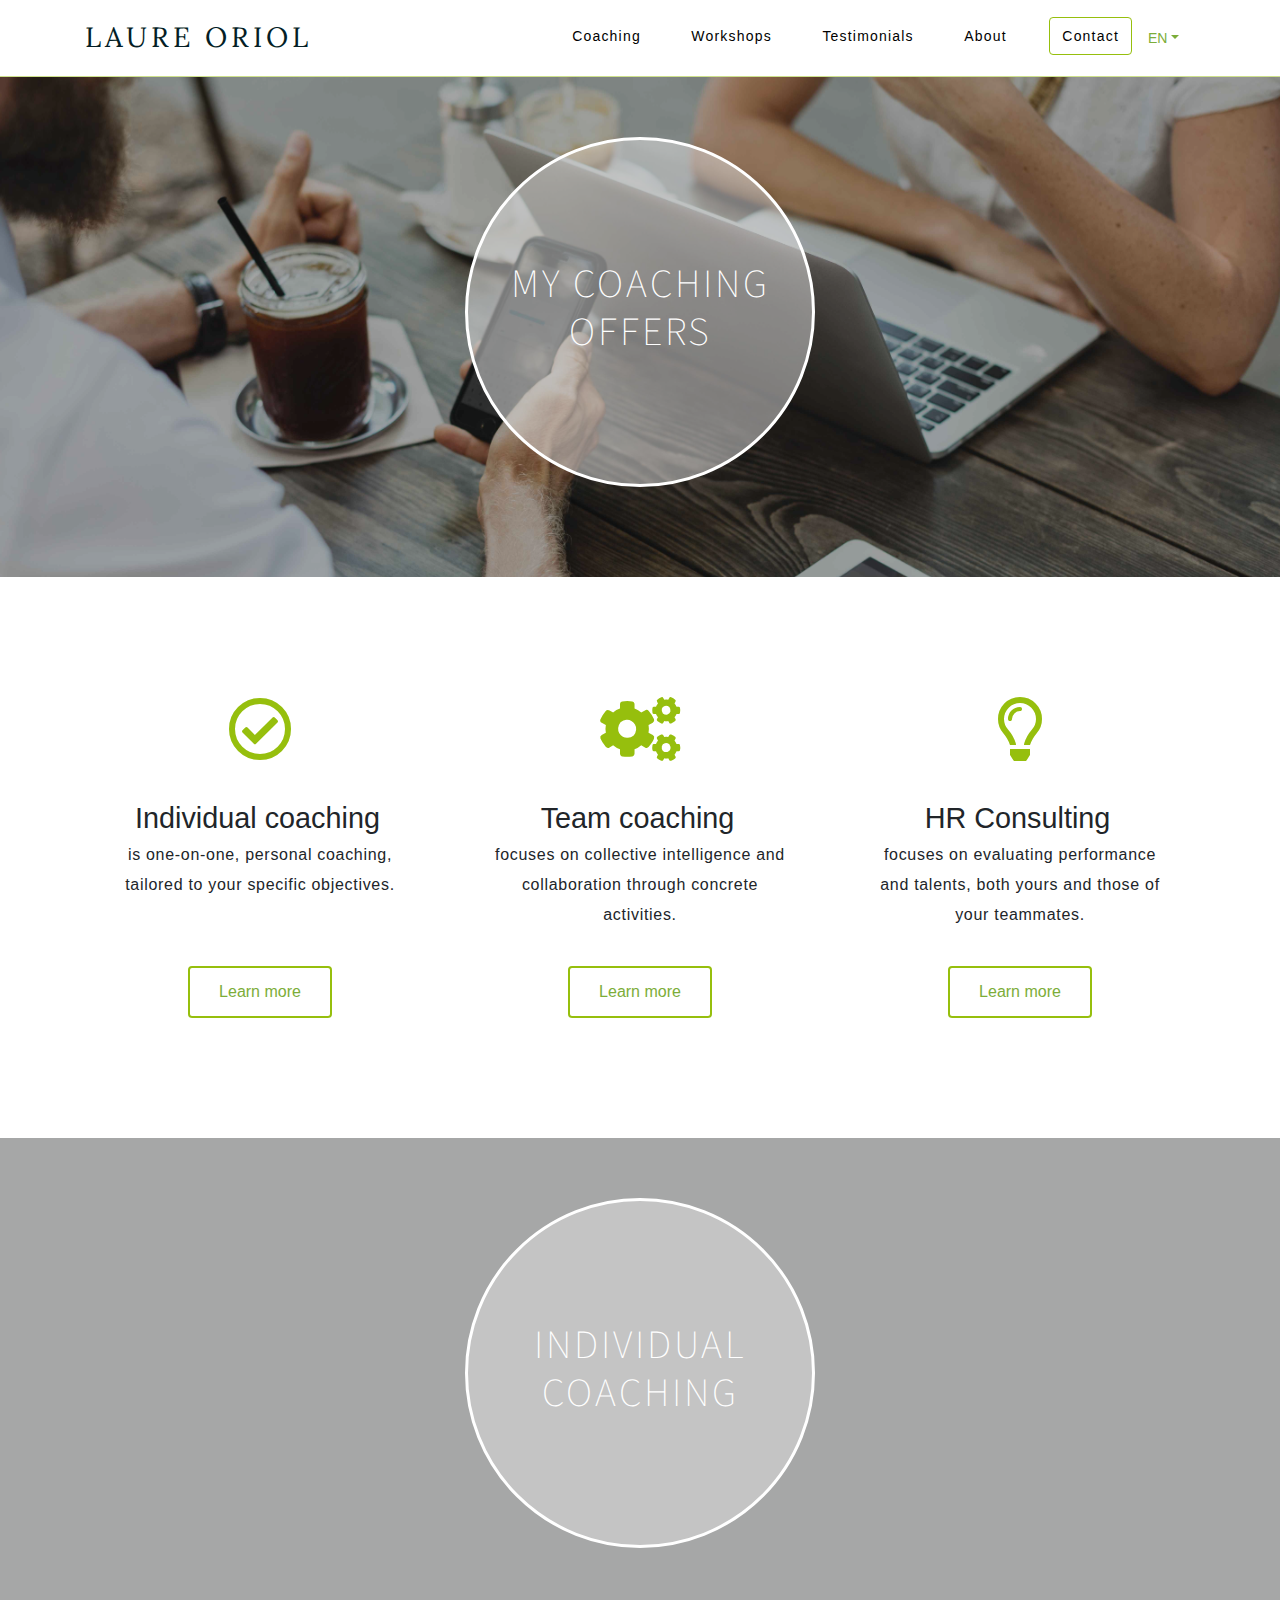
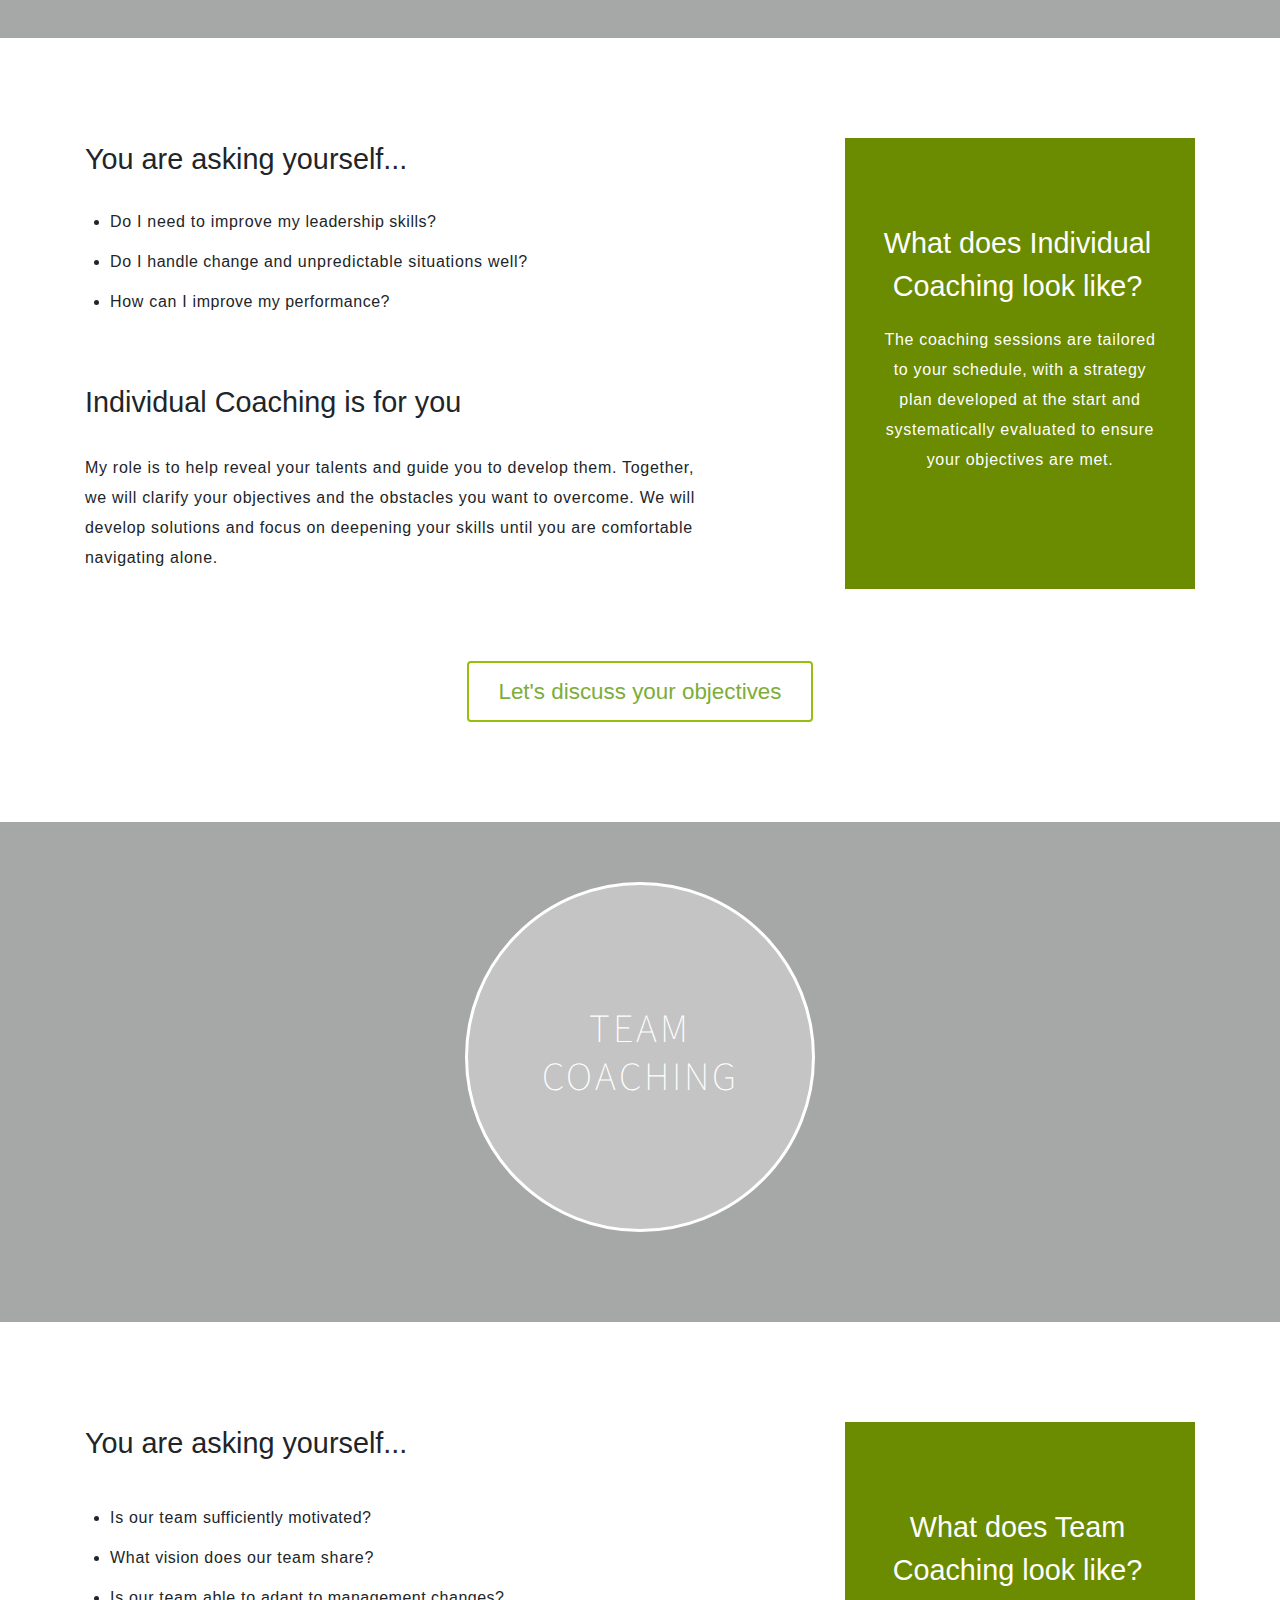
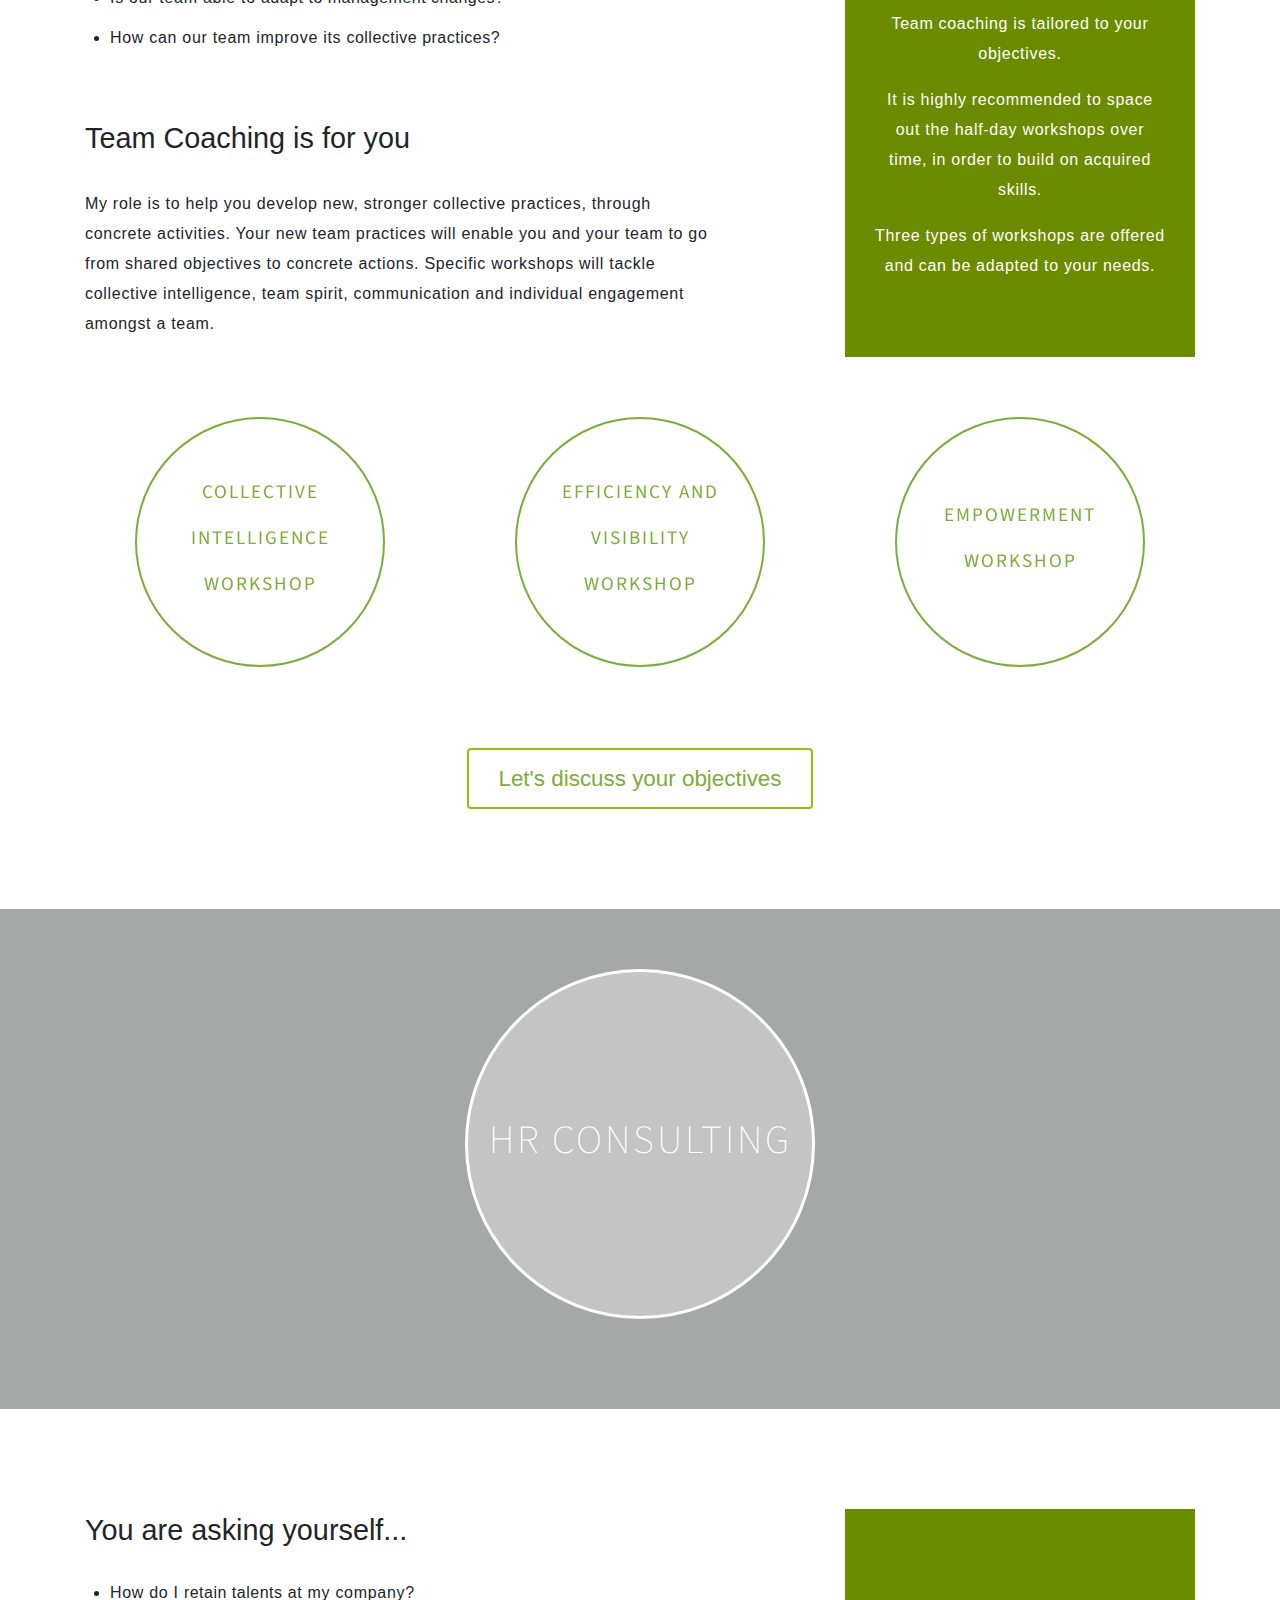
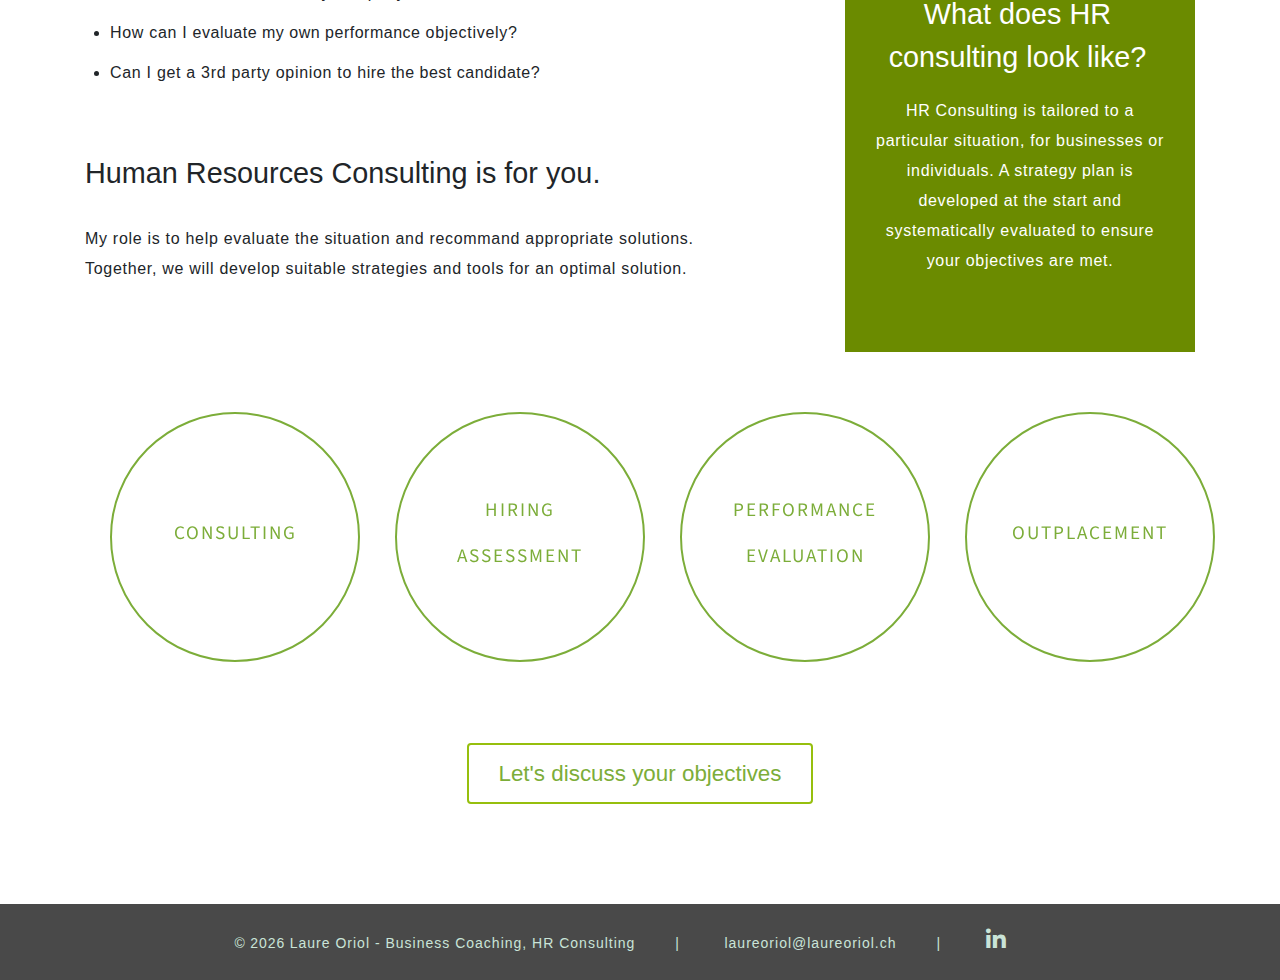
<file: en/coaching.html>
<!DOCTYPE html>
<html lang="en">
	<head>
		<meta charset="UTF-8">
		<meta name="viewport" content="width=device-width, initial-scale=1">

		<title>Coaching Offers</title>

		<link rel="stylesheet" href="../css/styles.css">
		<link rel="stylesheet" href="../css/nav.css">
		<link rel="stylesheet" href="../css/typography.css">


		<meta name="viewport" content="width=device-width, initial-scale=1">
		<link href="https://fonts.googleapis.com/css?family=Lora:400,700|Source+Sans+Pro:300,400,300i" rel="stylesheet">
		<link rel="stylesheet" href="https://use.fontawesome.com/releases/v5.8.1/css/all.css">


		<script src="../js/modernizer.js"></script>
		<script src="https://code.jquery.com/jquery-2.1.4.min.js"></script>
		<script src="../js/jquery.mobile.custom.min.js"></script>
		<script src="../js/footer.js"></script>
		
		<!-- favicons -->
		<link rel="apple-touch-icon" sizes="180x180" href="../favicons/apple-touch-icon.png">
    <link rel="icon" type="image/png" sizes="32x32" href="../favicons/favicon-32x32.png">
    <link rel="icon" type="image/png" sizes="16x16" href="../favicons/favicon-16x16.png">
    <link rel="manifest" href="../favicons/manifest.json">
    <link rel="mask-icon" href="../favicons/safari-pinned-tab.svg" color="#5bbad5">

    <!-- bootstrap scripts -->
		<link rel="stylesheet" href="https://stackpath.bootstrapcdn.com/bootstrap/4.3.1/css/bootstrap.min.css" integrity="sha384-ggOyR0iXCbMQv3Xipma34MD+dH/1fQ784/j6cY/iJTQUOhcWr7x9JvoRxT2MZw1T" crossorigin="anonymous">
    <script src="https://code.jquery.com/jquery-3.3.1.slim.min.js" integrity="sha384-q8i/X+965DzO0rT7abK41JStQIAqVgRVzpbzo5smXKp4YfRvH+8abtTE1Pi6jizo" crossorigin="anonymous"></script>
		<script src="https://cdnjs.cloudflare.com/ajax/libs/popper.js/1.14.7/umd/popper.min.js" integrity="sha384-UO2eT0CpHqdSJQ6hJty5KVphtPhzWj9WO1clHTMGa3JDZwrnQq4sF86dIHNDz0W1" crossorigin="anonymous"></script>
		<script src="https://stackpath.bootstrapcdn.com/bootstrap/4.3.1/js/bootstrap.min.js" integrity="sha384-JjSmVgyd0p3pXB1rRibZUAYoIIy6OrQ6VrjIEaFf/nJGzIxFDsf4x0xIM+B07jRM" crossorigin="anonymous"></script>

    <!-- jquery flip -->
		<script src="../js/jquery.flip.min.js"></script>

    <script>
			$(document).ready(function() {
		    $(".flip").flip({
		      trigger: 'hover'
		    });
		    console.log('called!');
			});
		</script>
	</head>

	<body>

		<!-- large nav -->
		<nav class="navbar navbar-expand-lg navbar-style navbar-light largeNav">
		  <div class="container">
		    <a class="navbar-brand name" href="index.html">Laure Oriol</a>
			   <div class="collapse navbar-collapse" id="navbarsExample07">
		    	<div class="navbar-nav ml-auto">
			      <ul class="nav-links mb-0">
			        <li class="nav-item active">
			          <a class="nav-link" href="coaching.html">Coaching<span class="sr-only">(current)</span></a>
			        </li>
			        <li class="nav-item">
			          <a class="nav-link" href="workshops.html">Workshops</a>
			        </li>
			        <li class="nav-item">
			        	<a class="nav-link" href="testimonials.html">Testimonials</a>
			        </li>
			        <li class="nav-item">
			        	<a class="nav-link" href="about.html">About</a>
			        </li>
			        <li class="nav-item">
			        	<a class="nav-button" href="contact.html">Contact</a>
			        </li>
			      </ul>
			    </div>
			  </div>
		    <ul class="nav">
			    <li class="nav-item dropdown">
				    <a class="nav-link dropdown-toggle" data-toggle="dropdown" href="#" role="button" aria-haspopup="true" aria-expanded="false">EN</a>
				    <div class="dropdown-menu">
				      <a class="dropdown-item" href="../coaching.html">Français</a>
				    </div>
				  </li>
				</ul>
		  </div>
		</nav>


		<!-- small nav -->
		<nav class="navbar navbar-expand-lg navbar-style navbar-light smallNav">
		  <div class="container">
		    <a class="navbar-brand name" href="index.html">Laure Oriol</a>
	    	<div class="navbar-nav mr-2">
			    <ul class="nav-links mb-0">
				    <li class="nav-item dropdown links">
					    <a class="nav-link dropdown-toggle" data-toggle="dropdown" href="#" role="button" aria-haspopup="true" aria-expanded="false">Coaching</a>
					    <div class="dropdown-menu links">
					      <a class="dropdown-item" href="workshops.html">Workshops</a>
					      <a class="dropdown-item" href="testimonials.html">Testimonials</a>
					      <a class="dropdown-item" href="about.html">About</a>
					    </div>
					  </li>
					</ul>
				</div>
				<div class="navbar-nav mr-2">
					<ul class="nav-links mb-0">
						<li class="nav-item">
		        	<a class="nav-button" href="contact.html">Contact</a>
		        </li>
					</ul>
				</div>
				<div class="navbar-nav mr-2">
			    <ul class="nav">
				    <li class="nav-item dropdown">
					    <a class="nav-link dropdown-toggle" data-toggle="dropdown" href="#" role="button" aria-haspopup="true" aria-expanded="false">EN</a>
					    <div class="dropdown-menu languages">
					      <a class="dropdown-item" href="../coaching.html">Français</a>
					    </div>
					  </li>
					</ul>
				</div>
		  </div>
		</nav>


		<!-- photo banner -->
		<section >	
			<div class="photo-container" style="background-image: url(../images/banners/rawpixel-com-323215.jpg)">
				<div class="photo-transparent-layer layer-height">
					<div class="center aligner">
						<div class="container">
							<div class="row pt6 aligner-item">
								<div class="photo-text-background photo-text-background-general aligner">
									<div class="photo-text aligner-item">
										<h3 class="header pb4 pt2">MY COACHING OFFERS</h3>
									</div>
								</div>
							</div>
						</div>
					</div>
				</div>
			</div>
		</section> 


		<!-- intro pictures -->
		<section class="white-section">
			<div class="container pt7 pb7">
				<div class="row pt5 pb5 center">

					<div class="col-xs-12 col-md-4 col-lg-4">
						<div class="px-4 coaching-offer">
							<span class="icon-coaching"><i class="far fa-check-circle fa-4x" aria-hidden="true"></i></span>
							<p class="large-text-coaching pt4 mb-0">Individual coaching</p>
							<div class="coaching-offer-box">
								<p class="text-coaching inline"> is one-on-one, personal coaching, tailored to your specific objectives.</p>
							</div>
							<div class="center pt4 mobile-margin">
								<a href="#individuel" class="button button-green-border">Learn more</a>
							</div>
						</div>
					</div>

					<div class="col-xs-12 col-md-4 col-lg-4 pl3 pr20 pl20">	
						<div class="px-4 coaching-offer">
							<span class="icon-coaching"><i class="fas fa-cogs fa-4x" aria-hidden="true"></i></span>
							<p class="large-text-coaching pt4 mb-0">Team coaching</p>
							<div class="coaching-offer-box">
								<p class="text-coaching inline"> focuses on collective intelligence and collaboration through concrete activities.</p>
							</div>
							<div class="center pt4 mobile-margin">
								<a href="#equipe" class="button button-green-border">Learn more</a>
							</div>
						</div>
					</div>

					<div class="col-xs-12 col-md-4 col-lg-4 pr20 pl20">
						<div class="px-4">
							<span class="icon-coaching"><i class="far fa-lightbulb fa-4x" aria-hidden="true"></i></span>
							<p class="large-text-coaching pt4 mb-0">HR Consulting</p>
							<div class="coaching-offer-box">
								<p class="text-coaching inline"> focuses on evaluating performance and talents, both yours and those of your teammates.</p>
							</div>
							<div class="center pt4 mobile-margin">
								<a href="#hr" class="button button-green-border">Learn more</a>
							</div>
						</div>
					</div>
				</div>
			</div>
		</section> 


		<!-- photo banner -->
		<section id="individuel">	
			<div class="photo-container" style="background-image: url(../images/banners/rawpixel-com-274860.jpg)">
				<div class="photo-transparent-layer layer-height">
					<div class="center aligner">
						<div class="container">
							<div class="row pt6 aligner-item">
								<div class="photo-text-background photo-text-background-general aligner">
									<div class="photo-text aligner-item">
										<h3 class="header pb4 pt2">INDIVIDUAL COACHING</h3>
									</div>
								</div>
							</div>				
						</div>
					</div>
				</div>
			</div>
		</section> 


		<!-- coaching individuel pictures -->
		<section class="white-section">
			<div class="container pt9 pb9">
				<div class="row">
					<div class="col-xs-12 col-md-7">
						<div class="pb3">
							<p class="large-text-coaching">You are asking yourself...</p>
							<ul style="list-style-type:disc" class="text-coaching pl-0">
								<li>Do I need to improve my <strong>leadership skills</strong>?</li>
								<li>Do I <strong>handle change</strong> and unpredictable situations well?</li>
								<li>How can I <strong>improve my performance</strong>?</li>
							</ul>
						</div>
						<div>
							<p class="large-text-coaching pt3">Individual Coaching is for you</p>
							<p class="text-coaching pt2">My role is to help reveal your talents and guide you to develop them. Together, we will clarify your objectives and the obstacles you want to overcome. We will develop solutions and focus on deepening your skills until you are comfortable navigating alone.</p>
						</div>
					</div>
					<div class="col-xs-12 col-md-5 col-lg-4 offset-lg-1 aligner-item">
						<div class="box-coaching ind-offer-box-mobile">
							<p class="center large-text-coaching pt3">What does Individual Coaching look like?</p>
							<p class="text-coaching center">The coaching sessions are tailored to your schedule, with a strategy plan developed at the start and systematically evaluated to ensure your objectives are met.</p>
							<!-- <div class="center pt3">
								<a href="contact.html" class="button button-white-border center">Discuss your objectives</a>
							</div> -->
						</div>
					</div>
				</div>
				<div class="center pt-5 mt-4">
					<a href="contact.html" class="button button-green-border btn-coaching center">Let's discuss your objectives</a>
				</div>
			</div>
		</section> 


		<!-- photo banner --> 
		<section id="equipe">	
				<div class="photo-container" style="background-image: url(../images/banners/rawpixel-com-250087.jpg)">
					<div class="photo-transparent-layer layer-height">
						<div class="center aligner">
							<div class="container">
								<div class="row pt6 aligner-item">
									<div class="photo-text-background photo-text-background-general aligner">
										<div class="photo-text aligner-item">
											<h3 class="header pb4 pt2">TEAM COACHING</h3>
										</div>
									</div>
								</div>	
							</div>
						</div>
					</div>
				</div>
		</section> 

		<!-- coaching equipe pictures -->
		<section class="white-section">
			<div class="container pt9 pb9">
				<div class="row ">
					<div class="col-xs-12 col-md-7">
						<div class="pb3">
							<p class="large-text-coaching pb2">You are asking yourself...</p>
							<ul style="list-style-type:disc" class="text-coaching pl-0">
								<li>Is our team <strong>sufficiently motivated</strong>?</li> 
								<li>What <strong>vision</strong> does our team share?</li>
								<li>Is our team able to <strong>adapt to management changes</strong>?</li>
								<li>How can our team improve its <strong>collective practices</strong>?</li>
							</ul>
						</div>
						<div>
							<p class="large-text-coaching pt3">Team Coaching is for you</p>
							<p class="text-coaching pt2">My role is to help you develop new, stronger collective practices, through concrete activities. Your new team practices will enable you and your team to go from shared objectives to concrete actions. Specific workshops will tackle collective intelligence, team spirit, communication and individual engagement amongst a team.</p>
						</div>
					</div>
					<div class="col-xs-12 col-md-5 col-lg-4 offset-lg-1 aligner-item">
						<div class="box-coaching ind-offer-box-mobile">
							<p class="center large-text-coaching pt3">What does Team Coaching look like?</p>
							<p class="text-coaching center">Team coaching is tailored to your objectives.</p>
							<p class="text-coaching center">It is highly recommended to space out the half-day workshops over time, in order to build on acquired skills.</p>
							<p class="text-coaching center">Three types of workshops are offered and can be adapted to your needs.</p>
							<!-- <div class="center pt4">
								<a href="contact.html" class="button button-white-border center">Discuss your objectives</a>
							</div> -->
						</div>
					</div>
				</div>


				<div class="row pt6 pb6">
					<div class="col-xs-12 col-lg-4 round-mobile-margin">
						<div class="flip">
							<div class="front">
								<div class="atelier-title-background-front aligner">
									<h2 class="flip-header center aligner-item">COLLECTIVE INTELLIGENCE WORKSHOP</h2>
								</div>
							</div>
							<div class="back">
								<div class="atelier-title-background-back aligner">
									<p class="text-coaching center aligner-item">Understand team behaviors and develop its collective intelligence</p>
								</div>
							</div>
						</div>
					</div>
					<div class="col-xs-12 col-lg-4 round-mobile-margin">
						<div class="flip">
							<div class="front">
								<div class="atelier-title-background-front aligner">
									<h2 class="flip-header center aligner-item">EFFICIENCY AND VISIBILITY WORKSHOP</h2>
								</div>
							</div>
							<div class="back">
								<div class="atelier-title-background-back aligner">
									<p class="text-coaching center aligner-item">Situational activities and concrete exercises focused on communication</p>
								</div>
							</div>
						</div>
					</div>
					<div class="col-xs-12 col-lg-4">
						<div class="flip">
							<div class="front">
								<div class="atelier-title-background-front aligner">
									<h2 class="flip-header center aligner-item">EMPOWERMENT WORKSHOP</h2>
								</div>
							</div>
							<div class="back">
								<div class="atelier-title-background-back aligner">
									<p class="text-coaching center aligner-item">Guide your team to empower each coworker to be confident, responsible and take appropriate risks</p>
								</div>
							</div>
						</div>
					</div>
				</div>


				<div class="center pt-5 mt-4">
					<a href="contact.html" class="button button-green-border btn-coaching center">Let's discuss your objectives</a>
				</div>


			</div>
		</section> 


		<!-- photo banner --> 
		<section id="hr">	
				<div class="photo-container" style="background-image: url(../images/banners/nik-macmillan-280300.jpg)">
					<div class="photo-transparent-layer layer-height">
						<div class="center aligner">
							<div class="container">
								<div class="row pt6 aligner-item">
									<div class="photo-text-background photo-text-background-general aligner">
										<div class="photo-text aligner-item">
											<h3 class="header pb4 pt2">HR CONSULTING</h3>
										</div>
									</div>
								</div>
							</div>
						</div>
					</div>
				</div>
		</section> 


		<!-- conseil RH -->
		<section class="white-section">
			<div class="container pt9 pb9">
				<div class="row">
					<div class="col-xs-12 col-md-7">
						<div class="pb3">
							<p class="large-text-coaching">You are asking yourself...</p>
							<ul style="list-style-type:disc" class="text-coaching pl-0">
								<li>How do I <strong>retain talents</strong> at my company?</li>
								<li>How can I <strong>evaluate my own performance</strong> objectively?</li>
								<li>Can I get a 3rd party opinion to <strong>hire the best candidate</strong>?</li>
							</ul>
						</div>
						<div>
							<p class="large-text-coaching pt3">Human Resources Consulting is for you.</p>
							<p class="text-coaching pt2">My role is to help evaluate the situation and recommand appropriate solutions. Together, we will develop suitable strategies and tools for an optimal solution.</p>
						</div>
					</div>
					<div class="col-xs-12 col-md-5 col-lg-4 offset-lg-1 aligner-item">
						<div class="box-coaching ind-offer-box-mobile">
							<p class="center large-text-coaching pt3">What does HR consulting look like?</p>
							<p class="text-coaching center">HR Consulting is tailored to a particular situation, for businesses or individuals. A strategy plan is developed at the start and systematically evaluated to ensure your objectives are met.</p>
							<!-- <div class="center pt4">
								<a href="contact.html" class="button button-white-border center">Discuss your objectives</a>
							</div> -->
						</div>
					</div>
				</div>

				<div class="row pt6 pb6">
					<div class="col-xs-12 col-md-6 col-lg-3 round-mobile-margin">
						<div class="flip">
							<div class="front">
								<div class="atelier-title-background-front aligner">
									<h2 class="flip-header center aligner-item">CONSULTING</h2>
								</div>
							</div>
							<div class="back">
								<div class="atelier-title-background-back aligner">
									<p class="text-coaching center aligner-item">Get an outside Human Resource expert opinion for a more efficient decision</p>
								</div>
							</div>
						</div>
					</div>
					<div class="col-xs-12 col-md-6 col-lg-3 round-mobile-margin">
						<div class="flip">
							<div class="front">
								<div class="atelier-title-background-front aligner">
									<h2 class="flip-header center aligner-item">HIRING ASSESSMENT</h2>
								</div>
							</div>
							<div class="back">
								<div class="atelier-title-background-back aligner">
									<p class="text-coaching center aligner-item">External evaluation and situational activities of the best candidates for key positions</p>
								</div>
							</div>
						</div>
					</div>
					<div class="col-xs-12 col-md-6 col-lg-3 round-mobile-margin">
						<div class="flip">
							<div class="front">
								<div class="atelier-title-background-front aligner">
									<h2 class="flip-header center aligner-item">PERFORMANCE EVALUATION</h2>
								</div>
							</div>
							<div class="back">
								<div class="atelier-title-background-back aligner">
									<p class="text-coaching center aligner-item">Evaluate your performance and skillset for an optimal career change</p>
								</div>
							</div>
						</div>
					</div>
					<div class="col-xs-12 col-md-6 col-lg-3 round-mobile-margin">
						<div class="flip">
							<div class="front">
								<div class="atelier-title-background-front aligner">
									<h2 class="flip-header center aligner-item">OUTPLACEMENT</h2>
								</div>
							</div>
							<div class="back">
								<div class="atelier-title-background-back aligner">
									<p class="text-coaching center aligner-item">Performance evaluation, followed by guidance and coaching throughout the job searching process</p>
								</div>
							</div>
						</div>
					</div>
				</div>

				<div class="center pt-5 mt-4">
					<a href="contact.html" class="button button-green-border btn-coaching center">Let's discuss your objectives</a>
				</div>


			</div>
		</section> 

		<!-- footer -->
		<section class="white-section signature">
			<div class="container center">
				<div class="footer">
					<div class="signature-div">
						<p class="signature-text mb-0 inline">©</p>
						<p class="signature-text mb-0 inline js-update-date">2017</p>
						<p class="signature-item signature-text mb-0 inline">Laure Oriol - Business Coaching, HR Consulting</p>
					</div>
					<div class="signature-div"> 
						<p class="signature-item signature-text mb-0"><a href="mailto:laureoriol@laureoriol.ch" class="links">laureoriol@laureoriol.ch</a></p>
					</div>
					<div class="signature-div">
						<a href="https://ch.linkedin.com/in/laure-oriol-78a6781" target="_blank"><i class="fab fa-linkedin-in linkedin" aria-hidden="true"></i></a>
					</div>
				</div>
			</div>
		</section>


	</body>
</html>
</file>
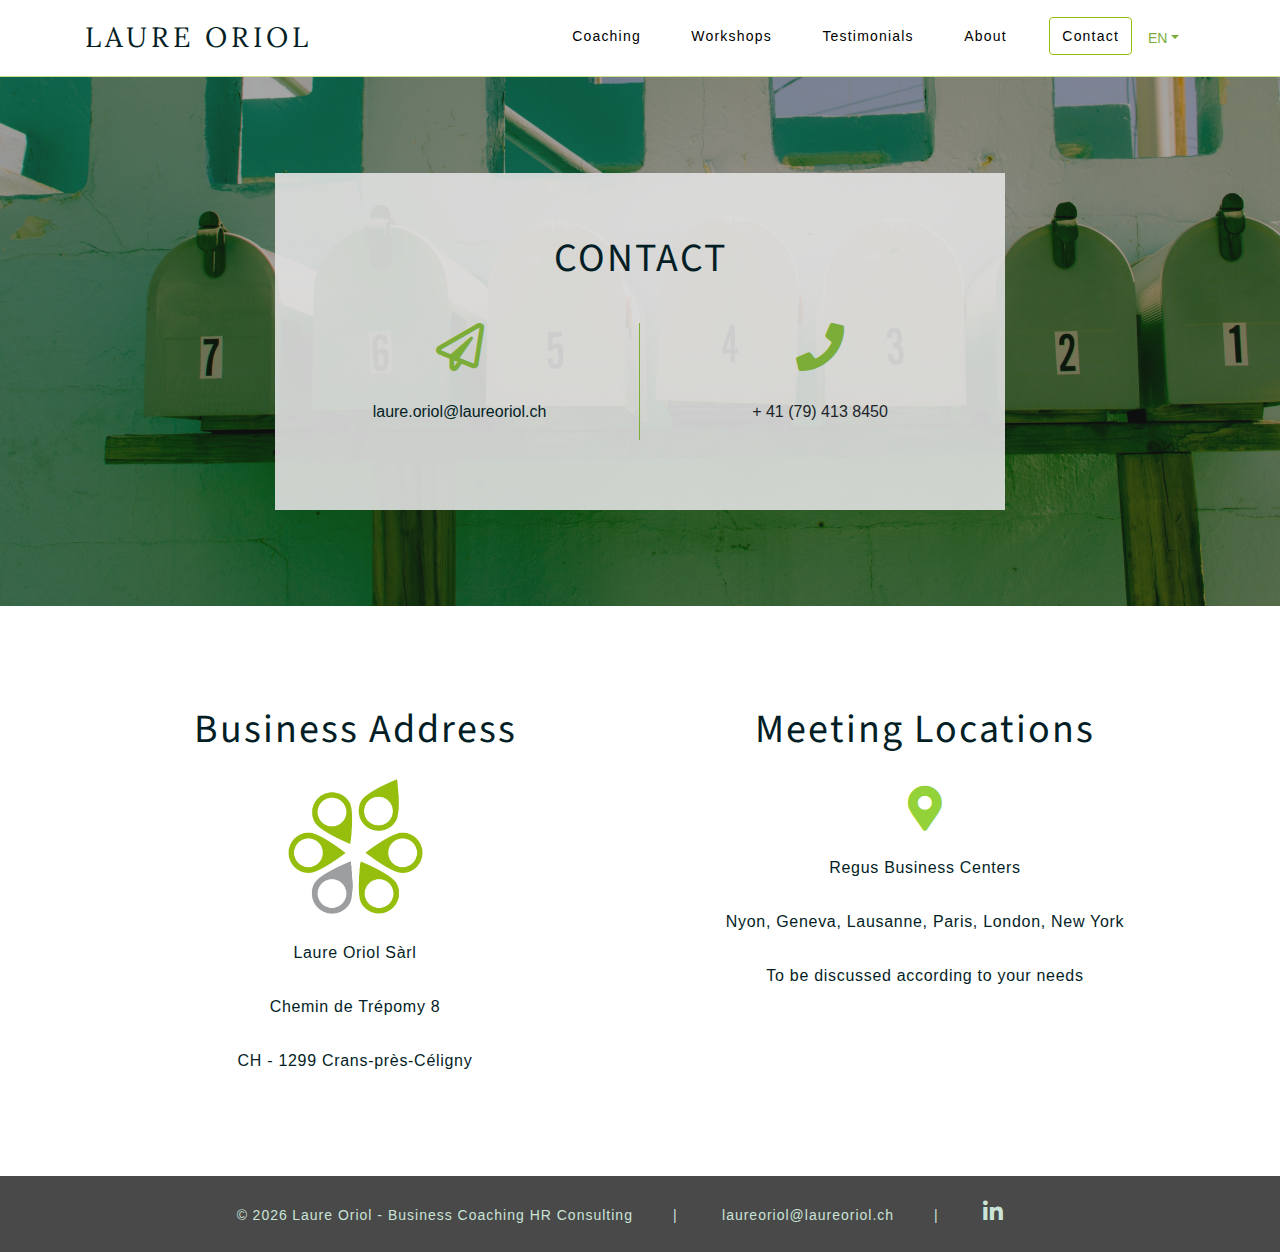
<file: en/contact.html>
<!DOCTYPE html>
<html lang="en">
	<head>
		<meta charset="UTF-8">
		<meta name="viewport" content="width=device-width, initial-scale=1">

		<title>Contact</title>

		<link rel="stylesheet" href="../css/styles.css">
		<link rel="stylesheet" href="../css/contact.css">
		<link rel="stylesheet" href="../css/nav.css">
		<link rel="stylesheet" href="../css/typography.css">

		<meta name="viewport" content="width=device-width, initial-scale=1">
		<link href="https://fonts.googleapis.com/css?family=Lora:400,700|Source+Sans+Pro:300,400,300i" rel="stylesheet">
		<link rel="stylesheet" href="https://use.fontawesome.com/releases/v5.8.1/css/all.css">

		<script src="../js/modernizer.js"></script>
		<script src="https://code.jquery.com/jquery-2.1.4.min.js"></script>
		<script src="../js/jquery.mobile.custom.min.js"></script>
		<script src="../js/footer.js"></script> 

		<link rel="apple-touch-icon" sizes="180x180" href="../favicons/apple-touch-icon.png">
    <link rel="icon" type="image/png" sizes="32x32" href="../favicons/favicon-32x32.png">
    <link rel="icon" type="image/png" sizes="16x16" href="../favicons/favicon-16x16.png">
    <link rel="manifest" href="../favicons/manifest.json">
    <link rel="mask-icon" href="../favicons/safari-pinned-tab.svg" color="#5bbad5">

    <!-- bootstrap scripts -->
		<link rel="stylesheet" href="https://stackpath.bootstrapcdn.com/bootstrap/4.3.1/css/bootstrap.min.css" integrity="sha384-ggOyR0iXCbMQv3Xipma34MD+dH/1fQ784/j6cY/iJTQUOhcWr7x9JvoRxT2MZw1T" crossorigin="anonymous">
    <script src="https://code.jquery.com/jquery-3.3.1.slim.min.js" integrity="sha384-q8i/X+965DzO0rT7abK41JStQIAqVgRVzpbzo5smXKp4YfRvH+8abtTE1Pi6jizo" crossorigin="anonymous"></script>
		<script src="https://cdnjs.cloudflare.com/ajax/libs/popper.js/1.14.7/umd/popper.min.js" integrity="sha384-UO2eT0CpHqdSJQ6hJty5KVphtPhzWj9WO1clHTMGa3JDZwrnQq4sF86dIHNDz0W1" crossorigin="anonymous"></script>
		<script src="https://stackpath.bootstrapcdn.com/bootstrap/4.3.1/js/bootstrap.min.js" integrity="sha384-JjSmVgyd0p3pXB1rRibZUAYoIIy6OrQ6VrjIEaFf/nJGzIxFDsf4x0xIM+B07jRM" crossorigin="anonymous"></script>

	</head>

	<body>
		
		<!-- large nav -->
		<nav class="navbar navbar-expand-lg navbar-style navbar-light largeNav">
		  <div class="container">
		    <a class="navbar-brand name" href="index.html">Laure Oriol</a>
			   <div class="collapse navbar-collapse" id="navbarsExample07">
		    	<div class="navbar-nav ml-auto">
			      <ul class="nav-links mb-0">
			        <li class="nav-item active">
			          <a class="nav-link" href="coaching.html">Coaching</a>
			        </li>
			        <li class="nav-item">
			          <a class="nav-link" href="workshops.html">Workshops</a>
			        </li>
			        <li class="nav-item">
			        	<a class="nav-link" href="testimonials.html">Testimonials</a>
			        </li>
			        <li class="nav-item">
			        	<a class="nav-link" href="about.html">About</a>
			        </li>
			        <li class="nav-item">
			        	<a class="nav-button" href="contact.html">Contact<span class="sr-only">(current)</span></a>
			        </li>
			      </ul>
			    </div>
			  </div>
		    <ul class="nav">
			    <li class="nav-item dropdown">
				    <a class="nav-link dropdown-toggle" data-toggle="dropdown" href="#" role="button" aria-haspopup="true" aria-expanded="false">EN</a>
				    <div class="dropdown-menu">
				      <a class="dropdown-item" href="../contact.html">Français</a>
				    </div>
				  </li>
				</ul>
		  </div>
		</nav>


		<!-- small nav -->
		<nav class="navbar navbar-expand-lg navbar-style navbar-light smallNav">
		  <div class="container">
		    <a class="navbar-brand name" href="index.html">Laure Oriol</a>
	    	<div class="navbar-nav mr-2">
			    <ul class="nav-links mb-0">
				    <li class="nav-item dropdown links">
					    <a class="nav-link dropdown-toggle" data-toggle="dropdown" href="#" role="button" aria-haspopup="true" aria-expanded="false">Contact</a>
					    <div class="dropdown-menu links">
					    	<a class="dropdown-item" href="coaching.html">Coaching</a>
					      <a class="dropdown-item" href="workshops.html">Workshops</a>
					      <a class="dropdown-item" href="testimonials.html">Testimonials</a>
					      <a class="dropdown-item" href="about.html">About</a>
					    </div>
					  </li>
					</ul>
				</div>
				<div class="navbar-nav mr-2">
					<ul class="nav-links mb-0">
						<li class="nav-item">
		        	<a class="nav-button" href="contact.html">Contact</a>
		        </li>
					</ul>
				</div>
				<div class="navbar-nav mr-2">
			    <ul class="nav">
				    <li class="nav-item dropdown">
					    <a class="nav-link dropdown-toggle" data-toggle="dropdown" href="#" role="button" aria-haspopup="true" aria-expanded="false">EN</a>
					    <div class="dropdown-menu languages">
					      <a class="dropdown-item" href="../contact.html">Français</a>
					    </div>
					  </li>
					</ul>
				</div>
		  </div>
		</nav>


		<!-- navbar -->
		<section>
			<div class="photo-container-homepage contact-container" style="background-image: url(../images/banners/contact-2.jpg)">
				<div class="photo-transparent-layer layer-height-homepage contact-layer">
					<div class="container center py-5">
						<div class="row py-5">
							<div class="col-xs-12 col-md-8 offset-md-2">
								<div class="photo-text-background photo-text-background-homepage">
									<div class="photo-text aligner-item">
										<!-- <h1 class="h1-coaching pb3 pt3">CONTACT</h1>
										<p class="text-coaching pb1"><a href="mailto:laureoriol@laureoriol.ch">laureoriol@laureoriol.ch</a></p>
										<hr></hr>
										<p class="text-coaching pb1">+ 41 (79) 413 8450</p>
										<hr></hr>
										<p class="text-coaching pb2">Chemin de Trépomy 8</p>
										<p class="text-coaching pb3">CH - 1299 Crans-près-Céligny</p> -->
										<h1 class="h1-coaching py-3">CONTACT</h1>
										<div class="row pb-4 mb-3">
											<div class="col-sm-12 col-md-6 green-border">
												<a href="mailto:laureoriol@laureoriol.ch">
													<i class="far fa-paper-plane fa-3x green"></i>
													<p class="pt-1 mt-4 dark-text">laure.oriol@laureoriol.ch</p>
												</a>
											</div>
											<div class="d-block d-md-none w-100 my-4 pb-3">
												<hr class="center" style="width: 100px;border-width: 3px;border-radius: 4px;">
											</div>
											<div class="col-sm-6 col-md-6">
												<i class="fas fa-phone fa-3x green"></i>
												<p class="pt-1 mt-4">+ 41 (79) 413 8450</p>
											</div>
										</div>
									</div>
								</div>
							</div>
						</div>
					</div>
				</div>
			</div>
		</section> 



		<!-- contact info -->
		<section class="white-section">
			<div class="container">
				<div class="row pt8 pb8">
					
					<div class="col-xs-12 col-md-6 col-lg-6 center">
						<h3 class="h1-coaching">Business Address</h3>
						<a href="https://goo.gl/maps/sXJcYZqi17B2" target="_blank">
							<img src="../images/logos/logo_laure_oriol.jpg" alt="Laure Oriol Logo" class="small-logo">
							<p class="text-coaching pt2 dark-text">Laure Oriol Sàrl</p>
							<p class="text-coaching pt1a dark-text">Chemin de Trépomy 8</p>
							<p class="text-coaching pt1a dark-text">CH - 1299 Crans-près-Céligny</p>
						</a>
					</div>
					
					<div class="col-xs-12 col-md-6 col-lg-6 center mobile-margin-location">
						<h3 class="h1-coaching">Meeting Locations</h3>
						<a href="http://www.regus.com/citysearch" target="_blank">
							<i class="fas fa-map-marker-alt address-marker contact-pin" aria-hidden="true"></i>
							<p class="text-coaching pt2 dark-text">Regus Business Centers</p>
							<p class="text-coaching pt1a dark-text">Nyon, Geneva, Lausanne, Paris, London, New York</p>
							<p class="text-coaching pt1a dark-text">To be discussed according to your needs</p>
						</a>
					</div>
					
				</div>
			</div>
		</section> 



		<!-- footer -->
		<section class="white-section signature">
			<div class="container center">
				<div class="footer">
					<div class="signature-div">
						<p class="signature-text mb-0 inline">©</p>
						<p class="signature-text mb-0 inline js-update-date">2017</p>
						<p class="signature-item signature-text mb-0 inline">Laure Oriol - Business Coaching HR Consulting</p>
					</div>
					<div class="signature-div"> 
						<p class="signature-item signature-text mb-0"><a href="mailto:laureoriol@laureoriol.ch" class="links">laureoriol@laureoriol.ch</a></p>
					</div>
					<div class="signature-div">
						<a href="https://ch.linkedin.com/in/laure-oriol-78a6781" target="_blank"><i class="fab fa-linkedin-in linkedin" aria-hidden="true"></i></a>
					</div>
				</div>
			</div>
		</section>


	</body>
</html>
</file>
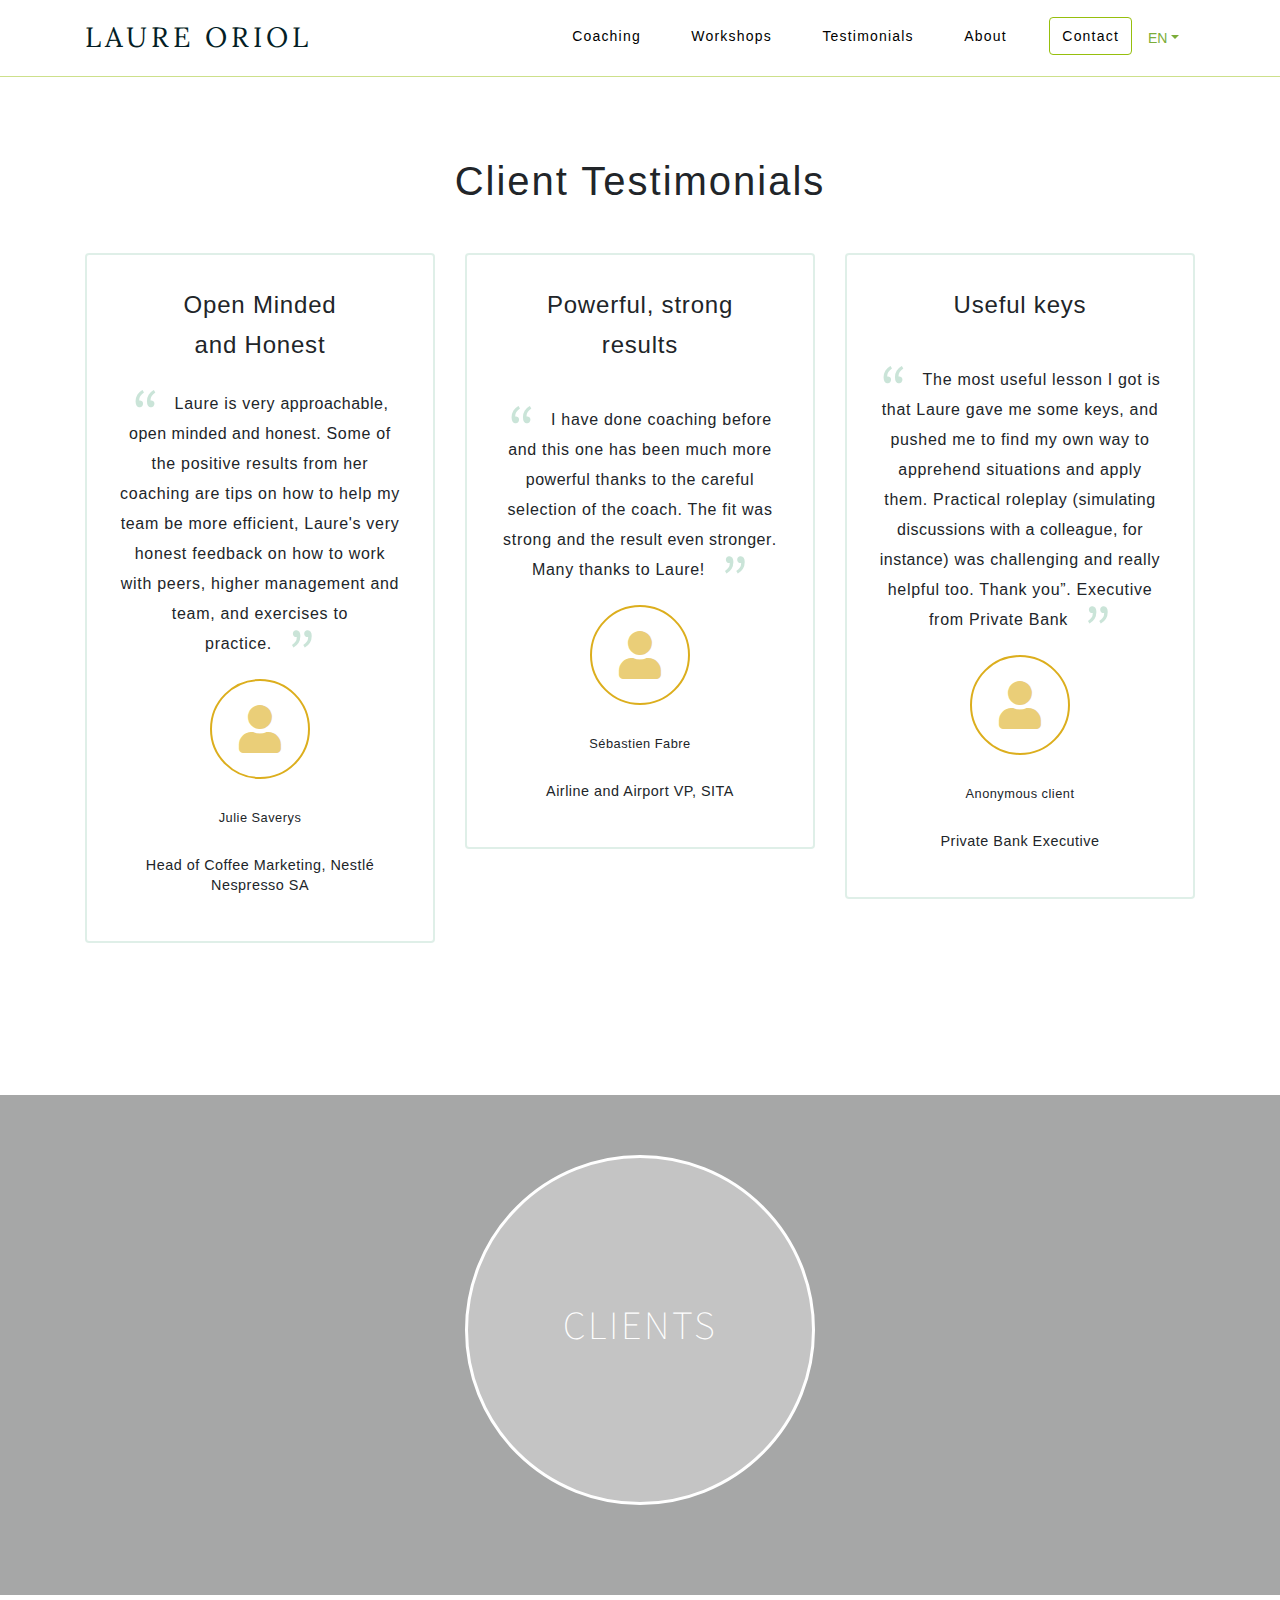
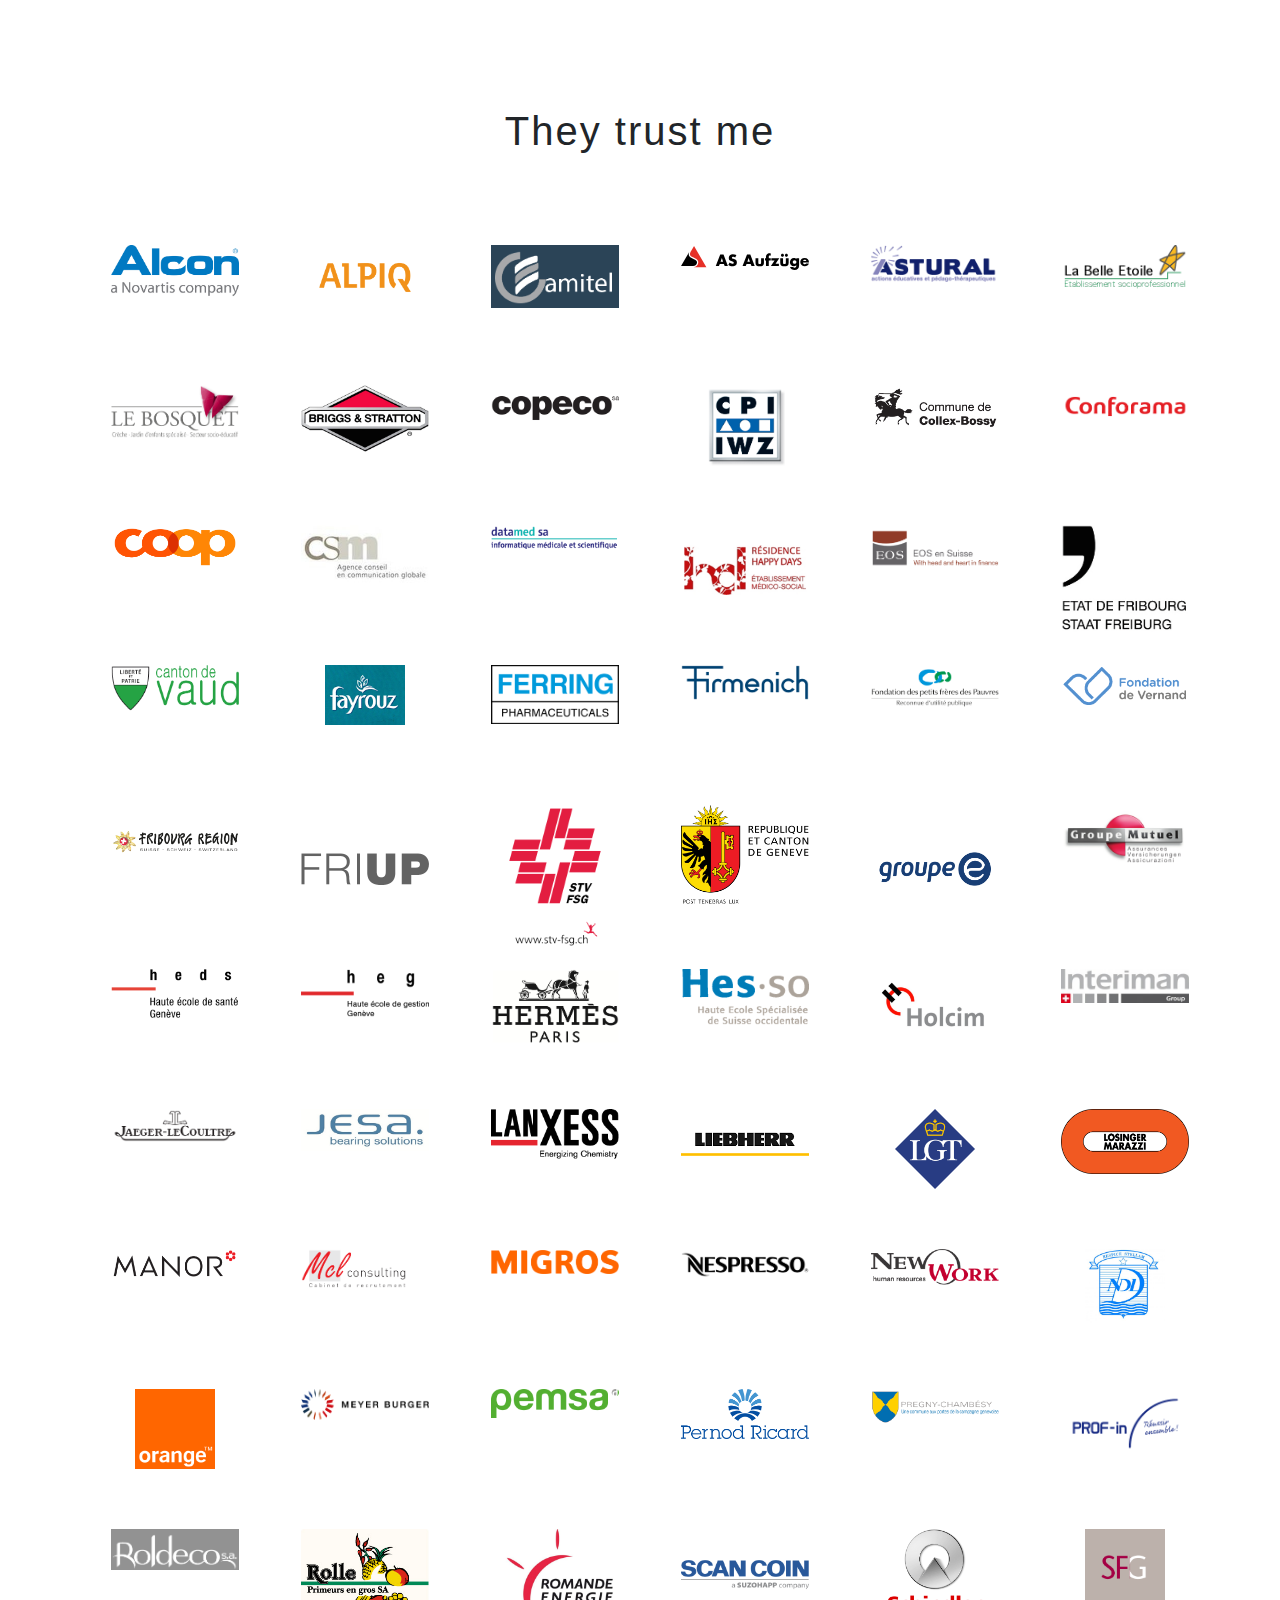
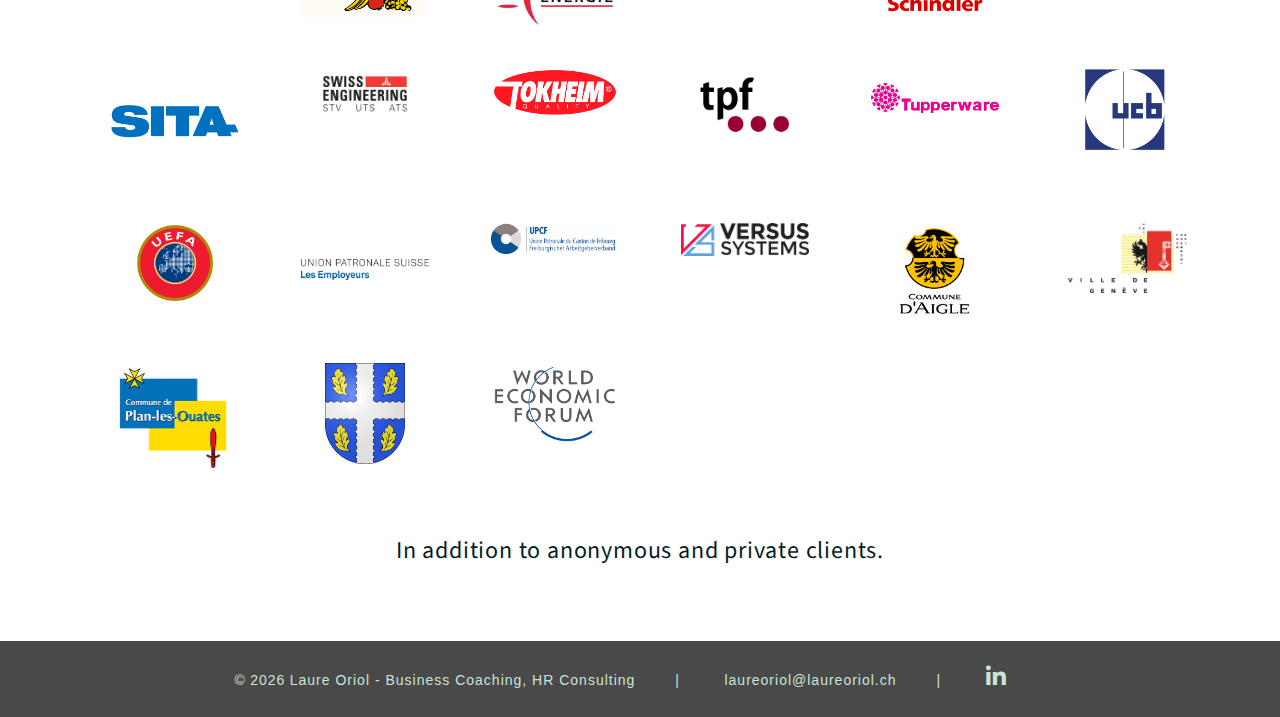
<file: en/testimonials.html>
<!DOCTYPE html>
<html lang="en">
	<head>
		<meta charset="UTF-8">
		<meta name="viewport" content="width=device-width, initial-scale=1">

		<title>Testimonials</title>

    <link rel="stylesheet" href="../css/styles.css">
    <link rel="stylesheet" href="../css/references.css">
    <link rel="stylesheet" href="../css/nav.css">
    <link rel="stylesheet" href="../css/typography.css">

		<meta name="viewport" content="width=device-width, initial-scale=1">
		<link href="https://fonts.googleapis.com/css?family=Lora:400,700|Source+Sans+Pro:300,400,300i" rel="stylesheet">
		<link rel="stylesheet" href="https://use.fontawesome.com/releases/v5.8.1/css/all.css">


    <script src="../js/modernizer.js"></script>
    <script src="https://code.jquery.com/jquery-2.1.4.min.js"></script>
    <script src="../js/jquery.mobile.custom.min.js"></script>
    <script src="../js/footer.js"></script>


    <link rel="apple-touch-icon" sizes="180x180" href="../favicons/apple-touch-icon.png">
    <link rel="icon" type="image/png" sizes="32x32" href="../favicons/favicon-32x32.png">
    <link rel="icon" type="image/png" sizes="16x16" href="../favicons/favicon-16x16.png">
    <link rel="manifest" href="../favicons/manifest.json">
    <link rel="mask-icon" href="../favicons/safari-pinned-tab.svg" color="#5bbad5">
    <meta name="theme-color" content="#ffffff">

    <!-- bootstrap scripts -->
    <link rel="stylesheet" href="https://stackpath.bootstrapcdn.com/bootstrap/4.3.1/css/bootstrap.min.css" integrity="sha384-ggOyR0iXCbMQv3Xipma34MD+dH/1fQ784/j6cY/iJTQUOhcWr7x9JvoRxT2MZw1T" crossorigin="anonymous">
    <script src="https://code.jquery.com/jquery-3.3.1.slim.min.js" integrity="sha384-q8i/X+965DzO0rT7abK41JStQIAqVgRVzpbzo5smXKp4YfRvH+8abtTE1Pi6jizo" crossorigin="anonymous"></script>
    <script src="https://cdnjs.cloudflare.com/ajax/libs/popper.js/1.14.7/umd/popper.min.js" integrity="sha384-UO2eT0CpHqdSJQ6hJty5KVphtPhzWj9WO1clHTMGa3JDZwrnQq4sF86dIHNDz0W1" crossorigin="anonymous"></script>
    <script src="https://stackpath.bootstrapcdn.com/bootstrap/4.3.1/js/bootstrap.min.js" integrity="sha384-JjSmVgyd0p3pXB1rRibZUAYoIIy6OrQ6VrjIEaFf/nJGzIxFDsf4x0xIM+B07jRM" crossorigin="anonymous"></script>
	</head>

	<body>
    <!-- large nav -->
    <nav class="navbar navbar-expand-lg navbar-style navbar-light largeNav">
      <div class="container">
        <a class="navbar-brand name" href="index.html">Laure Oriol</a>
         <div class="collapse navbar-collapse" id="navbarsExample07">
          <div class="navbar-nav ml-auto">
            <ul class="nav-links mb-0">
              <li class="nav-item active">
                <a class="nav-link" href="coaching.html">Coaching</a>
              </li>
              <li class="nav-item">
                <a class="nav-link" href="workshops.html">Workshops</a>
              </li>
              <li class="nav-item">
                <a class="nav-link" href="testimonials.html">Testimonials<span class="sr-only">(current)</span></a>
              </li>
              <li class="nav-item">
                <a class="nav-link" href="about.html">About</a>
              </li>
              <li class="nav-item">
                <a class="nav-button" href="contact.html">Contact</a>
              </li>
            </ul>
          </div>
        </div>
        <ul class="nav">
          <li class="nav-item dropdown">
            <a class="nav-link dropdown-toggle" data-toggle="dropdown" href="#" role="button" aria-haspopup="true" aria-expanded="false">EN</a>
            <div class="dropdown-menu">
              <a class="dropdown-item" href="../references.html">Français</a>
            </div>
          </li>
        </ul>
      </div>
    </nav>


    <!-- small nav -->
    <nav class="navbar navbar-expand-lg navbar-style navbar-light smallNav">
      <div class="container">
        <a class="navbar-brand name" href="index.html">Laure Oriol</a>
        <div class="navbar-nav mr-2">
          <ul class="nav-links mb-0">
            <li class="nav-item dropdown links">
              <a class="nav-link dropdown-toggle" data-toggle="dropdown" href="#" role="button" aria-haspopup="true" aria-expanded="false">Testimonials</a>
              <div class="dropdown-menu links">
                <a class="dropdown-item" href="coaching.html">Coaching</a>
                <a class="dropdown-item" href="workshops.html">Workshops</a>
                <a class="dropdown-item" href="about.html">About</a>
              </div>
            </li>
          </ul>
        </div>
        <div class="navbar-nav mr-2">
          <ul class="nav-links mb-0">
            <li class="nav-item">
              <a class="nav-button" href="contact.html">Contact</a>
            </li>
          </ul>
        </div>
        <div class="navbar-nav mr-2">
          <ul class="nav">
            <li class="nav-item dropdown">
              <a class="nav-link dropdown-toggle" data-toggle="dropdown" href="#" role="button" aria-haspopup="true" aria-expanded="false">EN</a>
              <div class="dropdown-menu languages">
                <a class="dropdown-item" href="../contact.html">Français</a>
              </div>
            </li>
          </ul>
        </div>
      </div>
    </nav>

    

    <section class="white-section pb4">
      <div class="container py-5">
        <div class="center py-3">
          <p class="h1-coaching">Client Testimonials</p>
        </div>

        <div class="row">
          
          <div class="col-xs-12 col-md-6 col-lg-4 center">
            <div class="references-wrapping">
              <div>
                <p class="h3-coaching testimonial-title title-line-height center pb-2">Open Minded and Honest</p>
                <blockquote><p class="text-coaching">Laure is very <strong>approachable, open minded and honest</strong>. Some of the positive results from her coaching are tips on how to help my team be more efficient, Laure's very honest feedback on how to work with peers, higher management and team, and exercises to practice.</p></blockquote>
              </div>
              <div class="references-people">
                <div class="references-picture-border references-picture aligner">
                  <i class="fas fa-user fa-3x round-picture center aligner-item anonymous-picture" aria-hidden="true"></i>
                </div>
                <p class="text-coaching small pt3">Julie Saverys</p>
                <p class="text-coaching extra-small pt1">Head of Coffee Marketing, Nestlé Nespresso SA</p>
              </div>
            </div>
          </div>

          <div class="col-xs-12 col-md-6 col-lg-4 center">
            <div class="references-wrapping">
              <div>
                <p class="h3-coaching testimonial-title title-line-height center pb3">Powerful, strong results</p>
                <blockquote><p class="text-coaching">I have done coaching before and this one has been much more <strong>powerful</strong> thanks to the careful selection of the coach. The fit was strong and the <strong>result even stronger</strong>. Many thanks to Laure!</p></blockquote>
              </div>
              <div class="references-people">
                <div class="references-picture-border references-picture aligner">
                  <i class="fas fa-user fa-3x round-picture center aligner-item anonymous-picture" aria-hidden="true"></i>
                </div>
                <p class="text-coaching small pt3">Sébastien Fabre</p>
                <p class="text-coaching extra-small pt1">Airline and Airport VP, SITA</p>
              </div>
            </div>
          </div> 
          
          <div class="col-xs-12 col-md-6 col-lg-4 center">
            <div class="references-wrapping">
              <div>
                <p class="h3-coaching testimonial-title title-line-height center pb3">Useful keys</p>
                <blockquote><p class="text-coaching">The most useful lesson I got is that Laure gave me some <strong>keys</strong>, and pushed me to find my own way to apprehend situations and apply them. Practical roleplay (<strong>simulating discussions with a colleague, for instance</strong>) was challenging and really helpful too. Thank you”. Executive from Private Bank</p></blockquote>
              </div>
              <div class="references-people">
                <div class="references-picture-border references-picture aligner">
                  <i class="fas fa-user fa-3x round-picture center aligner-item anonymous-picture" aria-hidden="true"></i>
                </div>
                <p class="text-coaching small pt3">Anonymous client</p>
                <p class="text-coaching extra-small pt1">Private Bank Executive</p>
              </div>
            </div>
          </div>
      
        </div>
      </div>
    </section>


    <section class="pt5">  
      <div class="photo-container" style="background-image: url(../images/banners/juliette-leufke-154599.jpg)">
        <div class="photo-transparent-layer layer-height">
          <div class="center aligner">
            <div class="container">
              <div class="row pt6 aligner-item">
                <div class="photo-text-background photo-text-background-general aligner">
                  <div class="photo-text aligner-item">
                    <h3 class="header pb4 pt2">CLIENTS</h3>
                  </div>
                </div>
              </div>
            </div>
          </div>
        </div>
      </div>
    </section> <!-- logo references pictures --> 
    <!-- logo list reference document-->

    <section class="pt7">
      <div class="container">
        <div class="center py-4 mb-4">
          <p class="h1-coaching">They trust me</p>
        </div>

        <div class="row">

          <div class="col-6 col-sm-4 col-md-3 col-lg-2 center">
            <div class="logo-wrapper">
              <a href="https://www.alcon.com/" target="_blank">
                <img src="../images/clients/Alcon_Novartis.jpg" alt="Alcon Novartis" class="logo-image">
              </a>
            </div>
          </div>

          <div class="col-6 col-sm-4 col-md-3 col-lg-2 center">
            <div class="logo-wrapper">
              <a href="http://www.alpiq.com/portal/en/" target="_blank">
                <img src="../images/clients/Alpiq_logo.png" alt="Alpiq" class="logo-image">
              </a>
            </div>
          </div>

          <div class="col-6 col-sm-4 col-md-3 col-lg-2 center">
            <div class="logo-wrapper">
              <a href="http://www.amitel.ch/index2.html" target="_blank">
                <img src="../images/clients/amitel.png" alt="Amitel" class="logo-image">
              </a>
            </div>
          </div>

          <div class="col-6 col-sm-4 col-md-3 col-lg-2 center">
            <div class="logo-wrapper">
              <a href="http://www.lift.ch/" target="_blank">
                <img src="../images/clients/as_logo.svg" alt="AS AG" class="logo-image">
              </a>
            </div>
          </div>

          <div class="col-6 col-sm-4 col-md-3 col-lg-2 center">
            <div class="logo-wrapper">
              <a href="https://astural.org/" target="_blank">
                <img src="../images/clients/astural.png" alt="Astural" class="logo-image">
              </a>
            </div>
          </div>

          <div class="col-6 col-sm-4 col-md-3 col-lg-2 center">
            <div class="logo-wrapper">
              <a href="http://www.belle-etoile.ch/" target="_blank">
                <img src="../images/clients/belle-etoile.gif" alt="La Belle Etoile" class="logo-image">
              </a>
            </div>
          </div>
        
          <div class="col-6 col-sm-4 col-md-3 col-lg-2 center">
            <div class="logo-wrapper">
              <a href="http://www.le-bosquet.ch/" target="_blank">
                <img src="../images/clients/bosquet_logo.png" alt="Le Bosquet" class="logo-image">
              </a>
            </div>
          </div>

          <div class="col-6 col-sm-4 col-md-3 col-lg-2 center">
            <div class="logo-wrapper">
              <a href="http://www.briggsandstratton.com/eu/fr" target="_blank">
                <img src="../images/clients/briggs-stratton.jpg" alt="Briggs and Stratton" class="logo-image">
              </a>
            </div>
          </div>

          <div class="col-6 col-sm-4 col-md-3 col-lg-2 center">
            <div class="logo-wrapper">
              <a href="https://www.coppet-immobilier.ch/" target="_blank">
                <img src="../images/clients/Copeco-SA_black.png" alt="Copeco" class="logo-image">
              </a>
            </div>
          </div>

          <div class="col-6 col-sm-4 col-md-3 col-lg-2 center">
            <div class="logo-wrapper">
              <a href="http://www.cpi.ch/" target="_blank">
                <img src="../images/clients/CPI.jpg" alt="CPI" class="logo-image big-logo">
              </a>
            </div>
          </div>

          <div class="col-6 col-sm-4 col-md-3 col-lg-2 center">
            <div class="logo-wrapper">
              <a href="http://www.collex-bossy.ch/fr/" target="_blank">
                <img src="../images/clients/logo-collex-bossy.gif" alt="Commune de Collex Bossy" class="logo-image">
              </a>
            </div>
          </div>

          <div class="col-6 col-sm-4 col-md-3 col-lg-2 center">
            <div class="logo-wrapper">
              <a href="https://www.conforama.ch/" target="_blank">
                <img src="../images/clients/conforama.png" alt="Conforama" class="logo-image">
              </a> 
            </div>
          </div>
        
          <div class="col-6 col-sm-4 col-md-3 col-lg-2 center">
            <div class="logo-wrapper">
              <a href="http://www.coop.ch/fr.html" target="_blank">
                <img src="../images/clients/coop.png" alt="Coop" class="logo-image">
              </a>
            </div>
          </div>

          <div class="col-6 col-sm-4 col-md-3 col-lg-2 center">
            <div class="logo-wrapper">
              <a href="http://www.csm-sa.ch/" target="_blank">
                <img src="../images/clients/csm_agence_conseil.jpg" alt="CSM Agence Conseil" class="logo-image">
              </a>
            </div>
          </div>

          <div class="col-6 col-sm-4 col-md-3 col-lg-2 center">
            <div class="logo-wrapper">
              <a href="http://datamed.ch/" target="_blank">
                <img src="../images/clients/dm_logo.png" alt="DataMed" class="logo-image">
              </a>
            </div>
          </div>

          <div class="col-6 col-sm-4 col-md-3 col-lg-2 center">
            <div class="logo-wrapper">
              <a href="http://www.emshappydays.ch/pre.php" target="_blank">
                <img src="../images/clients/ems_happy_days.jpg" alt="EMS Happy Days" class="logo-image">
              </a>
            </div>
          </div>

          <div class="col-6 col-sm-4 col-md-3 col-lg-2 center">
            <div class="logo-wrapper">
              <a href="https://ch.eos-solutions.com/fr/?ls=1" target="_blank">
                <img src="../images/clients/eos_suisse.png" alt="EOS Suisse" class="logo-image">
              </a>
            </div>
          </div>

          <div class="col-6 col-sm-4 col-md-3 col-lg-2 center">
            <div class="logo-wrapper">
              <a href="http://www.fr.ch/ww/fr/pub/index.cfm" target="_blank">
                <img src="../images/clients/etat_FR.jpg" alt="Etat de Fribourg" class="logo-image">
              </a>
            </div>
          </div>
        
          <div class="col-6 col-sm-4 col-md-3 col-lg-2 center">
            <div class="logo-wrapper">
              <a href="https://www.vd.ch/" target="_blank">
                <img src="../images/clients/logo_VD.png" alt="Etat de Vaud" class="logo-image">
              </a>
            </div>
          </div>

          <div class="col-6 col-sm-4 col-md-3 col-lg-2 center">
            <div class="logo-wrapper">
              <img src="../images/clients/fayrouz.png" alt="Fayrouz" class="logo-image big-logo">
            </div>
          </div>

          <div class="col-6 col-sm-4 col-md-3 col-lg-2 center">
            <div class="logo-wrapper">
              <a href="https://www.ferring.com/" target="_blank">
                <img src="../images/clients/ferring.png" alt="Ferring" class="logo-image">
              </a>  
            </div>
          </div>

          <div class="col-6 col-sm-4 col-md-3 col-lg-2 center">
            <div class="logo-wrapper">
              <a href="http://www.firmenich.com/en_INT/index.html" target="_blank">
                <img src="../images/clients/firmenich.png" alt="Firmenich" class="logo-image">
              </a>
            </div>
          </div>

          <div class="col-6 col-sm-4 col-md-3 col-lg-2 center">
            <div class="logo-wrapper">
              <a href="http://www.petitsfreres.ch/" target="_blank">
                <img src="../images/clients/petits_freres_des_pauvres.jpg" alt="Fondation Petits Freres des Pauvres" class="logo-image">
              </a>
            </div>
          </div>

          <div class="col-6 col-sm-4 col-md-3 col-lg-2 center">
            <div class="logo-wrapper">
              <a href="http://www.fondation-de-vernand.ch/" target="_blank">
                <img src="../images/clients/fondation_vernand.png" alt="Fondation de Vernand" class="logo-image">
              </a>
            </div>
          </div>

          <div class="col-6 col-sm-4 col-md-3 col-lg-2 center">
            <div class="logo-wrapper">
              <a href="https://www.fribourgregion.ch/" target="_blank">
                <img src="../images/clients/fribourg-region.png" alt="Fribourg Region" class="logo-image pt-4">
              </a>
            </div>
          </div>
        
          <div class="col-6 col-sm-4 col-md-3 col-lg-2 center">
            <div class="logo-wrapper">
              <a href="http://www.friup.ch/" target="_blank">
                <img src="../images/clients/fri-up.jpg" alt="Fri Up" class="logo-image">
              </a>
            </div>
          </div>

          <div class="col-6 col-sm-4 col-md-3 col-lg-2 center">
            <div class="logo-wrapper">
              <a href="http://www.stv-fsg.ch/fr/" target="_blank">
                <img src="../images/clients/STV_Logo.png" alt="Federation Suisse de Gymnastique" class="logo-image medium-logo">
              </a>
            </div>
          </div>

          <div class="col-6 col-sm-4 col-md-3 col-lg-2 center">
            <div class="logo-wrapper">
              <a href="https://www.ge.ch/" target="_blank">
                <img src="../images/clients/canton_geneve.png" alt="Canton de Genève" class="logo-image">
              </a>
            </div>
          </div>

          <div class="col-6 col-sm-4 col-md-3 col-lg-2 center">
            <div class="logo-wrapper">
              <a href="https://www.groupe-e.ch/fr" target="_blank">
                <img src="../images/clients/groupe_e.png" alt="Groupe E" class="logo-image">
              </a>
            </div>
          </div>

          <div class="col-6 col-sm-4 col-md-3 col-lg-2 center">
            <div class="logo-wrapper">
              <a href="https://www.groupemutuel.ch/fr/clients-prives.html" target="_blank">
                <img src="../images/clients/Logo_Groupe_Mutuel.jpg" alt="Groupe Mutuel" class="logo-image">
              </a>
            </div>
          </div>

          <div class="col-6 col-sm-4 col-md-3 col-lg-2 center">
            <div class="logo-wrapper">
              <a href="https://www.hesge.ch/heds/" target="_blank">
                <img src="../images/clients/heds.png" alt="HEDS Geneve" class="logo-image">
              </a>
            </div>
          </div>
        
          <div class="col-6 col-sm-4 col-md-3 col-lg-2 center">
            <div class="logo-wrapper">
              <a href="https://www.hesge.ch/heg/" target="_blank">
                <img src="../images/clients/heg.png" alt="HEG Geneve" class="logo-image">
              </a>
            </div>
          </div>

          <div class="col-6 col-sm-4 col-md-3 col-lg-2 center">
            <div class="logo-wrapper">
              <a href="http://www.hermes.com/index-ch-fr.html" target="_blank">
                <img src="../images/clients/Hermes-Logos-HD.jpg" alt="Hermes" class="logo-image">
              </a>
            </div>
          </div>

          <div class="col-6 col-sm-4 col-md-3 col-lg-2 center">
            <div class="logo-wrapper">
              <a href="https://www.hes-so.ch/" target="_blank">
                <img src="../images/clients/hes-so.png" alt="HES-SO" class="logo-image">
              </a>
            </div>
          </div>

          <div class="col-6 col-sm-4 col-md-3 col-lg-2 center">
            <div class="logo-wrapper">
              <a href="http://www.holcim.ch/fr.html" target="_blank">
                <img src="../images/clients/holcim.jpg" alt="Holcim" class="logo-image">
              </a>
            </div>
          </div>

          <div class="col-6 col-sm-4 col-md-3 col-lg-2 center">
            <div class="logo-wrapper">
              <a href="https://www.interiman.ch/" target="_blank">
                <img src="../images/clients/Interiman.jpg" alt="Interiman" class="logo-image">
              </a>
            </div>
          </div>

          <div class="col-6 col-sm-4 col-md-3 col-lg-2 center">
            <div class="logo-wrapper">
              <a href="https://www.jaeger-lecoultre.com/ch/fr/home-page.html" target="_blank">
                <img src="../images/clients/jaeger.png" alt="Jaeger-LeCoultre" class="logo-image">
              </a>
            </div>
          </div>

          <div class="col-6 col-sm-4 col-md-3 col-lg-2 center">
            <div class="logo-wrapper">
              <a href="https://www.jesa.com/fr/" target="_blank">
                <img src="../images/clients/jesa.jpg" alt="Jesa" class="logo-image">
              </a>
            </div>
          </div>
        
          <div class="col-6 col-sm-4 col-md-3 col-lg-2 center">
            <div class="logo-wrapper">
              <a href="https://lanxess.com/" target="_blank">
                <img src="../images/clients/lanxess.png" alt="Lanxess" class="logo-image">
              </a>
            </div>
          </div>

          <div class="col-6 col-sm-4 col-md-3 col-lg-2 center">
            <div class="logo-wrapper">
              <a href="https://www.liebherr.com/" target="_blank">
                <img src="../images/clients/liebherr-logo.png" alt="Liebherr" class="logo-image">
              </a>
            </div>
          </div>

          <div class="col-6 col-sm-4 col-md-3 col-lg-2 center">
            <div class="logo-wrapper">
              <a href="https://www.lgt.ch/fr/" target="_blank">
                <img src="../images/clients/LGT_Logo.svg.png" alt="LGT" class="logo-image big-logo">
              </a>
            </div>
          </div>

          <div class="col-6 col-sm-4 col-md-3 col-lg-2 center">
            <div class="logo-wrapper">
              <a href="http://www.losinger-marazzi.ch/fr/" target="_blank">
                <img src="../images/clients/losinger_marazzi.png" alt="Losinger Marazzi" class="logo-image">
              </a>
            </div>
          </div>

          <div class="col-6 col-sm-4 col-md-3 col-lg-2 center">
            <div class="logo-wrapper">
              <a href="https://www.manor.ch/fr/" target="_blank">
                <img src="../images/clients/Logo_Manor.svg.png" alt="Manor" class="logo-image">
              </a>
            </div>
          </div>

          <div class="col-6 col-sm-4 col-md-3 col-lg-2 center">
            <div class="logo-wrapper">
              <a href="http://www.mclconsulting.ch/" target="_blank">
                <img src="../images/clients/MCL-Consulting_logo_new.png" alt="MCL Consulting" class="logo-image">
              </a>
            </div>
          </div>
        
          <div class="col-6 col-sm-4 col-md-3 col-lg-2 center">
            <div class="logo-wrapper">
              <a href="https://www.migros.ch/fr.html" target="_blank">
                <img src="../images/clients/Migros_logo.png" alt="Migros" class="logo-image">
              </a>
            </div>
          </div>

          <div class="col-6 col-sm-4 col-md-3 col-lg-2 center">
            <div class="logo-wrapper">
              <a href="https://www.nespresso.com/ch/fr/" target="_blank">
                <img src="../images/clients/Nespresso_logo.png" alt="Nespresso" class="logo-image">
              </a>
            </div>
          </div>

          <div class="col-6 col-sm-4 col-md-3 col-lg-2 center">
            <div class="logo-wrapper">
              <a href="https://www.newwork-hr.ch/" target="_blank">
                <img src="../images/clients/newwork.png" alt="NewWork" class="logo-image">
              </a>
            </div>
          </div>

          <div class="col-6 col-sm-4 col-md-3 col-lg-2 center">
            <div class="logo-wrapper">
              <a href="http://www.notre-dame-du-lac.ch/en/" target="_blank">
                <img src="../images/clients/notre_dame_du_lac.jpg" alt="Notre Dame Du Lac" class="logo-image big-logo">
              </a>
            </div>
          </div>

          <div class="col-6 col-sm-4 col-md-3 col-lg-2 center">
            <div class="logo-wrapper">
              <a href="https://www.orange.com/fr/home" target="_blank">
                <img src="../images/clients/orange.png" alt="Orange Communications" class="logo-image big-logo">
              </a>
            </div>
          </div>

          <div class="col-6 col-sm-4 col-md-3 col-lg-2 center">
            <div class="logo-wrapper">
              <a href="https://www.meyerburger.com/ch/fr/" target="_blank">
                <img src="../images/clients/MeyerBurger_Logo_cmyk.png" alt="Pasan - Meyer Burger" class="logo-image">
              </a>
            </div>
          </div>
        
          <div class="col-6 col-sm-4 col-md-3 col-lg-2 center">
            <div class="logo-wrapper">
              <a href="https://pemsa.ch/" target="_blank">
                <img src="../images/clients/pemsa.png" alt="Pemsa" class="logo-image">
              </a>
            </div>
          </div>

          <div class="col-6 col-sm-4 col-md-3 col-lg-2 center">
            <div class="logo-wrapper">
              <a href="https://www.pernod-ricard.com/fr" target="_blank">
                <img src="../images/clients/Pernod_Ricard_logo.svg.png" alt="Pernod Ricard" class="logo-image">
              </a>
            </div>
          </div>

          <div class="col-6 col-sm-4 col-md-3 col-lg-2 center">
            <div class="logo-wrapper">
              <a href="http://www.pregny-chambesy.ch/fr/" target="_blank">
                <img src="../images/clients/pregny-chambesy.png" alt="Commune de Pregny-Chambésy" class="logo-image">
              </a>
            </div>
          </div>   

          <div class="col-6 col-sm-4 col-md-3 col-lg-2 center">
            <div class="logo-wrapper">
              <a href="http://prof-in-courtepin.ch/fr/" target="_blank">
                <img src="../images/clients/prof-in.png" alt="Prof In" class="logo-image">
              </a>
            </div>
          </div>

          <div class="col-6 col-sm-4 col-md-3 col-lg-2 center">
            <div class="logo-wrapper">
              <a href="https://www.roldeco.com/" target="_blank">
                <img src="../images/clients/rodelco.png" alt="Rodelco" class="logo-image">
              </a>
            </div>
          </div>

          <div class="col-6 col-sm-4 col-md-3 col-lg-2 center">
            <div class="logo-wrapper">
              <img src="../images/clients/rolle-primeur.jpg" alt="Rolle Primeurs" class="logo-image">
            </div>
          </div>
          <div class="col-6 col-sm-4 col-md-3 col-lg-2 center">
            <div class="logo-wrapper">
              <a href="https://www.romande-energie.ch/" target="_blank">
                <img src="../images/clients/Romande-Energie-logo.jpg" alt="Romande Energie" class="logo-image">
              </a>
            </div>
          </div>
        
          <div class="col-6 col-sm-4 col-md-3 col-lg-2 center">
            <div class="logo-wrapper">
              <a href="http://www.scancoin.ch/" target="_blank">
                <img src="../images/clients/scan_coin.png" alt="Sotremo - Scan Coin" class="logo-image">
              </a>
            </div>
          </div>

          <div class="col-6 col-sm-4 col-md-3 col-lg-2 center">
            <div class="logo-wrapper">
              <a href="https://www.schindler.com/com/internet/en/home.html" target="_blank">
                <img src="../images/clients/schindler_logo_3055.gif" alt="Schindler" class="logo-image medium-logo">
              </a>
            </div>
          </div>

          <div class="col-6 col-sm-4 col-md-3 col-lg-2 center">
            <div class="logo-wrapper">
              <a href="https://www.sfgsa.ch/" target="_blank">
                <img src="../images/clients/sfg.png" alt="SFG" class="logo-image big-logo">
              </a>
            </div>
          </div>

          <div class="col-6 col-sm-4 col-md-3 col-lg-2 center">
            <div class="logo-wrapper">
              <a href="https://www.sita.aero/" target="_blank">
                <img src="../images/clients/SITA_logo.svg.png" alt="SITA" class="logo-image mt5">
              </a>
            </div>
          </div>

          <div class="col-6 col-sm-4 col-md-3 col-lg-2 center">
            <div class="logo-wrapper">
              <a href="https://www.swissengineering.ch/index.php?lang=fr" target="_blank">
                <img src="../images/clients/swissengineering.jpg" alt="Swiss Engineering" class="logo-image medium-logo">
              </a>
            </div>
          </div>

          <div class="col-6 col-sm-4 col-md-3 col-lg-2 center">
            <div class="logo-wrapper">
              <a href="http://tokheim.com/fr/" target="_blank">
                <img src="../images/clients/tokheim.png" alt="Tokheim" class="logo-image">
              </a>
            </div>
          </div>
       
          <div class="col-6 col-sm-4 col-md-3 col-lg-2 center">
            <div class="logo-wrapper">
              <a href="http://www.tpf.ch/" target="_blank">
                <img src="../images/clients/tpf.png" alt="Transports Publics Fribourgeois" class="logo-image medium-logo">
              </a>
            </div>
          </div>

          <div class="col-6 col-sm-4 col-md-3 col-lg-2 center">
            <div class="logo-wrapper mt-4">
              <a href="https://www.tupperware.ch/fr/index" target="_blank">
                <img src="../images/clients/tupperware-logo.png" alt="Tupperware" class="logo-image">
              </a>
            </div>
          </div>

          <div class="col-6 col-sm-4 col-md-3 col-lg-2 center">
            <div class="logo-wrapper">
              <a href="https://www.ucb.com/worldwide/switzerland" target="_blank">
                <img src="../images/clients/ucb.png" alt="UCB Farchim" class="logo-image big-logo">
              </a>
            </div>
          </div>

          <div class="col-6 col-sm-4 col-md-3 col-lg-2 center">
            <div class="logo-wrapper">
              <a href="https://www.uefa.com" target="_blank">
                <img src="../images/clients/uefa.png" alt="UEFA" class="logo-image big-logo">
              </a>
            </div>
          </div>

          <div class="col-6 col-sm-4 col-md-3 col-lg-2 center">
            <div class="logo-wrapper">
              <a href="https://www.arbeitgeber.ch/fr/" target="_blank">
                <img src="../images/clients/union_patronale_suisse.png" alt="Union Patronale Suisse" class="logo-image mt5">
              </a>
            </div>
          </div>

          <div class="col-6 col-sm-4 col-md-3 col-lg-2 center">
            <div class="logo-wrapper">
              <a href="https://upcf.ch/" target="_blank">
                <img src="../images/clients/union_patronale_fribourg.jpg" alt="Union Patronale du Canton de Fribourg" class="logo-image">
              </a>
            </div>
          </div>
        
          <div class="col-6 col-sm-4 col-md-3 col-lg-2 center">
            <div class="logo-wrapper">
              <a href="https://www.versussystems.com/" target="_blank">
                <img src="../images/clients/versus_systems.png" alt="Versus Systems" class="logo-image">
              </a>
            </div>
          </div>

          <div class="col-6 col-sm-4 col-md-3 col-lg-2 center">
            <div class="logo-wrapper">
              <a href="https://www.aigle.ch/" target="_blank">
                <img src="../images/clients/commune-aigle.png" alt="Ville d'Aigle" class="logo-image big-logo">
              </a>
            </div>
          </div>

          <div class="col-6 col-sm-4 col-md-3 col-lg-2 center">
            <div class="logo-wrapper">
              <a href="http://www.ville-geneve.ch/" target="_blank">
                <img src="../images/clients/logo_ville_de_geneve_social.jpg" alt="Ville de Geneve" class="logo-image">
              </a>
            </div>
          </div>

          <div class="col-6 col-sm-4 col-md-3 col-lg-2 center">
            <div class="logo-wrapper">
              <a href="http://www.plan-les-ouates.ch/" target="_blank">
                <img src="../images/clients/planlesouates.png" alt="Ville de Plan les Ouates" class="logo-image">
              </a>
            </div>
          </div>

          <div class="col-6 col-sm-4 col-md-3 col-lg-2 center">
            <div class="logo-wrapper">
              <a href="https://www.thonex.ch/" target="_blank">
                <img src="../images/clients/thonex.png" alt="Ville de Thonex" class="logo-image big-logo">
              </a>
            </div>
          </div>

          <div class="col-6 col-sm-4 col-md-3 col-lg-2 center">
            <div class="logo-wrapper">
              <a href="https://www.weforum.org/" target="_blank">
                <img src="../images/clients/world-economic-forum-logo.png" alt="World Economic Forum" class="logo-image">
              </a>
            </div>
          </div>
        </div> <!-- row 10 -->

        <div class="center pt5 pb7 pl5 pr5 ">
          <h3 class="h3-coaching">In addition to anonymous and private clients.</h3>
        </div> <!-- additional clients -->

      </div>
    </section> 


    <!-- footer -->
    <section class="white-section signature">
      <div class="container center">
        <div class="footer">
          <div class="signature-div">
            <p class="signature-text mb-0 inline">©</p>
            <p class="signature-text mb-0 inline js-update-date">2017</p>
            <p class="signature-item signature-text mb-0 inline">Laure Oriol - Business Coaching, HR Consulting</p>
          </div>
          <div class="signature-div"> 
            <p class="signature-item signature-text mb-0"><a href="mailto:laureoriol@laureoriol.ch" class="links">laureoriol@laureoriol.ch</a></p>
          </div>
          <div class="signature-div">
            <a href="https://ch.linkedin.com/in/laure-oriol-78a6781" target="_blank"><i class="fab fa-linkedin-in linkedin" aria-hidden="true"></i></a>
          </div>
        </div>
      </div>
    </section>


	</body>
</html>
</file>
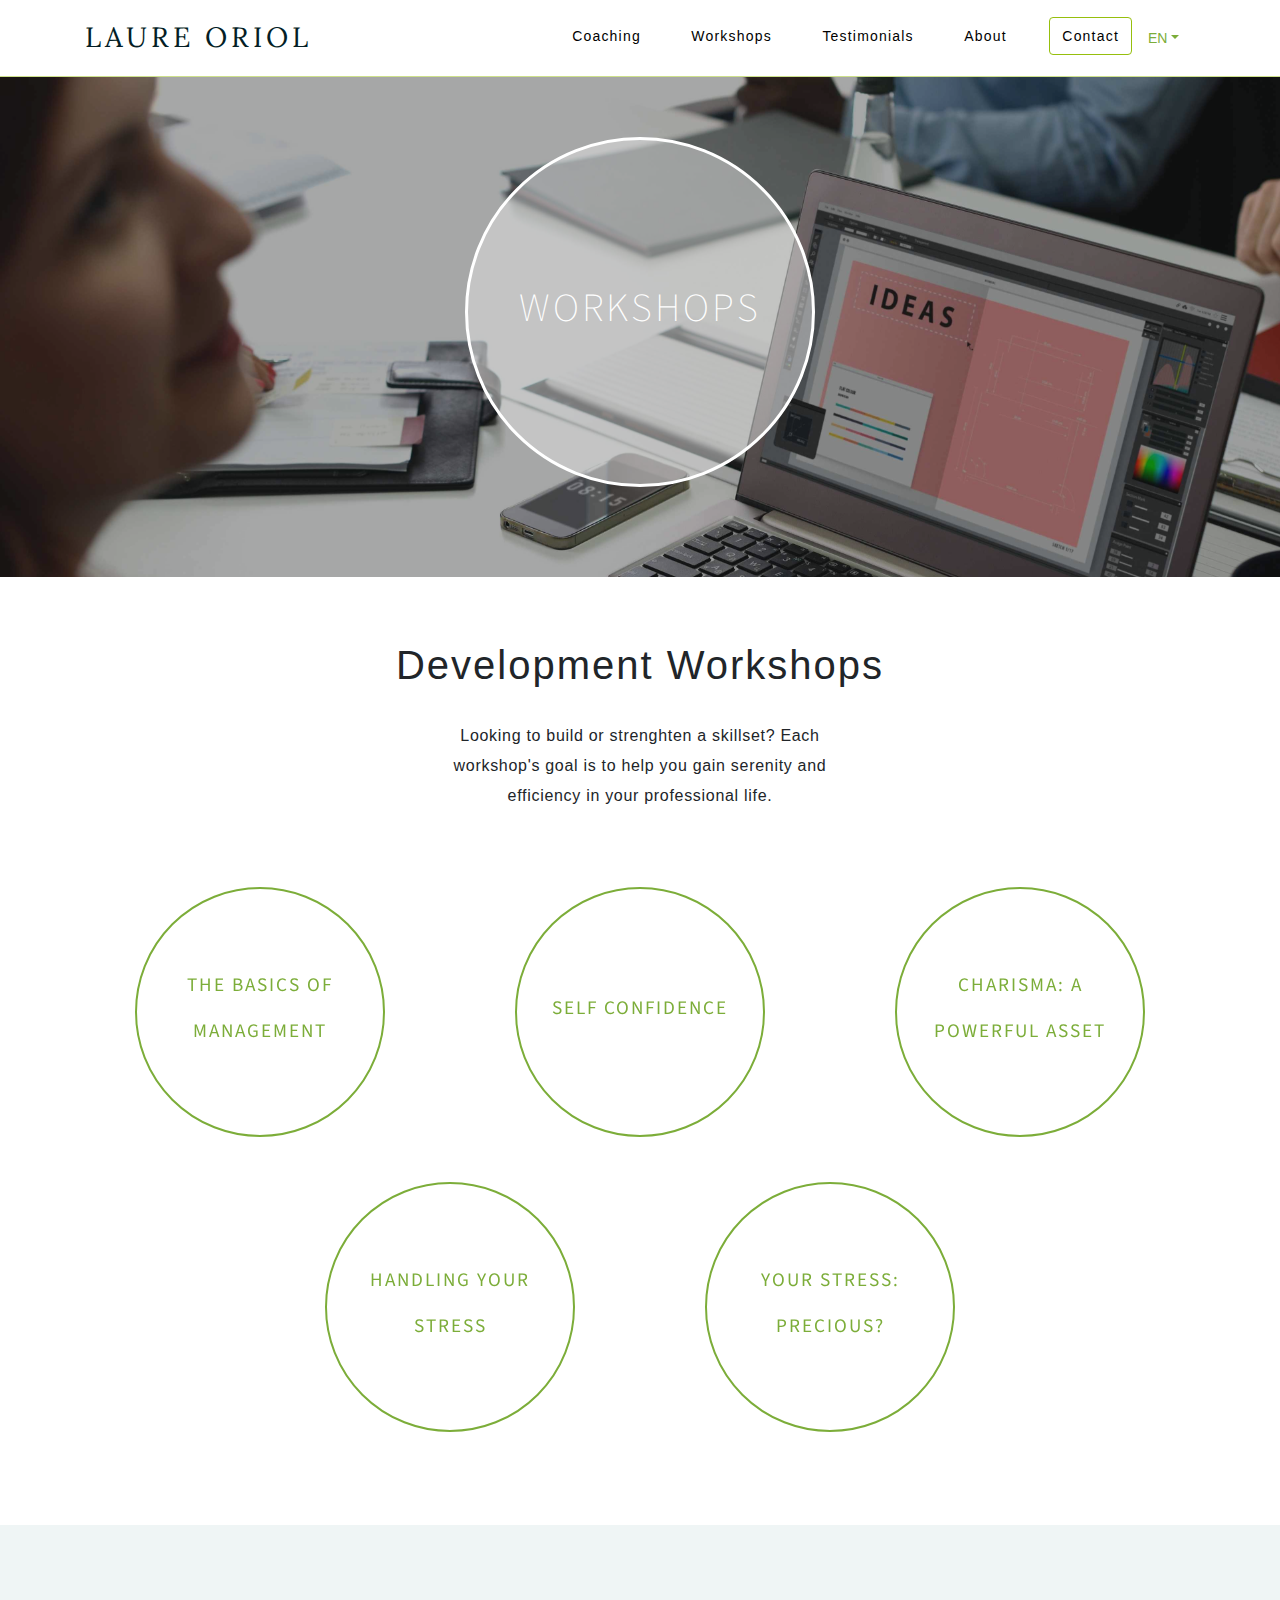
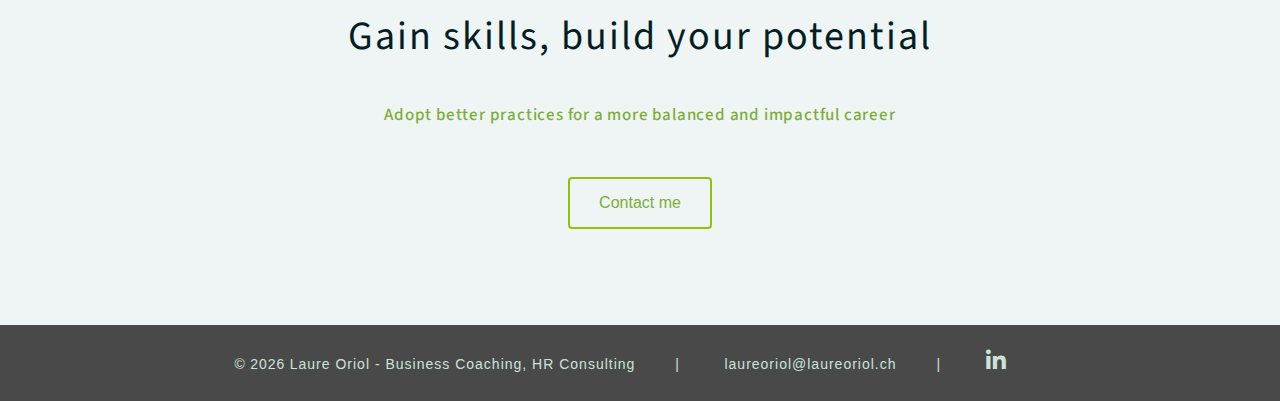
<file: en/workshops.html>
<!DOCTYPE html>
<html lang="en">
	<head>
		<meta charset="UTF-8">
		<meta name="viewport" content="width=device-width, initial-scale=1">

		<title>Workshops</title>

		<link rel="stylesheet" href="../css/styles.css">
		<link rel="stylesheet" href="../css/nav.css">
		<link rel="stylesheet" href="../css/typography.css">
		
		<meta name="viewport" content="width=device-width, initial-scale=1">
		<link href="https://fonts.googleapis.com/css?family=Lora:400,700|Source+Sans+Pro:300,400,300i" rel="stylesheet">
		<link rel="stylesheet" href="https://use.fontawesome.com/releases/v5.8.1/css/all.css">


		<script src="../js/modernizer.js"></script>
		<script src="https://code.jquery.com/jquery-2.1.4.min.js"></script>
		<script src="../js/jquery.mobile.custom.min.js"></script>
		<script src="../js/footer.js"></script>

		<!-- favicons -->
		<link rel="apple-touch-icon" sizes="180x180" href="../favicons/apple-touch-icon.png">
    <link rel="icon" type="image/png" sizes="32x32" href="../favicons/favicon-32x32.png">
    <link rel="icon" type="image/png" sizes="16x16" href="../favicons/favicon-16x16.png">
    <link rel="manifest" href="../favicons/manifest.json">
    <link rel="mask-icon" href="../favicons/safari-pinned-tab.svg" color="#5bbad5">

    <!-- bootstrap scripts -->
		<link rel="stylesheet" href="https://stackpath.bootstrapcdn.com/bootstrap/4.3.1/css/bootstrap.min.css" integrity="sha384-ggOyR0iXCbMQv3Xipma34MD+dH/1fQ784/j6cY/iJTQUOhcWr7x9JvoRxT2MZw1T" crossorigin="anonymous">
    <script src="https://code.jquery.com/jquery-3.3.1.slim.min.js" integrity="sha384-q8i/X+965DzO0rT7abK41JStQIAqVgRVzpbzo5smXKp4YfRvH+8abtTE1Pi6jizo" crossorigin="anonymous"></script>
		<script src="https://cdnjs.cloudflare.com/ajax/libs/popper.js/1.14.7/umd/popper.min.js" integrity="sha384-UO2eT0CpHqdSJQ6hJty5KVphtPhzWj9WO1clHTMGa3JDZwrnQq4sF86dIHNDz0W1" crossorigin="anonymous"></script>
		<script src="https://stackpath.bootstrapcdn.com/bootstrap/4.3.1/js/bootstrap.min.js" integrity="sha384-JjSmVgyd0p3pXB1rRibZUAYoIIy6OrQ6VrjIEaFf/nJGzIxFDsf4x0xIM+B07jRM" crossorigin="anonymous"></script>

		<!-- jquery flip -->
		<script src="../js/jquery.flip.min.js"></script>

		<script>
		$(document).ready(function() {
		    $(".flip").flip({
		       trigger: 'hover'
		    });
		    console.log('called!');
		});
		</script>
	</head>

	<body>

		<!-- large nav -->
		<nav class="navbar navbar-expand-lg navbar-style navbar-light largeNav">
		  <div class="container">
		    <a class="navbar-brand name" href="index.html">Laure Oriol</a>
			   <div class="collapse navbar-collapse" id="navbarsExample07">
		    	<div class="navbar-nav ml-auto">
			      <ul class="nav-links mb-0">
			        <li class="nav-item active">
			          <a class="nav-link" href="coaching.html">Coaching</a>
			        </li>
			        <li class="nav-item">
			          <a class="nav-link" href="workshops.html">Workshops<span class="sr-only">(current)</span></a>
			        </li>
			        <li class="nav-item">
			        	<a class="nav-link" href="testimonials.html">Testimonials</a>
			        </li>
			        <li class="nav-item">
			        	<a class="nav-link" href="about.html">About</a>
			        </li>
			        <li class="nav-item">
			        	<a class="nav-button" href="contact.html">Contact</a>
			        </li>
			      </ul>
			    </div>
			  </div>
		    <ul class="nav">
			    <li class="nav-item dropdown">
				    <a class="nav-link dropdown-toggle" data-toggle="dropdown" href="#" role="button" aria-haspopup="true" aria-expanded="false">EN</a>
				    <div class="dropdown-menu">
				      <a class="dropdown-item" href="../ateliers.html">Français</a>
				    </div>
				  </li>
				</ul>
		  </div>
		</nav>


		<!-- small nav -->
		<nav class="navbar navbar-expand-lg navbar-style navbar-light smallNav">
		  <div class="container">
		    <a class="navbar-brand name" href="index.html">Laure Oriol</a>
	    	<div class="navbar-nav mr-2">
			    <ul class="nav-links mb-0">
				    <li class="nav-item dropdown links">
					    <a class="nav-link dropdown-toggle" data-toggle="dropdown" href="#" role="button" aria-haspopup="true" aria-expanded="false">Workshops</a>
					    <div class="dropdown-menu links">
					    	<a class="dropdown-item" href="coaching.html">Coaching</a>
					      <a class="dropdown-item" href="testimonials.html">Testimonials</a>
					      <a class="dropdown-item" href="about.html">About</a>
					    </div>
					  </li>
					</ul>
				</div>
				<div class="navbar-nav mr-2">
					<ul class="nav-links mb-0">
						<li class="nav-item">
		        	<a class="nav-button" href="contact.html">Contact</a>
		        </li>
					</ul>
				</div>
				<div class="navbar-nav mr-2">
			    <ul class="nav">
				    <li class="nav-item dropdown">
					    <a class="nav-link dropdown-toggle" data-toggle="dropdown" href="#" role="button" aria-haspopup="true" aria-expanded="false">EN</a>
					    <div class="dropdown-menu languages">
					      <a class="dropdown-item" href="../ateliers.html">Français</a>
					    </div>
					  </li>
					</ul>
				</div>
		  </div>
		</nav>


		<!-- photo banner section -->
		<section >	
			<div class="photo-container" style="background-image: url(../images/banners/rawpixel-com-296612.jpg)">
				<div class="photo-transparent-layer layer-height">
					<div class="center aligner">
						<div class="container">
							<div class="row pt6 aligner-item">
								<div class="photo-text-background photo-text-background-general aligner">
									<div class="photo-text aligner-item">
										<h3 class="header pb4 pt2">WORKSHOPS</h3>
									</div>
								</div>
							</div>
						</div>
					</div>
				</div>
			</div>
		</section> 


		<!-- descriptions -->	
		<section class="white-section pb4">
			<div class="container pb6">
				<div class="center pt5">
					<p class="h1-coaching">Development Workshops</p>
				</div>
				<div class="pb5 center">
					<div class="container-450">
						<p class="text-coaching">Looking to build or strenghten a skillset? Each workshop's goal is to help you gain serenity and efficiency in your professional life.</p>
					</div>
				</div> <!-- ateliers descriptions -->
				<div class="row pt2 pb7">
					<div class="col-xs-12 col-md-4 col-lg-4 round-mobile-margin">
						<div class="flip">
							<div class="front">
								<div class="atelier-title-background-front aligner">
									<h2 class="flip-header center aligner-item">THE BASICS OF MANAGEMENT</h2>
								</div>
							</div>
							<div class="back">
								<div class="atelier-title-background-back aligner">
									<p class="text-coaching center aligner-item">Learn the basics of powerful management practices to better lead your team</p>
								</div>
							</div>
						</div>
					</div>
					<div class="col-xs-12 col-md-4 col-lg-4 round-mobile-margin">
						<div class="flip">
							<div class="front">
								<div class="atelier-title-background-front aligner">
									<h2 class="flip-header center aligner-item">SELF CONFIDENCE</h2>
								</div>
							</div>
							<div class="back">
								<div class="atelier-title-background-back aligner">
									<p class="text-coaching center aligner-item">Build self confidence to improve performance and increase wellbeing</p>
								</div>
							</div>
						</div>
					</div>
					<div class="col-xs-12 col-md-4 col-lg-4">
						<div class="flip">
							<div class="front">
								<div class="atelier-title-background-front aligner">
									<h2 class="flip-header center aligner-item">CHARISMA: A POWERFUL ASSET</h2>
								</div>
							</div>
							<div class="back">
								<div class="atelier-title-background-back aligner">
									<p class="text-coaching center aligner-item">Develop your charisma to negotiate better, build stronger relationships and communicate more efficiently</p>
								</div>
							</div>
						</div>
					</div>
				</div> <!-- first row of ateliers -->



				<!-- =========== NEW ROW ============ -->
				<div class="row pt3 pb5">
					<div class="col-xs-12 col-md-4 offset-md-2 col-lg-4 offset-lg-2 round-mobile-margin">
						<div class="flip">
							<div class="front">
								<div class="atelier-title-background-front aligner">
									<h2 class="flip-header center aligner-item">HANDLING YOUR STRESS</h2>
								</div>
							</div>
							<div class="back">
								<div class="atelier-title-background-back aligner">
									<p class="text-coaching center aligner-item">How to manage stress efficiently in 3 new workshops</p>
								</div>
							</div>
						</div>
					</div>
					<div class="col-xs-12 col-md-4 col-lg-4 round-mobile-margin">
						<div class="flip">
							<div class="front">
								<div class="atelier-title-background-front aligner">
									<h2 class="flip-header center aligner-item">YOUR STRESS: PRECIOUS?</h2>
								</div>
							</div>
							<div class="back">
								<div class="atelier-title-background-back aligner">
									<p class="text-coaching center aligner-item">Switch your mindset and learn to use stress to your advantage</p>
								</div>
							</div>
						</div>
					</div>
				</div> <!-- second row of ateliers -->
			</div>
		</section>


		<!-- CTA -->
		<section class="grey-section">
			<div class="container">
				<div class="row center pt7 pb7">
					<div class="col-md-12">
						<h3 class="h1-coaching">Gain skills, build your potential</h3>
						<h3 class="contact-me-subtitle pb3">Adopt better practices for a more balanced and impactful career</h3>
						<a href="contact.html" class="button button-green-border mb4">Contact me</a>
					</div>
				</div>
			</div>
		</section>



		<!-- footer -->
		<section class="white-section signature">
			<div class="container center">
				<div class="footer">
					<div class="signature-div">
						<p class="signature-text mb-0 inline">©</p>
						<p class="signature-text mb-0 inline js-update-date">2017</p>
						<p class="signature-item signature-text mb-0 inline">Laure Oriol - Business Coaching, HR Consulting</p>
					</div>
					<div class="signature-div"> 
						<p class="signature-item signature-text mb-0"><a href="mailto:laureoriol@laureoriol.ch" class="links">laureoriol@laureoriol.ch</a></p>
					</div>
					<div class="signature-div">
						<a href="https://ch.linkedin.com/in/laure-oriol-78a6781" target="_blank"><i class="fab fa-linkedin-in linkedin" aria-hidden="true"></i></a>
					</div>
				</div>
			</div>
		</section>
		
	</body>
</html>
</file>
<file: css/styles.css>
/* horizontal timeline code from https://codyhouse.co/gem/horizontal-timeline/ */
/* vertical timeline code from: https://codyhouse.co/gem/vertical-timeline/; */

/*** COLORS

  * text - #041e26 (dark blue grey)
  * picture overlay - #202324 - rgba(32, 35, 36, 0.4) (dark blue overlay)
  * green highlight - #7cad39 (green) ==> possibly #93D239
  * light green highlight - #cae4d8 - rgb(202,228,216) (morning sky) 
  * honey highlight - #dcae1d
  * grey - #eff5f5 (used for section backgrounds)


  ==> #96bf0d

***/

/* ---------- GLOBAL USAGE ------------ */

*, *::after, *::before {
  box-sizing: border-box;
}

hr {
	background-color: #7cad39;
  border: none;
  height: 2px;
	margin-top: 30px;
	margin-bottom: 30px;
  text-align: center;
  width: 170px;
}

.grey-section {
  background-color: #eff5f5;
	margin: 0;
}

.small-logo {
  width: 50px;
  margin-bottom: 12px;
}

.home-logo {
  width: 100px;
}

.container-450 {
  max-width: 450px;
  margin-right: auto;
  margin-left: auto;
}

.h-150p {
  min-height: 150px;
}


/* ----------------- FOOTER --------------------*/

.footer {
  padding: 25px;
}

.inline {
  display: inline;
}

.signature {
	background-color: #494949;
}

.signature:last-child {
  margin-right: 0;
}

.signature-div {
	display: inline-block;
	margin-right: 40px;
}

.signature-div i {
    font-size: 1.4em;
}

@media screen and (max-width: 600px) {
  .signature-div {
    display: block;
    margin-right: 0;
    margin-bottom: 10px;
  }
}

.signature-text {
	color: #cae4d8;
  font-size: 14px;
  font-weight: 400;
  letter-spacing: 1px;
}

@media screen and (max-width: 990px) {
  .signature-text {
    font-size: 12px;
    line-height: 20px;
  }
}

.signature-item:after {
	content: "|";
	display: inline;
	margin-left: 40px; 
}

@media screen and (max-width: 600px) {
	.signature-item:after {
		display: none;
	}
}

.signature-item a {
  color: #cae4d8 !important;
}

.signature-item a:hover {
  color: #7cad39;
  text-decoration: none;
}

.linkedin {
  color: #cae4d8;
	font-size: 17px;
}

.linkedin:hover {
  color: #7cad39;
}


/* ----------------- GLOBAL BUTTONS AND PICTURES -----------------*/


/* BUTTONS */

.button {
  border-radius: 4px;
  display: inline-block;
  font-size: 16px;
  padding: 12px 29px;
  text-align: center;
  text-decoration: none;
}

.button-green-border {
  border: 2px solid #96bf0d;
  color: #96bf0d;
}

.button-green-border:hover {
  background-color: #96bf0d;
  color: white !important;
  text-decoration: none;
}

.button-white-border {
  border: 2px solid white;
  color: white !important;
}

.button-white-border:hover {
  background-color: white;
  color: #7cad39;
  text-decoration: none;
}

.button-title-properties {
  /*background-color: rgba(255,247,224,0.2);*/
}

.button-title-properties:hover {
  background-color: #7cad39;
  border: 2px transparent rgba(225,225,225,0.9);
  color: rgba(225,225,225,0.9);
  text-decoration: none;
}

.btn-coaching {
  font-size: 1.4em;
}


/* PICTURES */

.photo-container {
  background-size: cover;
  background-position: center center;
  display: block;
  height: 500px;
  min-height: 500px;
  position: relative;
  width: 100%;
  z-index: 2;
  background-repeat: no-repeat;
  background-attachment: fixed;
}

.photo-container-homepage {
  background-size: cover;
  height: 700px;
  min-height: 700px;
  position: relative;
  width: 100%;
  z-index: 2;
}

@media screen and (max-width: 990px) {
  .photo-text-background-homepage {
    margin-top: 60px !important;
  }
}

.photo-transparent-layer {
  background-color: rgba(32, 35, 36, 0.4);
  display: block;
  position: relative;
  width: 100%;
  z-index: 2;
}

.layer-height-homepage {
  height: auto;
  min-height: 700px;
}

.layer-height {
  height: auto;
  min-height: 500px;
}

.photo-text-background {
  align-items: center;
  justify-content: center;
  padding-top: 30px;
  padding-bottom: 30px;
  padding-right: 20px;
  padding-left: 20px;
  margin:auto;
}

.photo-text-background-homepage {
  background-color: rgba(225,225,225,0.9);
  height: auto;
  width: 100%;
}

.photo-text-background-general {
  background-color: rgba(225,225,225,0.5);
  border: white 3px solid;
  border-radius: 50%;
  width: 350px;
  height: 350px;
  display: flex;
}

.photo-text {
  z-index: 3;
  display: block;
  position: relative;
  font-weight: 400;
}

.contact-container {
  min-height: 100%;
  height: 100%;
}
.contact-layer {
  min-height: 100%;
  height: 100%;
}
/*.photo-container-contact {
  height: 600px;
  width: 100%;
  position: relative;
  display: block;
}*/

/*.photo-section-contact {
  width: 100%;
  height: 600px;
  min-height: 600px;
  position: relative;
  z-index: 2;
  background-size: cover;
}*/

/*.photo-transparent-layer-contact {
  background-color: rgba(255,247,224,0.2);
  width: 100%;
  height: auto;
  display: block;
  min-height: 600px;
  position: relative;
  z-index: 2;
}*/

.about-photo-format {
  max-width: 100%;
  background-position: center center;
}

/*.photo-container-about {
  height: 500px;
  width: 100%;
  position: relative;
  display: block;
}*/

/*.photo-section-about {
  width: 100%;
  height: 500px;
  min-height: 500px;
  position: relative;
  z-index: 2;
  background-size: cover;
  background-position: center center;
}*/

/*.about-transparent {
  background-color: rgba(255,255,255,0.1);
  border-top: 2px rgba(202,228,216,0.7) solid;
  width: 100%;
  min-height: 500px;
  position: relative;
  z-index: 2;
}*/

/*.photo-text-background-about {
  background-color: rgba(225,225,225,0.5);
  border: white 3px solid;
  border-radius: 50%;
  display: flex;
  lign-items: center;
  justify-content: center;
  padding-top: 30px;
  padding-bottom: 30px;
  padding-right: 20px;
  padding-left: 20px;
  margin:auto;
  width: 350px;
  height: 350px;
}*/

/*.photo-text-dark-background {
  background-color: rgba(132, 144, 116, 0.35);
}*/


/* ----------------- HOME PAGE -----------------*/


.mobile-margin {
  margin-bottom: 0px;
}

@media screen and (max-width: 990px) {
  .mobile-margin {
    margin-bottom: 60px;
  }
}


/* ---------------- CONTACT PAGE -------------- */


/*.contact-title {
    padding-top: 45px;
    text-align: center;
    font-size: 3em;
    letter-spacing: 7.5px;
    font-weight: 200;
}*/

/*.links-contact {
	color: #041e26;
}*/

/*.address-header {
	font-size: 1.8em;
	font-weight: 100;
	letter-spacing: 2px;
	color: #041e26;
}*/

.address-marker {
  margin-bottom: 10px;
	color: rgb(147,210,57);
}

.contact-pin {
  font-size: 45px;
  margin-top: 8px;
}

@media screen and (max-width: 992px) {
  .mobile-margin-location {
    margin-top: 50px;
  }
}


/* --------------- ABOUT ME PAGE -----------------*/

/*.about-text-format {
	padding-right: 65px;
  padding-left: 40px;
}

.about-text {
  display: block;
  position: relative;
  padding-left: 30px;
}*/

/*.heavy {
	font-size: 2em;
	letter-spacing: 1.5px;
}

.light {
	letter-spacing: 1.5px;
	font-size: 100%;
	line-height: 21px;
	font-weight: 300;
}*/

/*
@media screen and (max-width: 600px) {
  .light {
    font-size: 18px;
    line-height: 25px;
  }
}*/
/*
.about-text-signature {
	padding-right: 130px;
  float: right;
  padding-top: 40px;
  font-weight: 100;
  font-size: 1.25em;
}*/

/*.values-text {
	font-family: 'Source Sans Pro';
	font-weight: 200;
	font-size: 3.5em;
	color: white;
	line-height: 76px;
	letter-spacing: 4px
}*/

/*.values-title {
	text-align: center;
	font-size: 1.9em;
  font-weight: 200;
  letter-spacing: 2px;
  margin-bottom: 25px;
}*/

.box-values {
  padding-top: 30px;
  padding-bottom: 30px;
  padding-right: 30px;
  padding-left: 30px;
  border: 2px rgba(202,228,216, 0.6) solid; 
}

/*.values-description {
	height: 165px;
	font-size: 1.1em;
  font-weight: 200;
  letter-spacing: 0.5px;
  text-align: center;
  padding-top: 30px;
  padding-bottom: 20px;
  padding-right: 30px;
  padding-left: 30px;
  line-height: 25px;
  border: 2px rgba(202,228,216, 0.6) solid;
}*/

@media screen and (min-width: 991px) and (max-width: 1200px) {
  .values-description {
    height: 210px;
  }
}

@media screen and (max-width: 990px) {
  .values-description {
    height: 100px;
    margin-bottom: 50px;
  }
}

@media screen and (max-width: 646px) {
  .values-description {
    height: 125px;
    margin-bottom: 50px;
  }
}
/* timeline */
/* TIMELINE WITHIN REFERENCES */
/* media only checks for desktop applications */

/*. {
  color: #1c6075;
}*/

.cd-container {
  /* class is used to give a max-width to element and center it horizontally when max width is reached */
  width: 90%;
  max-width: 1170px;
  margin: 0 auto;
}
.cd-container::after {
  content: '';
  display: table;
  clear: both; 
}

/* actual timeline */
#cd-timeline {
  position: relative;
  padding: 2em 0;
  margin-top: 2em;
  margin-bottom: 2em;
}
#cd-timeline::before {
  /* this is the vertical line */
  content: '';
  position: absolute;
  top: 0;
  left: 18px;
  height: 100%;
  width: 4px;
  background: #d7e4ed;
}
@media only screen and (min-width: 1170px) {
  #cd-timeline {
    margin-top: 3em;
    margin-bottom: 3em;
  }
  #cd-timeline::before {
    left: 50%;
    margin-left: -2px;
  }
}

.cd-timeline-block {
  position: relative;
  margin: 2em 0;
}
.cd-timeline-block:after {
  content: "";
  display: table;
  clear: both;
}
.cd-timeline-block:first-child {
  margin-top: 0;
}
.cd-timeline-block:last-child {
  margin-bottom: 0;
}
@media only screen and (min-width: 1170px) {
  .cd-timeline-block {
    margin: 4em 0;
  }
  .cd-timeline-block:first-child {
    margin-top: 0;
  }
  .cd-timeline-block:last-child {
    margin-bottom: 0;
  }
}

.cd-timeline-img {
  position: absolute;
  top: 0;
  left: 0;
  width: 40px;
  height: 40px;
  border-radius: 50%;
  box-shadow: 0 0 0 4px white, inset 0 3px 0 rgba(0, 0, 0, 0.15), 0 3px 0 4px rgba(0, 0, 0, 0.15);
  background: #7cad39;
}

.cd-timeline-img i {
  display: block;
  margin-top: 10px;
}

@media only screen and (min-width: 1170px) {
  .cd-timeline-img {
    width: 70px;
    height: 70px;
    left: 50%;
    margin-left: -35px;
    /* Force Hardware Acceleration in WebKit */
    -webkit-transform: translateZ(0);
    -webkit-backface-visibility: hidden;
  }
  .cssanimations .cd-timeline-img.is-hidden {
    visibility: hidden;
  }
  .cssanimations .cd-timeline-img.bounce-in {
    visibility: visible;
    -webkit-animation: cd-bounce-1 0.6s;
    -moz-animation: cd-bounce-1 0.6s;
    animation: cd-bounce-1 0.6s;
  }
}
@-webkit-keyframes cd-bounce-1 {
  0% {
    opacity: 0;
    -webkit-transform: scale(0.5);
  }

  60% {
    opacity: 1;
    -webkit-transform: scale(1.2);
  }

  100% {
    -webkit-transform: scale(1);
  }
}
@-moz-keyframes cd-bounce-1 {
  0% {
    opacity: 0;
    -moz-transform: scale(0.5);
  }

  60% {
    opacity: 1;
    -moz-transform: scale(1.2);
  }

  100% {
    -moz-transform: scale(1);
  }
}
@keyframes cd-bounce-1 {
  0% {
    opacity: 0;
    -webkit-transform: scale(0.5);
    -moz-transform: scale(0.5);
    -ms-transform: scale(0.5);
    -o-transform: scale(0.5);
    transform: scale(0.5);
  }

  60% {
    opacity: 1;
    -webkit-transform: scale(1.2);
    -moz-transform: scale(1.2);
    -ms-transform: scale(1.2);
    -o-transform: scale(1.2);
    transform: scale(1.2);
  }

  100% {
    -webkit-transform: scale(1);
    -moz-transform: scale(1);
    -ms-transform: scale(1);
    -o-transform: scale(1);
    transform: scale(1);
  }
}

.cd-timeline-content {
  position: relative;
  margin-left: 60px;
  background: white;
  border-radius: 0.25em;
  padding: 1em;
  box-shadow:  1px 3px 1px #d7e4ed;
}
.cd-timeline-content:after {
  content: "";
  display: table;
  clear: both;
}
.cd-timeline-content h2 {
  color: #041e26;
  font-size: 1.5em;
  font-weight: 400;
  line-height: 30px;
}
.cd-timeline-content .cd-date {
  display: inline-block;
  float: left;
  padding: .8em 0;
  opacity: .7;
}
.cd-timeline-content p {
  margin: 1em 0;
  line-height: 1.6;
}

.no-touch .cd-timeline-content {
  background-color: white;
}
.cd-timeline-content::before {
  content: '';
  position: absolute;
  top: 16px;
  right: 100%;
  height: 0;
  width: 0;
  border: 7px solid transparent;
  border-right: 7px solid white;
}
@media only screen and (min-width: 1170px) {
  .cd-timeline-content {
    margin-left: 0;
    padding: 1.6em;
    width: 45%;
  }
  .cd-timeline-content::before {
    top: 24px;
    left: 100%;
    border-color: transparent;
    border-left-color: white;
  }
  .cd-timeline-content {
    float: left;
  }
  .cd-timeline-content .cd-date {
    position: absolute;
    width: 100%;
    left: 122%;
    top: 6px;
  }
  .cd-timeline-block:nth-child(even) .cd-timeline-content {
    float: right;
  }
  .cd-timeline-block:nth-child(even) .cd-timeline-content::before {
    top: 24px;
    left: auto;
    right: 100%;
    border-color: transparent;
    border-right-color: white;
  }
  .cd-timeline-block:nth-child(even) .cd-timeline-content .cd-date {
    left: auto;
    right: 122%;
    text-align: right;
  }
  .cssanimations .cd-timeline-content.is-hidden {
    visibility: hidden;
  }
  .cssanimations .cd-timeline-content.bounce-in {
    visibility: visible;
    -webkit-animation: cd-bounce-2 0.6s;
    -moz-animation: cd-bounce-2 0.6s;
    animation: cd-bounce-2 0.6s;
  }
}

@media only screen and (min-width: 1170px) {
  /* inverse bounce effect on even content blocks */
  .cssanimations .cd-timeline-block:nth-child(even) .cd-timeline-content.bounce-in {
    -webkit-animation: cd-bounce-2-inverse 0.6s;
    -moz-animation: cd-bounce-2-inverse 0.6s;
    animation: cd-bounce-2-inverse 0.6s;
  }
}
@-webkit-keyframes cd-bounce-2 {
  0% {
    opacity: 0;
    -webkit-transform: translateX(-100px);
  }

  60% {
    opacity: 1;
    -webkit-transform: translateX(20px);
  }

  100% {
    -webkit-transform: translateX(0);
  }
}
@-moz-keyframes cd-bounce-2 {
  0% {
    opacity: 0;
    -moz-transform: translateX(-100px);
  }

  60% {
    opacity: 1;
    -moz-transform: translateX(20px);
  }

  100% {
    -moz-transform: translateX(0);
  }
}
@keyframes cd-bounce-2 {
  0% {
    opacity: 0;
    -webkit-transform: translateX(-100px);
    -moz-transform: translateX(-100px);
    -ms-transform: translateX(-100px);
    -o-transform: translateX(-100px);
    transform: translateX(-100px);
  }

  60% {
    opacity: 1;
    -webkit-transform: translateX(20px);
    -moz-transform: translateX(20px);
    -ms-transform: translateX(20px);
    -o-transform: translateX(20px);
    transform: translateX(20px);
  }

  100% {
    -webkit-transform: translateX(0);
    -moz-transform: translateX(0);
    -ms-transform: translateX(0);
    -o-transform: translateX(0);
    transform: translateX(0);
  }
}
@-webkit-keyframes cd-bounce-2-inverse {
  0% {
    opacity: 0;
    -webkit-transform: translateX(100px);
  }

  60% {
    opacity: 1;
    -webkit-transform: translateX(-20px);
  }

  100% {
    -webkit-transform: translateX(0);
  }
}
@-moz-keyframes cd-bounce-2-inverse {
  0% {
    opacity: 0;
    -moz-transform: translateX(100px);
  }

  60% {
    opacity: 1;
    -moz-transform: translateX(-20px);
  }

  100% {
    -moz-transform: translateX(0);
  }
}
@keyframes cd-bounce-2-inverse {
  0% {
    opacity: 0;
    -webkit-transform: translateX(100px);
    -moz-transform: translateX(100px);
    -ms-transform: translateX(100px);
    -o-transform: translateX(100px);
    transform: translateX(100px);
  }

  60% {
    opacity: 1;
    -webkit-transform: translateX(-20px);
    -moz-transform: translateX(-20px);
    -ms-transform: translateX(-20px);
    -o-transform: translateX(-20px);
    transform: translateX(-20px);
  }

  100% {
    -webkit-transform: translateX(0);
    -moz-transform: translateX(0);
    -ms-transform: translateX(0);
    -o-transform: translateX(0);
    transform: translateX(0);
  }
}



/* -------------------- COACHING ---------- */


.icon-coaching {
	display: block;
	text-align: center;
	color: #96bf0d;
}

@media screen and (max-width: 1200px) {
  .button-quote-properties {
    margin-bottom: 60px;
  }  
}

@media screen and (max-width: 768px) {
  .coaching-offer {
    padding-bottom: 30px;
  }
}

@media screen and (min-width: 1200px) {
  .coaching-offer-box {
    min-height: 90px;
  }
}

/*.offres-title {
	font-size: 1.2em;
  font-weight: 200;
  letter-spacing: 1.5px;
}*/

/*.offres-hr {
	margin-bottom: 20px;
  margin-top: 0px;
  width: 40%;
  text-align: left;
  margin-left: 0;
  height: 1px;
  background-color: #dcae1d;
}*/

/*.text-offres {
    font-weight: 100;
    font-size: 1em;
    line-height: 28px;
    letter-spacing: 0.5px;
}*/

/*.offres-description {
	font-size: 1em;
	font-weight: 300;
	letter-spacing: 0.5px;
  padding-right: 40px;
  line-height: 29px;
  padding-top: 20px;
}*/


.box-coaching {
	/*background-color: rgba(124, 173, 57, 0.9);*/
  background-color: #6b8b00;
  color: white;
  padding-left: 30px;
  padding-right: 30px;
  padding-top: 60px;
  padding-bottom: 60px;
  height: 100%;
}

@media screen and (max-width: 768px) {
  .box-coaching {
    padding-right: 45px;
    padding-left: 45px;
  }
  .ind-offer-box-mobile {
    margin-top: 25px;
  }
}

/*.equipe-title-background {
	border: #cae4d8 3px solid;
	border-radius: 50%;
	display: flex;
	align-items: center;
  justify-content: center;
	padding-top: 30px;
	padding-bottom: 30px;
	padding-right: 20px;
	padding-left: 20px;
	margin:auto;
	width: 200px;
	height: 200px;
}*/

/*.equipe-title-text {
	color: #7cad39;
  font-size: 1.15em;
  line-height: 40px;
  font-weight: 400;
}*/

/*.equipe-text {
	font-weight: 300;
  font-size: 1em;
  line-height: 25px;
  margin-right: 10px;
  margin-left: 10px;
}*/

/*.values-text-small {
	font-family: 'Source Sans Pro';
	font-weight: 200;
	font-size: 2.7em;
	color: white;
	line-height: 76px;
	letter-spacing: 4px
}*/

strong {
	font-weight: 900;
  font-size: 16px;
  letter-spacing: 0.5px;
}

@media screen and (max-width: 1200px) {
  .round-mobile-margin {
    margin-bottom: 70px;
  }
}


/* ---------------------- ATELIERS ---------------- */

.ateliers-transparent {
	background-color: rgba(255,255,255,0.1);
	width: 100%;
	min-height: 500px;
	position: relative;
	z-index: 2;
}

.ateliers-title {
  font-size: 2.8em;
  font-weight: 300;
  letter-spacing: 0.5px;
  color: #041e26;
}

.atelier-title-description {
	font-size: 1.1em;
  font-weight: 100;
  line-height: 24px;
  letter-spacing: 1px;
}

.flip {
	height: 199px;
  width: 300px;
  margin: 0 auto;
}

.front {
  width: 300px;
  height: auto;
}

.back {
  text-align: center;
  color: white;
}

.atelier-title-background-front {
	border: #7cad39 2px solid;
	border-radius: 50%;
	display: flex;
	align-items: center;
  justify-content: center;
	padding-top: 30px;
	padding-bottom: 30px;
	padding-right: 25px;
	padding-left: 25px;
	margin:auto;
	width: 250px;
	height: 250px;
}

.atelier-title-background-back {
  border: #7cad39 2px solid;
  background-color: #7cad39;
  border-radius: 50%;
  display: flex;
  align-items: center;
  justify-content: center;
  padding-top: 30px;
  padding-bottom: 30px;
  padding-right: 25px;
  padding-left: 25px;
  margin:auto;
  width: 250px;
  height: 250px;
}

.atelier-title-background-back p {
  font-weight: 400;
}

/*.atelier-title-text {
	color: #7cad39;
  font-size: 1.3em;
  line-height: 46px;
  font-weight: 200;
}*/

/*.atelier-text {
  font-weight: 100;
  font-size: 1em;
  line-height: 25px;
  letter-spacing: 2px;
}*/

.atelier-button-properties {
  background-color: #eff5f5;;
  margin-top: 30px;
}


/* ------------------- REFERENCES ---------------- */


.anonymous-picture {
  color: rgba(220,174,29, 0.6);
}

blockquote {
  border: none;
  quotes: "\201C""\201D""\2018""\2019";
}

blockquote:before {
  color: rgb(202,228,216);
  content: open-quote;
  font-size: 4em;
  line-height: 0.1em;
  margin-right: 0.25em;
  vertical-align: -0.4em;
  font-family: 'Source Sans Pro', sans-serif;
}

blockquote:after {
  color: rgb(202,228,216);
  content: close-quote;
  font-size: 4em;
  line-height: 0.1em;
  margin-left: 0.25em;
  vertical-align: -0.4em;
  font-family: 'Source Sans Pro', sans-serif;
}

blockquote p {
	display: inline;
}

blockquote h2 {
	display: inline;
}

.references-names {
	font-size: 1.1em;
	font-weight: 200;
	padding-bottom: 3px;
}

.references-function {
  font-size: 0.9em;
  font-weight: 200;
  line-height: 20px;
}

.references-clients-title {
	font-size: 3.2em;
	padding-bottom: 12px;
}


.logo-wrapper {
  margin: 10px;
  width: 100%;
  min-height: 120px;
}

.logo-image {
  height: 85%;
  width: 80%;
}

.small-logo {
  width: 25%;
  margin-right: auto;
  margin-left: auto;
  min-height: 95px;
}

.medium-logo {
  width: 60%;
}

.big-logo {
  width: 50%;
}

@media screen and (max-width: 768px) {
  .logo-image {
    margin-top: 10px;
  }
}

/*.logo-image {
	width: 100%;
	max-width: 150px;
	height: 100%;
	max-height: 150px;
  text-align: center;
}*/

.col-height {
  height: 150px;
}

.row-height {
	height: 160px;
	margin-left: 0;
	margin-right: 0;
}

.references-private-clients {
  font-size: 1.8em;
  font-weight: 300;
  letter-spacing: 0.5px;
  color: #041e26;
}

/* -------------- SHARED --------------------- */

.aligner {
	display: flex;
	align-items: center;
	justify-content: center;

}
@media screen and (max-width: 768px) {
  .aligner {
    /*display: block;*/
  }
}

.aligner-item {
	flex: 1;
}

.center {
	text-align: center;
}

.fa {
  display:block;
}

.right-align {
  text-align: right;
}


/* -------------- MARGINS ------------------- */

.mt1 {
  margin-top: 6px;
}
.mt2 {
  margin-top: 8px;
}
.mt3 {
  margin-top: 12px;
}
.mt4 {
  margin-top: 24px;
}
.mt5 {
  margin-top: 36px;
}
.mt6 {
  margin-top: 48px;
}
.mt7 {
  margin-top: 80px;
}
.mt11 {
  margin-top: 11px;
}

.mb3 {
  margin-bottom: 12px;
}
.mb4 {
  margin-bottom: 24px;
}
.mb5 {
  margin-bottom: 36px;
}
.mb6 {
  margin-bottom: 48px;
}

.mr20 {
  margin-right: 20px;
}

.ml20 {
  margin-left: 20px;
}

/* -------------- PADDINGS ----------------- */

/* TOP */
.pt1 {
	padding-top: 6px;
}
.pt1a {
	padding-top: 8px;
}
.pt2 {
	padding-top: 12px;
}
.pt3 {
	padding-top: 24px;
}
.pt4 {
	padding-top: 36px;
}
.pt5 {
	padding-top: 48px;
}
.pt6 {
	padding-top: 60px;
}
.pt7 {
	padding-top: 72px;
}
.pt8 {
  padding-top: 84px;
}
.pt9 {
  padding-top: 100px;
}

/* BOTTOM */

.pb1 {
	padding-bottom: 6px;
}
.pb1a {
  padding-bottom: 8px;
}
.pb2 {
	padding-bottom: 12px;
}
.pb3 {
	padding-bottom: 24px;
}
.pb4 {
	padding-bottom: 36px;
}
.pb5 {
	padding-bottom: 48px;
}
.pb6 {
	padding-bottom: 60px;
}
.pb7 {
	padding-bottom: 72px;
}
.pb8 {
	padding-bottom: 84px;
}
.pb9 {
	padding-bottom: 100px;
}

/* RIGHT */

.pr1 {
	padding-right: 6px;
}
.pr2 {
	padding-right: 12px;
}
.pr20 {
	padding-right: 20px;
}
.pr3 {
	padding-right: 24px;
}
.pr4 {
	padding-right: 36px;
}
.pr5 {
	padding-right: 48px;
}
.pr6 {
	padding-right: 60px;
}

.pl1 {
	padding-left: 6px;
}
.pl2 {
	padding-left: 12px;
}
.pl20 {
	padding-left: 20px;
}
.pl3 {
	padding-left: 24px;
}
.pl4 {
	padding-left: 36px;
}
.pl5 {
	padding-left: 48px;
}
.pl6 {
	padding-left: 60px;
}
</file>
<file: css/contact.css>
.contact-box {
	margin: 30px;
  background-color: green;
  border: 1px solid black;
}

.contact-box-border {
  border-right: 1px solid green;
}

.square {
  border: solid 21px #f0f;
  width: 50px;
  height: 50px;
}

.green {
  color: #7cad39;
}

@media screen and (max-width: 768px) {
  .contact-box-border {
    border-right: 1px solid transparent;
  }

  .photo-text-background-homepage {
    width: auto !important;
  }

  .contact-padding {
    padding-bottom: 0 !important;
  }
}

.green-border {
  border-right: 1px solid #7cad39;
}

@media screen and (max-width: 768px) {
  .green-border {
    border-right: none;
  }
}
</file>
<file: css/nav.css>
@media screen and (min-width: 992px) {
  .smallNav {
      display: none !important;
  }
}
@media screen and (max-width: 992px) {
  .largeNav {
      display: none !important;
  }
}


.navbar {
  border-bottom: 1px solid #96bf0d;
  border-bottom: 1px solid #96bf0d7a;
}

.nav-button {
  border: 1px solid #96bf0d;
  padding: 10px 12px;
  border-radius: 4px;
  text-decoration: none;
}

@media screen and (max-width: 992px) {
  .nav-button {
    padding: 8px 8px;
  }
}

.nav-button:hover {
  text-decoration: none;
  background-color: #96bf0d;
  color: white !important;
}

.nav-bar {
  width: 100%;
}

.nav-link {
  font-size: 14px;
}

.nav-links {
  list-style: none;
  padding: 0;
  text-align: center;
}

.nav-links li {
  display: inline-block;
  font-weight: 200;
  letter-spacing: 1.2px;
  line-height: 1.8em;
  margin-right: 30px;
}

.nav-links li:not(:last-child) {
  border-bottom: 3px transparent solid;
}

.nav-links a {
  text-decoration: none;
  color: black !important;
  font-size: 14px;
}

.nav-links a:hover {
  text-decoration: none;
}

.nav-links li:last-child {
  margin-right: 0;
}

.name {
  font-family: 'Lora', serif;
  font-size: 2.5em !important;
  letter-spacing: 4px;
  text-align: left;
  font-variant: all-petite-caps;
  color: #041e26 !important;
  margin-top: -10px;

}
@media screen and (max-width: 768px) {
  .name {
    font-size: 2em !important;
    letter-spacing: 2px;
  }
}

.name a {
  color: #041e26 !important;
  text-decoration: none;
}

.name a:hover {
  border-bottom: 1px #96bf0d solid;
  text-decoration: none !important;
}

.nav-links li:hover:not(:last-child) {
  border-bottom: 1px #96bf0d solid;
  text-decoration: none !important;
}

@media screen and (max-width: 768px) {
  .nav-links li:not(:last-child) {
    margin-right: 10px;
    margin-left: 10px;
    line-height: 1em;
  }
}

@media screen and (max-width: 992px) {
  .name {
    text-align: center;
  }
}

.dropdown-item {
  font-size: 14px;
}

.navbar-nav .dropdown-menu {
  position: absolute !important;
}

.dropdown-menu.languages {
  right: 0;
  float: right;
  left: inherit;
}

#smallNav .links a {
  color: #041e26 !important;
}
</file>
<file: css/typography.css>
body {
  font-family: 'Source Sans Pro', sans-serif;
  margin: 0;
  -webkit-font-smoothing: antialiased;
}

h1, h2, h3, h4, h5 {
  color: #041e26;
  font-family: 'Source Sans Pro', sans-serif;

}

h1 {
  font-size: 3.998em;
  margin: 0;
  padding-top: 45px;
  text-align: center;
}

em {
  font-style: italic;
}


a {
  color: #7cad39 !important;
}

a:hover {
  color: #96bf0d !important;
}

b, strong {
  font-weight: 500 !important;
}

.dark-text {
  color: #041e26 !important;
}

.logo-color {
  color: #96bf0d;
}

.header {
  color: white;
  font-family: 'Source Sans Pro';
  font-weight: 200;
  font-size: 2.5em;
  letter-spacing: 3px;
  margin-top: 25px;
}

/*@media screen and (max-width: 768px) {
  .header {
    margin-top: 25px;
  }
}*/

.flip-header {
  color: #7cad39;
  font-size: 1.2em;
  font-weight: 400;
  letter-spacing: 2px;
  line-height: 46px;
}

.h1-coaching {
  font-weight: 400;
  font-size: 2.5em;
  letter-spacing: 2px;
  line-height: 80px;
}

@media screen and (max-width: 992px) {
  .h1-coaching {
    font-size: 2em;
  }
}

.h2-coaching {
  font-size: 2em;
  font-weight: 400;
  letter-spacing: 1.5px;
  line-height: 26px;
}

.h3-coaching {
  font-size: 1.5em;
  font-weight: 400;
  letter-spacing: 0.8px;
  line-height: 20px;
}

.text-coaching {
  font-size: 1em;
  font-weight: 200;
  letter-spacing: 0.7px;
  line-height: 30px;
}

.text-coaching a {
  text-decoration: none;
  color: #7cad39;
}

.text-coaching a:hover {
  border-bottom: 1px solid #7cad39;
  text-decoration: none !important;
}

.text-coaching li {
  padding-top: 10px;
  margin-left: 25px;
}

@media screen and (max-width: 1200px) {
  .text-coaching li {
    line-height: 22px;
  }  
}

.small {
  font-size: 1.1em;
  letter-spacing: 0.5px;
}

.extra-small {
  font-size: 0.9em;
  letter-spacing: 0.5px;
  line-height: 20px;
}

.large-text-coaching {
  font-size: 1.8em;
  font-weight: 400;
  display: inline-block;
  padding-right: 5px;
}

@media screen and (max-width: 992px) {
  .large-text-coaching {
    font-size: 1.5em;
  }
}

.title {
  color: #041e26;
  font-size: 3.3em;
  font-weight: 200;
  letter-spacing: 4px;
  line-height: 76px;
}

.subtitle {
  color: #7cad39;
  font-size: 25px;
  text-align: center;
}

.subsubtitle {
  text-align: center;
  font-size: 1.414em;
  font-weight: 400;
  font-family: 'Source Sans Pro', sans-serif;
  color: #293d3d;
  padding-right: 35px;
  padding-left: 35px;
  line-height: 30px;
  letter-spacing: 0.8px;
}

.why-coaching-title {
  font-size: 2em;
}

.why-coaching-subtitle {
  font-size: 1.1em;
  font-style: italic;
  font-weight: 200;
  letter-spacing: 1.2px;
  line-height: 30px;
}

@media screen and (max-width: 700px) {
  .h1-coaching {
    line-height: 50px;
    margin-bottom: 25px;
  }
}

.contact-me-subtitle {
  color: #7cad39;
  font-size: 17px;
  letter-spacing: 0.8px;
  line-height: 60px;
  text-align: center;
}

@media screen and (max-width: 600px) {
  .contact-me-subtitle {
    line-height: 30px;
    margin-bottom: 10px;
  }
}
</file>
<file: css/about.css>
.small {
  font-variant: all-petite-caps;
  letter-spacing: 1px;
}

@media screen and (max-width: 768px) {
  .value-title {
    margin-top: 50px;
  }

  .header {
    padding-top: 36px !important;
  }

  .cd-timeline-content h2 {
    font-size: 1.2em !important;
  }
}
</file>
<file: css/references.css>
.references-wrapping {
  padding: 30px;
  border: 2px rgba(202,228,216, 0.6) solid;
  border-radius: 4px;
  margin-bottom: 20px;
}

.references-people {
  text-align: center;
  width: 275px;
  margin-left: auto;
  margin-right: auto;
}

.references-picture {
  margin: auto;
  width: 100px;
  height: 100px;
  margin-top: 20px;
  padding: 5px;
}

.references-picture-border {
  border: #dcae1d 2px solid;
  border-radius: 50%;
}

.round-picture {
  max-width: 100%;
  border-radius: 50%;
}

@media screen and (max-width: 768px) {
  .references-private-clients {
    font-size: 1.5em !important;
    line-height: 1.2em;
  }

  .references-wrapping {
    margin-bottom: 40px;
  }
}

.testimonial-title {
  max-width: 200px;
  margin-left: auto;
  margin-right: auto;
}

.title-line-height {
  line-height: 40px !important;
}
</file>
